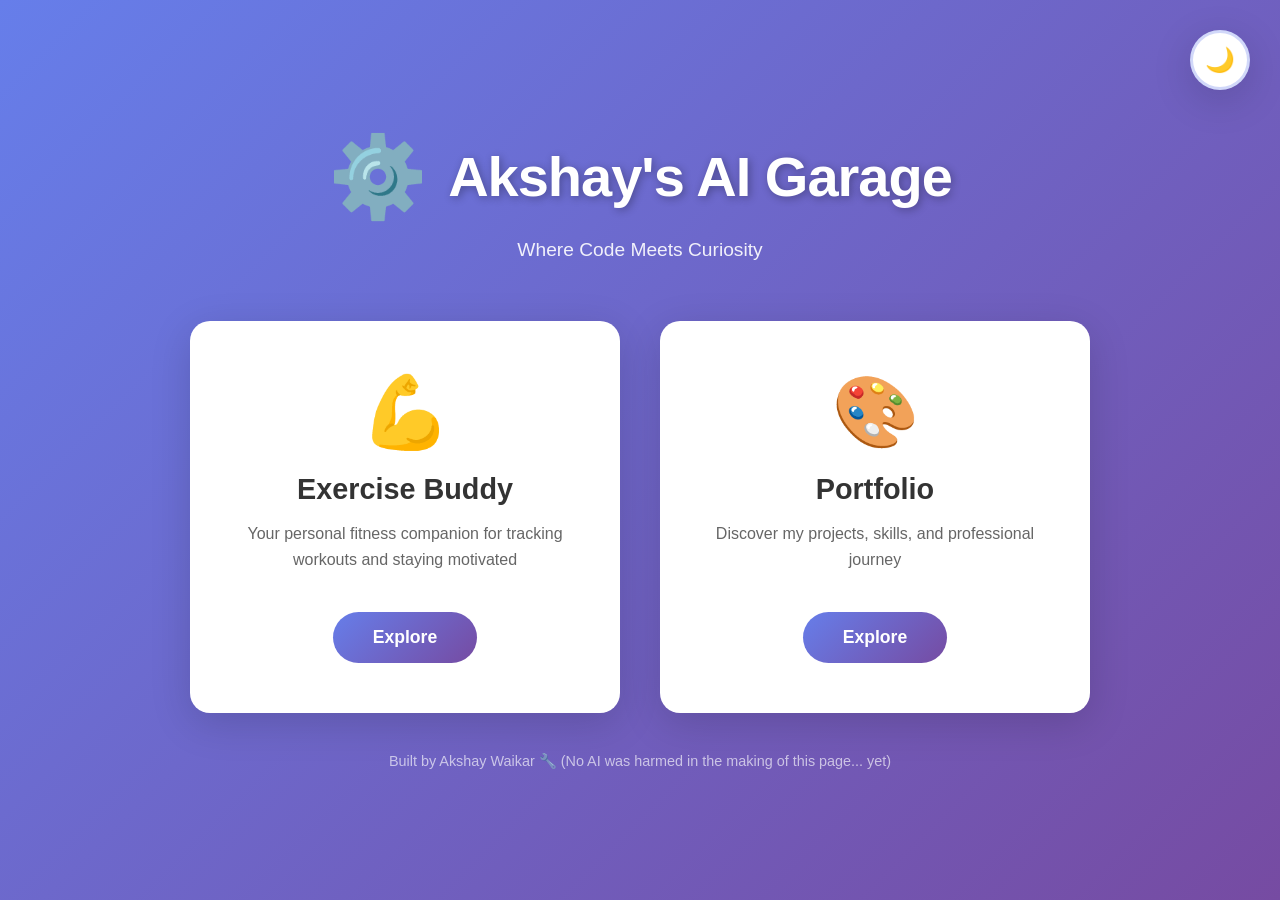
<file: index.html>
<!DOCTYPE html>
<html lang="en">
<head>
    <meta charset="UTF-8">
    <meta name="viewport" content="width=device-width, initial-scale=1.0">
    <title>Akshay's AI Garage</title>
    <style>
        :root {
            --bg-primary: linear-gradient(135deg, #667eea 0%, #764ba2 100%);
            --bg-secondary: #ffffff;
            --text-primary: #ffffff;
            --text-secondary: #333333;
            --text-tertiary: #666666;
            --shadow: 0 10px 40px rgba(0, 0, 0, 0.15);
            --shadow-hover: 0 20px 60px rgba(0, 0, 0, 0.25);
        }

        body.dark-mode {
            --bg-primary: linear-gradient(135deg, #1a1a2e 0%, #16213e 100%);
            --bg-secondary: #2a2a3e;
            --text-primary: #f0f0f0;
            --text-secondary: #e0e0e0;
            --text-tertiary: #b0b0b0;
            --shadow: 0 10px 40px rgba(0, 0, 0, 0.5);
            --shadow-hover: 0 20px 60px rgba(0, 0, 0, 0.7);
        }

        * {
            margin: 0;
            padding: 0;
            box-sizing: border-box;
        }

        body {
            font-family: 'Segoe UI', Tahoma, Geneva, Verdana, sans-serif;
            background: var(--bg-primary);
            min-height: 100vh;
            display: flex;
            flex-direction: column;
            justify-content: center;
            align-items: center;
            padding: 20px;
            transition: background 0.3s ease;
        }

        .container {
            width: 100%;
            max-width: 900px;
        }

        .header {
            text-align: center;
            margin-bottom: 60px;
            animation: slideDown 0.6s ease-out;
        }

        .header-title {
            display: flex;
            align-items: center;
            justify-content: center;
            gap: 20px;
            margin-bottom: 15px;
        }

        .icon {
            font-size: 80px;
            animation: float 3s ease-in-out infinite;
        }

        h1 {
            font-size: 3.5rem;
            color: white;
            font-weight: 700;
            text-shadow: 2px 2px 8px rgba(0, 0, 0, 0.3);
            letter-spacing: -1px;
        }

        .subtitle {
            font-size: 1.2rem;
            color: rgba(255, 255, 255, 0.9);
            margin-top: 10px;
            font-weight: 300;
        }

        /* Theme Toggle Button */
        .theme-toggle {
            position: fixed;
            top: 30px;
            right: 30px;
            width: 60px;
            height: 60px;
            border-radius: 50%;
            background-color: var(--bg-secondary);
            color: var(--text-secondary);
            border: 3px solid rgba(102, 126, 234, 0.3);
            cursor: pointer;
            display: flex;
            align-items: center;
            justify-content: center;
            font-size: 1.5rem;
            box-shadow: var(--shadow);
            z-index: 1000;
            transition: all 0.3s ease;
        }

        body.dark-mode .theme-toggle {
            color: var(--text-primary);
            border-color: rgba(102, 126, 234, 0.5);
        }

        .theme-toggle:hover {
            transform: scale(1.1) rotate(20deg);
            box-shadow: var(--shadow-hover);
        }

        .theme-toggle:active {
            transform: scale(0.95);
        }

        .cards-container {
            display: grid;
            grid-template-columns: 1fr 1fr;
            gap: 40px;
            margin-bottom: 40px;
            animation: slideUp 0.6s ease-out;
        }

        .card {
            background: var(--bg-secondary);
            border-radius: 20px;
            padding: 50px 30px;
            text-align: center;
            cursor: pointer;
            transition: all 0.3s cubic-bezier(0.4, 0, 0.2, 1);
            box-shadow: var(--shadow);
            text-decoration: none;
            color: inherit;
            display: flex;
            flex-direction: column;
            align-items: center;
            justify-content: center;
            min-height: 320px;
            position: relative;
            overflow: hidden;
        }

        .card::before {
            content: '';
            position: absolute;
            top: 0;
            left: -100%;
            width: 100%;
            height: 100%;
            background: linear-gradient(90deg, transparent, rgba(255, 255, 255, 0.2), transparent);
            transition: left 0.5s ease;
        }

        .card:hover::before {
            left: 100%;
        }

        .card:hover {
            transform: translateY(-15px) scale(1.02);
            box-shadow: var(--shadow-hover);
        }

        .card:active {
            transform: translateY(-10px) scale(0.98);
        }

        .card-icon {
            font-size: 70px;
            margin-bottom: 20px;
            animation: bounce 2s ease-in-out infinite;
        }

        .card:nth-child(2) .card-icon {
            animation-delay: 0.2s;
        }

        .card-title {
            font-size: 1.8rem;
            font-weight: 700;
            margin-bottom: 15px;
            color: var(--text-secondary);
        }

        .card-description {
            font-size: 1rem;
            color: var(--text-tertiary);
            line-height: 1.6;
            margin-bottom: 20px;
        }

        .card-button {
            padding: 15px 40px;
            background: linear-gradient(135deg, #667eea 0%, #764ba2 100%);
            color: white;
            border: none;
            border-radius: 50px;
            font-size: 1.1rem;
            font-weight: 600;
            cursor: pointer;
            transition: all 0.3s ease;
            margin-top: 20px;
        }

        .card-button:hover {
            transform: scale(1.05);
            box-shadow: 0 8px 20px rgba(102, 126, 234, 0.4);
        }

        .card-button:active {
            transform: scale(0.98);
        }

        .footer {
            text-align: center;
            color: rgba(255, 255, 255, 0.8);
            font-size: 0.95rem;
            animation: fadeIn 1s ease-out 0.4s both;
        }

        /* Animations */
        @keyframes slideDown {
            from {
                opacity: 0;
                transform: translateY(-30px);
            }
            to {
                opacity: 1;
                transform: translateY(0);
            }
        }

        @keyframes slideUp {
            from {
                opacity: 0;
                transform: translateY(30px);
            }
            to {
                opacity: 1;
                transform: translateY(0);
            }
        }

        @keyframes float {
            0%, 100% {
                transform: translateY(0px);
            }
            50% {
                transform: translateY(-15px);
            }
        }

        @keyframes bounce {
            0%, 100% {
                transform: scale(1);
            }
            50% {
                transform: scale(1.1);
            }
        }

        @keyframes fadeIn {
            from {
                opacity: 0;
            }
            to {
                opacity: 1;
            }
        }

        /* Responsive Design */
        @media (max-width: 768px) {
            h1 {
                font-size: 2.5rem;
            }

            .icon {
                font-size: 60px;
            }

            .cards-container {
                grid-template-columns: 1fr;
                gap: 30px;
            }

            .card {
                min-height: 280px;
                padding: 40px 25px;
            }

            .card-title {
                font-size: 1.5rem;
            }

            .card-icon {
                font-size: 50px;
            }
        }

        @media (max-width: 480px) {
            h1 {
                font-size: 1.8rem;
            }

            .icon {
                font-size: 50px;
            }

            .header-title {
                gap: 10px;
                flex-direction: column;
            }

            .subtitle {
                font-size: 1rem;
            }

            .card {
                min-height: 250px;
                padding: 30px 20px;
            }

            .card-title {
                font-size: 1.3rem;
            }

            .card-icon {
                font-size: 40px;
            }

            .card-button {
                padding: 12px 30px;
                font-size: 1rem;
            }
        }
    </style>
</head>
<body>
    <div class="container">
        <button class="theme-toggle" id="themeToggle" aria-label="Toggle dark mode">🌙</button>
        <div class="header">
            <div class="header-title">
                <span class="icon">⚙️</span>
                <h1>Akshay's AI Garage</h1>
            </div>
            <p class="subtitle">Where Code Meets Curiosity</p>
        </div>

        <div class="cards-container">
            <a href="excerciseBuddy.html" class="card">
                <span class="card-icon">💪</span>
                <h2 class="card-title">Exercise Buddy</h2>
                <p class="card-description">Your personal fitness companion for tracking workouts and staying motivated</p>
                <button class="card-button">Explore</button>
            </a>

            <a href="portfolio.html" class="card">
                <span class="card-icon">🎨</span>
                <h2 class="card-title">Portfolio</h2>
                <p class="card-description">Discover my projects, skills, and professional journey</p>
                <button class="card-button">Explore</button>
            </a>
        </div>

        <div class="footer">
            <p style="margin-top: 15px; font-size: 0.9rem; opacity: 0.8;">Built by Akshay Waikar 🔧 (No AI was harmed in the making of this page... yet)</p>
        </div>
    </div>

    <script>
        // Theme Toggle Functionality
        const themeToggle = document.getElementById('themeToggle');
        const body = document.body;

        // Load saved theme preference from localStorage
        const savedTheme = localStorage.getItem('theme');
        if (savedTheme === 'dark') {
            body.classList.add('dark-mode');
            themeToggle.textContent = '☀️';
        }

        // Theme toggle click handler
        themeToggle.addEventListener('click', () => {
            body.classList.toggle('dark-mode');
            
            if (body.classList.contains('dark-mode')) {
                themeToggle.textContent = '☀️';
                localStorage.setItem('theme', 'dark');
            } else {
                themeToggle.textContent = '🌙';
                localStorage.setItem('theme', 'light');
            }
        });

        // Optional: Check system preference if no saved theme
        if (!savedTheme) {
            const prefersDark = window.matchMedia('(prefers-color-scheme: dark)').matches;
            if (prefersDark) {
                body.classList.add('dark-mode');
                themeToggle.textContent = '☀️';
                localStorage.setItem('theme', 'dark');
            }
        }
    </script>
</body>
</html>
</file>
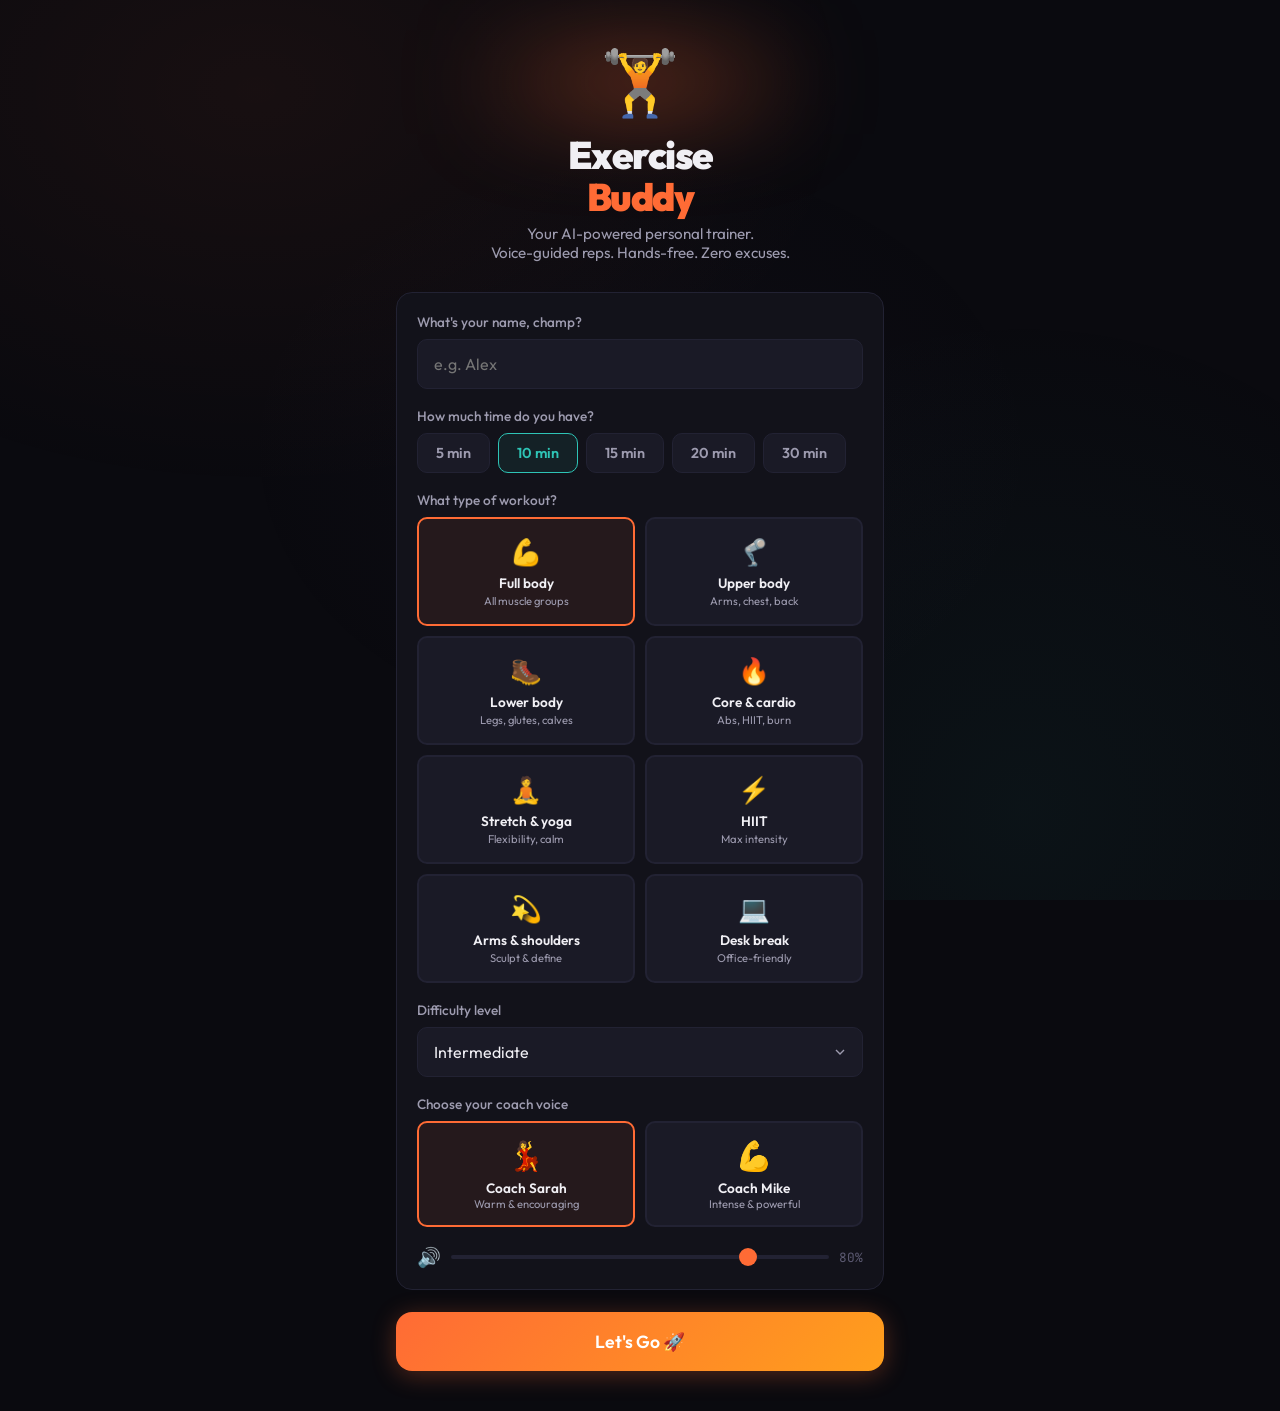
<file: excerciseBuddy.html>
<!DOCTYPE html>
<html lang="en">
<head>
<meta charset="UTF-8">
<meta name="viewport" content="width=device-width, initial-scale=1.0">
<script src="https://js.puter.com/v2"></script>
<title>Exercise Buddy</title>
<link href="https://fonts.googleapis.com/css2?family=Outfit:wght@300;400;500;600;700;800;900&family=JetBrains+Mono:wght@400;600;700&display=swap" rel="stylesheet">
<style>
*{margin:0;padding:0;box-sizing:border-box}
:root{--bg:#0a0a0f;--surface:#12121a;--surface2:#1a1a26;--surface3:#222233;--accent:#ff6b35;--accent2:#ff9f1c;--accent-glow:rgba(255,107,53,0.3);--teal:#2ec4b6;--teal-dim:#1a8a80;--teal-glow:rgba(46,196,182,0.25);--pink:#ff477e;--purple:#7b5ea7;--text:#f0eff4;--text2:#9d9baf;--text3:#5c5a72;--success:#4ade80;--danger:#ef4444;--radius:16px;--radius-sm:10px}
html{scroll-behavior:smooth}body{font-family:'Outfit',sans-serif;background:var(--bg);color:var(--text);min-height:100vh;overflow-x:hidden}.mono{font-family:'JetBrains Mono',monospace}
.bg-mesh{position:fixed;inset:0;z-index:0;pointer-events:none;background:radial-gradient(ellipse 600px 400px at 20% 10%,rgba(255,107,53,0.06),transparent),radial-gradient(ellipse 500px 500px at 80% 90%,rgba(46,196,182,0.05),transparent),radial-gradient(ellipse 400px 300px at 50% 50%,rgba(123,94,167,0.04),transparent)}
.container{position:relative;z-index:1;max-width:520px;margin:0 auto;padding:20px 16px 40px}
h1{font-size:2.4rem;font-weight:900;letter-spacing:-1.5px;line-height:1.1}h2{font-size:1.5rem;font-weight:700;letter-spacing:-0.5px}h3{font-size:1.1rem;font-weight:600}
.accent{color:var(--accent)}.teal{color:var(--teal)}.text2{color:var(--text2)}.text3{color:var(--text3)}
.btn{display:inline-flex;align-items:center;justify-content:center;gap:8px;padding:14px 28px;border:none;border-radius:var(--radius);font-family:inherit;font-size:1rem;font-weight:600;cursor:pointer;transition:all .2s;overflow:hidden}
.btn-primary{background:linear-gradient(135deg,var(--accent),var(--accent2));color:#fff;box-shadow:0 4px 24px var(--accent-glow)}.btn-primary:hover{transform:translateY(-2px)}.btn-primary:active{transform:scale(0.97)}
.btn-secondary{background:var(--surface2);color:var(--text);border:1px solid var(--surface3)}.btn-teal{background:linear-gradient(135deg,var(--teal),var(--teal-dim));color:#fff}.btn-danger{background:var(--danger);color:#fff}
.btn-full{width:100%}.btn-lg{padding:18px 32px;font-size:1.1rem}
.card{background:var(--surface);border:1px solid var(--surface3);border-radius:var(--radius);padding:20px;margin-bottom:14px}
.input-group{margin-bottom:18px}.input-group label{display:block;font-size:0.85rem;font-weight:500;color:var(--text2);margin-bottom:8px}
.input-group input,.input-group select{width:100%;padding:14px 16px;background:var(--surface2);border:1.5px solid var(--surface3);border-radius:var(--radius-sm);color:var(--text);font-family:inherit;font-size:1rem;transition:border-color .2s;appearance:none;-webkit-appearance:none}
.input-group input:focus,.input-group select:focus{outline:none;border-color:var(--accent)}
.input-group select{background-image:url("data:image/svg+xml,%3Csvg xmlns='http://www.w3.org/2000/svg' width='16' height='16' viewBox='0 0 24 24' fill='none' stroke='%239d9baf' stroke-width='2'%3E%3Cpath d='M6 9l6 6 6-6'/%3E%3C/svg%3E");background-repeat:no-repeat;background-position:right 14px center;padding-right:40px}
.voice-pick{display:flex;gap:10px;margin-bottom:18px}.voice-opt{flex:1;padding:14px;border-radius:var(--radius-sm);border:2px solid var(--surface3);background:var(--surface2);text-align:center;cursor:pointer;transition:all .25s}.voice-opt.active{border-color:var(--accent);background:rgba(255,107,53,0.08)}.voice-opt .emoji{font-size:1.8rem;margin-bottom:6px}.voice-opt .vlabel{font-size:0.85rem;font-weight:600}.voice-opt .vsub{font-size:0.7rem;color:var(--text2)}
.time-chips{display:flex;flex-wrap:wrap;gap:8px}.time-chip{padding:10px 18px;border-radius:var(--radius-sm);border:1.5px solid var(--surface3);background:var(--surface2);cursor:pointer;font-weight:600;font-size:0.9rem;transition:all .2s;color:var(--text2)}.time-chip.active{border-color:var(--teal);color:var(--teal);background:rgba(46,196,182,0.08)}
.screen{display:none;animation:fadeUp .4s ease}.screen.active{display:block}
@keyframes fadeUp{from{opacity:0;transform:translateY(16px)}to{opacity:1;transform:translateY(0)}}
@keyframes countPop{0%{transform:scale(0.5);opacity:0}50%{transform:scale(1.3)}100%{transform:scale(1);opacity:1}}
@keyframes ring{0%{box-shadow:0 0 0 0 var(--accent-glow)}70%{box-shadow:0 0 0 20px transparent}100%{box-shadow:0 0 0 0 transparent}}
@keyframes pulse{0%,100%{transform:scale(1)}50%{transform:scale(1.05)}}
@keyframes beatPulse{0%,100%{transform:scale(1)}50%{transform:scale(1.08)}}
.progress-ring{position:relative;width:220px;height:220px;margin:0 auto 20px}.progress-ring svg{transform:rotate(-90deg)}.progress-ring .track{fill:none;stroke:var(--surface3);stroke-width:8}.progress-ring .fill{fill:none;stroke:var(--accent);stroke-width:8;stroke-linecap:round;transition:stroke-dashoffset .5s ease}
.ring-center{position:absolute;inset:0;display:flex;flex-direction:column;align-items:center;justify-content:center}.ring-count{font-family:'JetBrains Mono',monospace;font-size:3.6rem;font-weight:700;line-height:1}.ring-label{font-size:0.85rem;color:var(--text2);margin-top:4px}
.exercise-card{display:flex;gap:14px;align-items:center;padding:14px;border-radius:var(--radius-sm);background:var(--surface2);border:1px solid var(--surface3);margin-bottom:8px;transition:all .3s}.exercise-card.active-ex{border-color:var(--accent);background:rgba(255,107,53,0.06);box-shadow:0 0 20px rgba(255,107,53,0.1)}.exercise-card.done-ex{opacity:0.5;border-color:var(--success)}
.ex-num{width:36px;height:36px;border-radius:50%;display:flex;align-items:center;justify-content:center;font-weight:700;font-size:0.85rem;flex-shrink:0}.ex-num-pending{background:var(--surface3);color:var(--text3)}.ex-num-active{background:var(--accent);color:#fff;animation:ring 1.5s infinite}.ex-num-done{background:var(--success);color:#000}
.ex-info{flex:1}.ex-name{font-weight:600;font-size:0.95rem}.ex-meta{font-size:0.75rem;color:var(--text2);margin-top:2px}
.badge{display:inline-flex;align-items:center;padding:4px 10px;border-radius:20px;font-size:0.75rem;font-weight:600}.badge-accent{background:rgba(255,107,53,0.15);color:var(--accent)}.badge-teal{background:rgba(46,196,182,0.15);color:var(--teal)}
.rest-overlay{position:fixed;inset:0;z-index:100;background:rgba(10,10,15,0.92);display:none;align-items:center;justify-content:center;flex-direction:column}.rest-overlay.show{display:flex}.rest-count{font-family:'JetBrains Mono',monospace;font-size:6rem;font-weight:800;color:var(--teal);animation:countPop .5s ease}.rest-label{font-size:1.2rem;color:var(--text2);margin-bottom:16px}.rest-skip{padding:12px 32px;background:var(--surface3);border:none;color:var(--text);border-radius:var(--radius-sm);font-family:inherit;font-size:0.95rem;cursor:pointer;margin-top:20px}
.summary-stat{text-align:center;padding:20px;border-radius:var(--radius);background:var(--surface2);border:1px solid var(--surface3)}.stat-val{font-family:'JetBrains Mono',monospace;font-size:2.2rem;font-weight:700;line-height:1}.stat-label{font-size:0.8rem;color:var(--text2);margin-top:6px}.stat-grid{display:grid;grid-template-columns:repeat(2,minmax(0,1fr));gap:10px;margin-bottom:20px}
.confetti{position:fixed;top:0;left:0;width:100%;height:100%;pointer-events:none;z-index:200}
.hero-graphic{text-align:center;margin:30px 0 20px;font-size:4rem;line-height:1;position:relative}.hero-graphic::after{content:'';position:absolute;inset:-20px;background:radial-gradient(circle,var(--accent-glow),transparent 70%);z-index:-1;filter:blur(40px)}
.volume-bar{display:flex;align-items:center;gap:10px;margin-top:12px}.volume-bar input[type=range]{flex:1;-webkit-appearance:none;height:4px;border-radius:2px;background:var(--surface3);outline:none}.volume-bar input[type=range]::-webkit-slider-thumb{-webkit-appearance:none;width:18px;height:18px;border-radius:50%;background:var(--accent);cursor:pointer}.vol-icon{font-size:1.2rem;cursor:pointer}
.workout-header{display:flex;align-items:center;justify-content:space-between;margin-bottom:16px}.workout-timer{font-family:'JetBrains Mono',monospace;font-size:1rem;color:var(--teal);background:rgba(46,196,182,0.1);padding:6px 14px;border-radius:20px}
.motivation-banner{background:linear-gradient(135deg,rgba(255,107,53,0.1),rgba(46,196,182,0.1));border:1px solid var(--surface3);border-radius:var(--radius);padding:16px;margin-bottom:16px;text-align:center;font-style:italic;color:var(--text2);font-size:0.9rem}
.ex-type-grid{display:grid;grid-template-columns:repeat(2,minmax(0,1fr));gap:10px;margin-bottom:18px}.ex-type-card{padding:16px 10px;border-radius:var(--radius-sm);border:2px solid var(--surface3);background:var(--surface2);text-align:center;cursor:pointer;transition:all .25s}.ex-type-card:hover{background:var(--surface3)}.ex-type-card.active{border-color:var(--accent);background:rgba(255,107,53,0.08)}.ex-type-icon{font-size:1.6rem;margin-bottom:6px}.ex-type-name{font-size:0.85rem;font-weight:600}.ex-type-sub{font-size:0.7rem;color:var(--text2);margin-top:2px}
.streak-flame{display:inline-flex;align-items:center;gap:4px;font-size:0.8rem;font-weight:600;color:var(--accent2)}
.music-bar{display:flex;align-items:center;gap:10px;background:var(--surface2);border:1px solid var(--surface3);border-radius:var(--radius-sm);padding:10px 14px;margin-bottom:16px}.music-bar .track-name{flex:1;font-size:0.8rem;color:var(--text2);white-space:nowrap;overflow:hidden;text-overflow:ellipsis}.music-bar .track-name span{color:var(--accent);font-weight:600}
.music-btn{width:34px;height:34px;border-radius:50%;border:1px solid var(--surface3);background:var(--surface2);color:var(--text);display:flex;align-items:center;justify-content:center;cursor:pointer;font-size:1rem;transition:all .2s}.music-btn:hover{background:var(--surface3)}.music-btn.playing{background:var(--accent);color:#fff;border-color:var(--accent);animation:beatPulse .5s ease infinite}
.rep-auto-info{background:rgba(46,196,182,0.08);border:1px solid rgba(46,196,182,0.2);border-radius:var(--radius-sm);padding:12px 16px;text-align:center;margin-bottom:16px;font-size:0.85rem;color:var(--teal)}
.speed-ctrl{display:flex;align-items:center;gap:8px;justify-content:center;margin-bottom:16px}.speed-ctrl label{font-size:0.8rem;color:var(--text2)}
.speed-chip{padding:6px 14px;border-radius:20px;border:1px solid var(--surface3);background:var(--surface2);cursor:pointer;font-size:0.8rem;font-weight:600;color:var(--text2);transition:all .2s}.speed-chip.active{border-color:var(--accent);color:var(--accent);background:rgba(255,107,53,0.08)}
</style>
</head>
<body>
<div class="bg-mesh"></div>
<div class="container">
<div class="screen active" id="screen-setup">
<div class="hero-graphic">&#127947;&#65039;</div>
<h1 style="text-align:center;margin-bottom:6px">Exercise<br><span class="accent">Buddy</span></h1>
<p style="text-align:center;color:var(--text2);margin-bottom:30px;font-size:0.95rem">Your AI-powered personal trainer.<br>Voice-guided reps. Hands-free. Zero excuses.</p>
<div class="card">
<div class="input-group"><label>What's your name, champ?</label><input type="text" id="userName" placeholder="e.g. Alex" maxlength="20" autocomplete="off"></div>
<div class="input-group"><label>How much time do you have?</label>
<div class="time-chips"><div class="time-chip" data-min="5">5 min</div><div class="time-chip active" data-min="10">10 min</div><div class="time-chip" data-min="15">15 min</div><div class="time-chip" data-min="20">20 min</div><div class="time-chip" data-min="30">30 min</div></div></div>
<div class="input-group"><label>What type of workout?</label>
<div class="ex-type-grid">
<div class="ex-type-card active" data-type="fullbody"><div class="ex-type-icon">&#128170;</div><div class="ex-type-name">Full body</div><div class="ex-type-sub">All muscle groups</div></div>
<div class="ex-type-card" data-type="upper"><div class="ex-type-icon">&#129471;</div><div class="ex-type-name">Upper body</div><div class="ex-type-sub">Arms, chest, back</div></div>
<div class="ex-type-card" data-type="lower"><div class="ex-type-icon">&#129406;</div><div class="ex-type-name">Lower body</div><div class="ex-type-sub">Legs, glutes, calves</div></div>
<div class="ex-type-card" data-type="core"><div class="ex-type-icon">&#128293;</div><div class="ex-type-name">Core & cardio</div><div class="ex-type-sub">Abs, HIIT, burn</div></div>
<div class="ex-type-card" data-type="stretch"><div class="ex-type-icon">&#129496;</div><div class="ex-type-name">Stretch & yoga</div><div class="ex-type-sub">Flexibility, calm</div></div>
<div class="ex-type-card" data-type="hiit"><div class="ex-type-icon">&#9889;</div><div class="ex-type-name">HIIT</div><div class="ex-type-sub">Max intensity</div></div>
<div class="ex-type-card" data-type="arms"><div class="ex-type-icon">&#128171;</div><div class="ex-type-name">Arms & shoulders</div><div class="ex-type-sub">Sculpt & define</div></div>
<div class="ex-type-card" data-type="desk"><div class="ex-type-icon">&#128187;</div><div class="ex-type-name">Desk break</div><div class="ex-type-sub">Office-friendly</div></div>
</div></div>
<div class="input-group"><label>Difficulty level</label>
<select id="difficulty"><option value="beginner">Beginner</option><option value="intermediate" selected>Intermediate</option><option value="advanced">Advanced — Beast mode</option></select></div>
<label style="font-size:0.85rem;font-weight:500;color:var(--text2);margin-bottom:8px;display:block">Choose your coach voice</label>
<div class="voice-pick">
<div class="voice-opt active" data-voice="female"><div class="emoji">&#128131;</div><div class="vlabel">Coach Sarah</div><div class="vsub">Warm &amp; encouraging</div></div>
<div class="voice-opt" data-voice="male"><div class="emoji">&#128170;</div><div class="vlabel">Coach Mike</div><div class="vsub">Intense &amp; powerful</div></div>
</div>
<div class="volume-bar"><span class="vol-icon" id="volToggle">&#128266;</span><input type="range" id="volSlider" min="0" max="1" step="0.1" value="0.8"><span class="mono" style="font-size:0.8rem;color:var(--text3)" id="volLabel">80%</span></div>
</div>
<button class="btn btn-primary btn-full btn-lg" id="btnStart" style="margin-top:8px">Let's Go &#128640;</button>
</div>

<div class="screen" id="screen-workout">
<div class="workout-header"><div><h2 id="workoutTitle">Workout</h2><p class="text2" style="font-size:0.85rem" id="workoutSub"></p></div><div class="workout-timer" id="totalTimer">00:00</div></div>
<div class="music-bar"><button class="music-btn" id="btnMusicToggle">&#9654;</button><div class="track-name">&#127925; <span id="trackNameLabel">Ready</span></div><button class="music-btn" id="btnMusicNext">&#9197;</button><input type="range" id="musicVol" min="0" max="1" step="0.1" value="0.35" style="width:60px;-webkit-appearance:none;height:3px;border-radius:2px;background:var(--surface3);outline:none"></div>
<div class="motivation-banner" id="motivationBanner">"The only bad workout is the one that didn't happen."</div>
<div class="rep-auto-info" id="repAutoInfo">&#127908; Hands-free mode — Voice counts your reps automatically</div>
<div class="speed-ctrl" id="speedCtrl"><label>Rep pace:</label><div class="speed-chip" data-speed="slow">Slow</div><div class="speed-chip active" data-speed="normal">Normal</div><div class="speed-chip" data-speed="fast">Fast</div></div>
<div class="progress-ring"><svg width="220" height="220" viewBox="0 0 220 220"><circle class="track" cx="110" cy="110" r="100"/><circle class="fill" id="ringFill" cx="110" cy="110" r="100" stroke-dasharray="628.3" stroke-dashoffset="628.3"/></svg><div class="ring-center"><div class="ring-count" id="repCount">0</div><div class="ring-label" id="repLabel">reps remaining</div></div></div>
<div style="display:flex;gap:10px;margin-bottom:20px;justify-content:center">
<button class="btn btn-secondary" id="btnPause">&#10074;&#10074; Pause</button>
<button class="btn btn-secondary" id="btnSkipEx">Skip &#9193;</button>
<button class="btn btn-danger" id="btnQuit" style="padding:14px 18px">&#9632; End</button>
</div>
<h3 style="margin-bottom:10px;color:var(--text2);font-size:0.85rem;letter-spacing:0.5px">WORKOUT TIMELINE</h3>
<div id="exerciseList"></div>
</div>

<div class="rest-overlay" id="restOverlay"><div class="rest-label">Rest up... next exercise coming</div><div class="rest-count" id="restCount">15</div><p style="color:var(--text3);margin-top:8px;font-size:0.9rem" id="restNextLabel"></p><button class="rest-skip" id="btnSkipRest">Skip rest &#9654;</button></div>

<div class="screen" id="screen-summary">
<div style="text-align:center;margin:30px 0 10px;font-size:3.5rem">&#127942;</div>
<h1 style="text-align:center;margin-bottom:4px">Workout<br><span class="accent">Complete!</span></h1>
<p style="text-align:center;color:var(--text2);margin-bottom:24px" id="summaryGreeting">Great work!</p>
<div class="stat-grid">
<div class="summary-stat"><div class="stat-val teal" id="sumCal">0</div><div class="stat-label">Est. calories burned</div></div>
<div class="summary-stat"><div class="stat-val accent" id="sumTime">0:00</div><div class="stat-label">Total time</div></div>
<div class="summary-stat"><div class="stat-val" id="sumReps">0</div><div class="stat-label">Total reps</div></div>
<div class="summary-stat"><div class="stat-val" style="color:var(--pink)" id="sumExCount">0</div><div class="stat-label">Exercises done</div></div>
</div>
<div class="card"><h3 style="margin-bottom:12px">Breakdown</h3><div id="sumExList"></div></div>
<div class="card" style="text-align:center"><div class="streak-flame" style="justify-content:center;margin-bottom:6px">&#128293; Streak tip</div><p style="color:var(--text2);font-size:0.85rem">Come back tomorrow! Consistency beats intensity.</p></div>
<button class="btn btn-primary btn-full btn-lg" id="btnRestart" style="margin-top:8px">Do Another Workout &#128260;</button>
</div>
</div>
<canvas class="confetti" id="confettiCanvas"></canvas>
<script>
const EX={
fullbody:[{n:"Jumping Jacks",t:"r",r:20,c:.3,m:"Full body"},{n:"Push-ups",t:"r",r:12,c:.5,m:"Chest, Arms"},{n:"Bodyweight Squats",t:"r",r:15,c:.4,m:"Legs, Glutes"},{n:"Plank Hold",t:"s",d:30,c:.15,m:"Core"},{n:"Lunges",t:"r",r:12,c:.4,m:"Legs"},{n:"Burpees",t:"r",r:8,c:.8,m:"Full body"},{n:"Mountain Climbers",t:"r",r:20,c:.5,m:"Core, Cardio"},{n:"Tricep Dips",t:"r",r:10,c:.4,m:"Arms"},{n:"High Knees",t:"r",r:24,c:.4,m:"Cardio"},{n:"Superman Hold",t:"s",d:20,c:.12,m:"Back"},{n:"Bicycle Crunches",t:"r",r:16,c:.3,m:"Core"},{n:"Wall Sit",t:"s",d:25,c:.15,m:"Legs"}],
upper:[{n:"Push-ups",t:"r",r:15,c:.5,m:"Chest"},{n:"Diamond Push-ups",t:"r",r:10,c:.55,m:"Triceps"},{n:"Arm Circles",t:"r",r:20,c:.15,m:"Shoulders"},{n:"Pike Push-ups",t:"r",r:8,c:.6,m:"Shoulders"},{n:"Tricep Dips",t:"r",r:12,c:.4,m:"Triceps"},{n:"Plank Shoulder Taps",t:"r",r:16,c:.35,m:"Core, Arms"},{n:"Wide Push-ups",t:"r",r:12,c:.5,m:"Chest"},{n:"Inchworms",t:"r",r:8,c:.5,m:"Full upper"},{n:"Superman Pulls",t:"r",r:12,c:.3,m:"Back"},{n:"Plank Hold",t:"s",d:30,c:.15,m:"Core"}],
lower:[{n:"Bodyweight Squats",t:"r",r:20,c:.4,m:"Quads, Glutes"},{n:"Lunges",t:"r",r:16,c:.4,m:"Legs"},{n:"Glute Bridges",t:"r",r:15,c:.3,m:"Glutes"},{n:"Calf Raises",t:"r",r:20,c:.2,m:"Calves"},{n:"Jump Squats",t:"r",r:10,c:.7,m:"Legs, Cardio"},{n:"Wall Sit",t:"s",d:30,c:.15,m:"Quads"},{n:"Sumo Squats",t:"r",r:15,c:.4,m:"Inner thighs"},{n:"Single Leg Deadlift",t:"r",r:10,c:.4,m:"Hamstrings"},{n:"Side Lunges",t:"r",r:12,c:.35,m:"Legs"},{n:"Donkey Kicks",t:"r",r:16,c:.25,m:"Glutes"}],
core:[{n:"Crunches",t:"r",r:20,c:.25,m:"Abs"},{n:"Plank Hold",t:"s",d:30,c:.15,m:"Core"},{n:"Mountain Climbers",t:"r",r:24,c:.5,m:"Core, Cardio"},{n:"Bicycle Crunches",t:"r",r:20,c:.3,m:"Obliques"},{n:"Leg Raises",t:"r",r:12,c:.35,m:"Lower abs"},{n:"Russian Twists",t:"r",r:20,c:.3,m:"Obliques"},{n:"Flutter Kicks",t:"r",r:24,c:.3,m:"Lower abs"},{n:"Side Plank",t:"s",d:20,c:.12,m:"Obliques"},{n:"Dead Bug",t:"r",r:12,c:.25,m:"Core"},{n:"V-ups",t:"r",r:10,c:.4,m:"Full core"}],
stretch:[{n:"Neck Rolls",t:"s",d:20,c:.05,m:"Neck"},{n:"Cat-Cow Stretch",t:"s",d:25,c:.05,m:"Spine"},{n:"Downward Dog",t:"s",d:25,c:.08,m:"Full body"},{n:"Standing Quad Stretch",t:"s",d:20,c:.05,m:"Quads"},{n:"Seated Hamstring Stretch",t:"s",d:25,c:.05,m:"Hamstrings"},{n:"Child's Pose",t:"s",d:30,c:.04,m:"Back, Hips"},{n:"Pigeon Pose",t:"s",d:25,c:.05,m:"Hips"},{n:"Chest Opener",t:"s",d:20,c:.04,m:"Chest"},{n:"Spinal Twist",t:"s",d:20,c:.04,m:"Spine"},{n:"Butterfly Stretch",t:"s",d:25,c:.05,m:"Inner thighs"}],
hiit:[{n:"Burpees",t:"r",r:10,c:.8,m:"Full body"},{n:"Jump Squats",t:"r",r:15,c:.7,m:"Legs"},{n:"High Knees",t:"r",r:30,c:.5,m:"Cardio"},{n:"Tuck Jumps",t:"r",r:8,c:.9,m:"Legs, Core"},{n:"Speed Skaters",t:"r",r:16,c:.6,m:"Legs, Cardio"},{n:"Plank Jacks",t:"r",r:16,c:.5,m:"Core, Cardio"},{n:"Star Jumps",t:"r",r:12,c:.6,m:"Full body"},{n:"Mountain Climbers",t:"r",r:24,c:.5,m:"Core, Cardio"},{n:"Squat Thrusts",t:"r",r:10,c:.7,m:"Full body"},{n:"Box Jumps",t:"r",r:10,c:.65,m:"Legs"}],
arms:[{n:"Push-ups",t:"r",r:14,c:.5,m:"Chest, Triceps"},{n:"Diamond Push-ups",t:"r",r:10,c:.55,m:"Triceps"},{n:"Tricep Dips",t:"r",r:14,c:.4,m:"Triceps"},{n:"Pike Push-ups",t:"r",r:10,c:.6,m:"Shoulders"},{n:"Arm Circles",t:"r",r:20,c:.15,m:"Shoulders"},{n:"Plank Shoulder Taps",t:"r",r:20,c:.35,m:"Core, Shoulders"},{n:"Commando Plank",t:"r",r:10,c:.45,m:"Arms, Core"},{n:"Isometric Bicep Hold",t:"s",d:20,c:.1,m:"Biceps"},{n:"Plank to Push-up",t:"r",r:8,c:.5,m:"Arms, Core"},{n:"Wall Push-ups",t:"r",r:18,c:.3,m:"Chest"}],
desk:[{n:"Seated Leg Raises",t:"r",r:14,c:.15,m:"Core, Quads"},{n:"Chair Squats",t:"r",r:12,c:.3,m:"Legs"},{n:"Desk Push-ups",t:"r",r:12,c:.3,m:"Chest, Arms"},{n:"Shoulder Shrugs",t:"r",r:16,c:.08,m:"Shoulders"},{n:"Seated Spinal Twist",t:"s",d:15,c:.04,m:"Spine"},{n:"Calf Raises",t:"r",r:20,c:.15,m:"Calves"},{n:"Wrist Circles",t:"r",r:16,c:.03,m:"Wrists"},{n:"Neck Rolls",t:"s",d:15,c:.03,m:"Neck"},{n:"Wall Sit",t:"s",d:20,c:.12,m:"Quads"},{n:"Standing March",t:"r",r:24,c:.2,m:"Cardio"},{n:"Tricep Dips (chair)",t:"r",r:10,c:.35,m:"Triceps"},{n:"Standing Side Bends",t:"r",r:16,c:.1,m:"Obliques"}]
};
const MOTIV=["You're stronger than you think!","One more rep, you got this!","Push through, your future self will thank you!","Don't stop when tired, stop when done!","Champions are made when nobody's watching!","Every rep counts!","Breathe. Focus. Dominate.","This is YOUR time!","Feel the burn, it's working!","You're a machine!","Almost there, finish strong!"];
const VL_F={start:["Okay NAME, let's do this! I'll count every rep for you, just follow my voice.","Hey NAME! I've got your count, you just focus on the movement.","Let's crush this NAME. Hands free, I handle the counting."],exercise:["Alright, EX is next. Get in position, counting starts in 3 seconds.","Okay, EX! Set yourself up, counting begins shortly.","Here we go, EX! Find your form, I'll start counting soon."],halfway:["Halfway there, keep that rhythm!","You're at the halfway mark, stay with me!","Nice! Half done, don't slow down!"],mid:["Beautiful!","Good pace!","Keep it up!","Great form!","Nice!","Strong!","That's it!","Love it!","Perfect!","Right there!"],done:["And that's a wrap! Amazing work today NAME.","Workout complete! NAME you crushed it.","Done! NAME that was incredible."],rest:["Take a breather, you earned it.","Nice work. Rest a moment.","Quick recovery, shake it out."],cd:["3, 2, 1, let's go!","3, 2, 1, start!","In 3, 2, 1, begin!"],tick:["5 seconds left!","Almost, keep holding!","3, 2, 1, done!"],exDone:["Nicely done!","Great set!","Excellent!","Boom, moving on!","Perfect!"]};
const VL_M={start:["NAME, let's get after it! I'm counting, you just go hard.","Alright NAME, game time! Focus on form, I've got the count.","NAME, no excuses. I call every rep. Let's build."],exercise:["Next up, EX. Get set, counting in 3.","EX, let's go! Get in position, count starts soon.","Time for EX! Set up, starting shortly."],halfway:["Halfway! Dig deeper!","Half done, don't quit on me!","Halfway, turn it up!"],mid:["Boom!","Let's go!","Crushing it!","Power!","Beast mode!","That's it!","Again!","Solid!","Strong!","Money!"],done:["That's how it's done NAME! Demolished.","NAME you legend. Complete.","Done! NAME, respect. That was fire."],rest:["Catch your breath. Again shortly.","Quick break. Stay ready.","Rest up. Next round coming."],cd:["3, 2, 1, go!","3, 2, 1, attack!","In 3, 2, 1, let's go!"],tick:["5 seconds, hold strong!","Almost, don't break!","3, 2, 1, done!"],exDone:["That's a set!","Smashed it!","Done, let's move!","Clean!","Locked in!"]};

let S={name:"",min:10,type:"fullbody",diff:"intermediate",vg:"female",vol:.8,exs:[],ci:0,cr:0,tr:0,tc:0,tt:0,ed:0,st:0,ti:null,ri:null,si:null,rpi:null,cdt:null,ast:null,vm:false,paused:false,rs:"normal",mp:false,ct:0,tsi:null,active:false};
const $=id=>document.getElementById(id);
const synth=window.speechSynthesis;let voices=[];
function ldv(){voices=synth.getVoices();if(!voices.length)synth.addEventListener('voiceschanged',()=>{voices=synth.getVoices()})}ldv();
function gv(g){if(!voices.length)voices=synth.getVoices();const p=g==='female'?['Microsoft Jenny Online','Google US English','Samantha','Google UK English Female','Zira','Karen','Ava','Aria']:['Microsoft Guy Online','Microsoft Ryan Online','Google UK English Male','Daniel','Alex','Microsoft David','Tom'];for(const n of p){const v=voices.find(v=>v.name.includes(n));if(v)return v}const l=voices.filter(v=>v.lang.startsWith('en'));return g==='female'?l.find(v=>/female|woman|jenny|samantha|ava|aria|zira|karen/i.test(v.name))||l[0]:l.find(v=>/male|man|guy|ryan|david|daniel|tom|alex/i.test(v.name))||l[1]||l[0]}
let sq=[],isp=false,curAudio=null;
function speak(t,o={}){if(S.vm||!S.active||!t)return;sq.push({t,o});if(!isp)pq()}
function pq(){if(!sq.length){isp=false;return}isp=true;const{t,o}=sq.shift();fb(t,o)}
function fb(t,o={}){try{synth.cancel()}catch(e){}const u=new SpeechSynthesisUtterance(t);const v=gv(S.vg);if(v)u.voice=v;u.rate=o.rate||1.0;u.pitch=1.0;u.volume=S.vol;u.onend=()=>{isp=false;pq()};u.onerror=()=>{isp=false;pq()};synth.speak(u)}
function gl(){return S.vg==='female'?VL_F:VL_M}function pk(a){return a[Math.floor(Math.random()*a.length)]}function nm(t){return t.replace(/NAME/g,S.name||'buddy')}function exn(t,e){return t.replace(/EX/g,e)}

// MUSIC ENGINE - Real instrumental gym tracks (no lyrics)
const TK=[{name:"Workout Beat 1",url:"https://www.soundhelix.com/examples/mp3/SoundHelix-Song-1.mp3"},{name:"Workout Beat 2",url:"https://www.soundhelix.com/examples/mp3/SoundHelix-Song-2.mp3"},{name:"Workout Beat 3",url:"https://www.soundhelix.com/examples/mp3/SoundHelix-Song-3.mp3"},{name:"Workout Beat 4",url:"https://www.soundhelix.com/examples/mp3/SoundHelix-Song-4.mp3"},{name:"Workout Beat 5",url:"https://www.soundhelix.com/examples/mp3/SoundHelix-Song-5.mp3"},{name:"Workout Beat 6",url:"https://www.soundhelix.com/examples/mp3/SoundHelix-Song-6.mp3"},{name:"Workout Beat 7",url:"https://www.soundhelix.com/examples/mp3/SoundHelix-Song-7.mp3"},{name:"Workout Beat 8",url:"https://www.soundhelix.com/examples/mp3/SoundHelix-Song-8.mp3"},{name:"Workout Beat 9",url:"https://www.soundhelix.com/examples/mp3/SoundHelix-Song-9.mp3"},{name:"Workout Beat 10",url:"https://www.soundhelix.com/examples/mp3/SoundHelix-Song-10.mp3"}];
let musicEl=null,mvol=0.35;
function ia(){if(!musicEl){musicEl=new Audio();musicEl.loop=true;musicEl.volume=mvol;musicEl.preload="auto"}}
function pt(i){ia();S.ct=i%TK.length;const t=TK[S.ct];$('trackNameLabel').textContent=t.name;musicEl.src=t.url;musicEl.volume=mvol;musicEl.play().catch(()=>{});S.mp=true;$('btnMusicToggle').innerHTML='&#10074;&#10074;';$('btnMusicToggle').classList.add('playing')}
function sm(){if(musicEl)musicEl.pause();S.mp=false;$('btnMusicToggle').innerHTML='&#9654;';$('btnMusicToggle').classList.remove('playing')}
$('btnMusicToggle').addEventListener('click',()=>{ia();S.mp?sm():pt(S.ct)});
$('btnMusicNext').addEventListener('click',()=>{ia();const w=S.mp;sm();S.ct=(S.ct+1)%TK.length;$('trackNameLabel').textContent=TK[S.ct].name;if(w)pt(S.ct)});
$('musicVol').addEventListener('input',e=>{mvol=parseFloat(e.target.value);if(musicEl)musicEl.volume=mvol});

// UI
document.querySelectorAll('.time-chip').forEach(c=>c.addEventListener('click',()=>{document.querySelectorAll('.time-chip').forEach(x=>x.classList.remove('active'));c.classList.add('active');S.min=parseInt(c.dataset.min)}));
document.querySelectorAll('.ex-type-card').forEach(c=>c.addEventListener('click',()=>{document.querySelectorAll('.ex-type-card').forEach(x=>x.classList.remove('active'));c.classList.add('active');S.type=c.dataset.type}));
document.querySelectorAll('.voice-opt').forEach(c=>c.addEventListener('click',()=>{document.querySelectorAll('.voice-opt').forEach(x=>x.classList.remove('active'));c.classList.add('active');S.vg=c.dataset.voice}));
document.querySelectorAll('.speed-chip').forEach(c=>c.addEventListener('click',()=>{document.querySelectorAll('.speed-chip').forEach(x=>x.classList.remove('active'));c.classList.add('active');S.rs=c.dataset.speed}));
$('volSlider').addEventListener('input',e=>{S.vol=parseFloat(e.target.value);$('volLabel').textContent=Math.round(S.vol*100)+'%'});
$('volToggle').addEventListener('click',()=>{S.vm=!S.vm;$('volToggle').innerHTML=S.vm?'&#128264;':'&#128266;'});
function ss(id){document.querySelectorAll('.screen').forEach(s=>s.classList.remove('active'));$(id).classList.add('active');window.scrollTo({top:0,behavior:'smooth'})}
function gri(){return S.rs==='slow'?3500:S.rs==='fast'?650:1800}

function gw(){const pool=EX[S.type]||EX.fullbody;const dm=S.diff==='beginner'?.65:S.diff==='advanced'?1.4:1;const rs=S.diff==='beginner'?20:S.diff==='advanced'?10:15;let tl=S.min*60,pk2=[],u=[...pool];for(let i=u.length-1;i>0;i--){const j=Math.floor(Math.random()*(i+1));[u[i],u[j]]=[u[j],u[i]]}let idx=0;while(tl>20&&pk2.length<20){const e={...u[idx%u.length]};idx++;if(e.t==='r')e.r=Math.max(4,Math.round(e.r*dm));if(e.t==='s')e.d=Math.max(10,Math.round(e.d*dm));const est=e.t==='r'?e.r*(gri()/1000):e.d;if(est+rs>tl&&pk2.length>0)break;e.ra=rs;e.cal=e.t==='r'?e.c*e.r*dm:e.c*e.d*dm;pk2.push(e);tl-=(est+rs)}if(pk2.length)pk2[pk2.length-1].ra=0;return pk2}

$('btnStart').addEventListener('click',()=>{ia();S.name=$('userName').value.trim()||'Buddy';S.diff=$('difficulty').value;S.exs=gw();S.ci=0;S.cr=0;S.tr=0;S.tc=0;S.ed=0;S.paused=false;S.active=true;sq=[];isp=false;synth.cancel();
const nn={fullbody:"Full body blast",upper:"Upper body power",lower:"Lower body burn",core:"Core & cardio fire",stretch:"Stretch & recover",hiit:"HIIT inferno",arms:"Arms & shoulders sculpt",desk:"Desk break refresh"};
$('workoutTitle').textContent=nn[S.type]||"Workout";$('workoutSub').textContent=S.min+' min \u2022 '+S.diff.charAt(0).toUpperCase()+S.diff.slice(1)+' \u2022 '+S.exs.length+' exercises';
rl();ss('screen-workout');S.st=Date.now();S.ti=setInterval(ut,1000);
S.ct=Math.floor(Math.random()*TK.length);pt(S.ct);
S.tsi=setInterval(()=>{S.ct=Math.floor(Math.random()*TK.length);if(S.mp)pt(S.ct)},90000);
setTimeout(()=>{speak(nm(pk(gl().start)));setTimeout(()=>se(0),4500)},500)});

function rl(){$('exerciseList').innerHTML=S.exs.map((e,i)=>{const sc=i<S.ci?'done-ex':i===S.ci?'active-ex':'';const nc=i<S.ci?'ex-num-done':i===S.ci?'ex-num-active':'ex-num-pending';const mt=e.t==='r'?e.r+' reps':e.d+'s hold';return '<div class="exercise-card '+sc+'"><div class="ex-num '+nc+'">'+(i<S.ci?'\u2713':i+1)+'</div><div class="ex-info"><div class="ex-name">'+e.n+'</div><div class="ex-meta">'+mt+' \u2022 '+e.m+'</div></div><span class="badge '+(i===S.ci?'badge-accent':'badge-teal')+'">'+(i<S.ci?'Done':i===S.ci?'NOW':'Up next')+'</span></div>'}).join('')}

function se(i){if(!S.active)return;if(i>=S.exs.length){fw();return}S.ci=i;const e=S.exs[i];rl();$('motivationBanner').textContent='"'+MOTIV[Math.floor(Math.random()*MOTIV.length)]+'"';
speak(exn(nm(pk(gl().exercise)),e.n));
if(e.t==='r'){S.cr=0;$('repCount').textContent=e.r;$('repLabel').textContent='reps to go';ur(0,e.r);$('speedCtrl').style.display='flex';$('repAutoInfo').innerHTML='&#127908; Hands-free \u2014 Voice counts automatically';S.cdt=setTimeout(()=>{speak(pk(gl().cd));S.ast=setTimeout(()=>sar(e),3500)},3500)}
else{S.cr=0;$('repLabel').textContent='seconds left';$('repCount').textContent=e.d;ur(0,e.d);$('speedCtrl').style.display='none';$('repAutoInfo').innerHTML='&#9201; Timed hold \u2014 follow the countdown';S.cdt=setTimeout(()=>{speak(pk(gl().cd));S.ast=setTimeout(()=>ste(e),3500)},3500)}
const c=document.querySelector('.exercise-card.active-ex');if(c)c.scrollIntoView({behavior:'smooth',block:'nearest'})}

function sar(e){const tot=e.r;let cnt=0;const iv=gri();function dr(){if(!S.active)return;if(S.paused){S.rpi=setTimeout(dr,200);return}cnt++;S.cr=cnt;S.tr++;const left=tot-cnt;$('repCount').textContent=Math.max(0,left);$('repCount').style.animation='none';void $('repCount').offsetWidth;$('repCount').style.animation='countPop 0.3s ease';ur(cnt,tot);
if(left===0){speak(cnt+'. '+pk(gl().exDone));S.tc+=e.cal;S.ed++;setTimeout(()=>gnr(),1800);return}
else if(left===Math.ceil(tot/2))speak(cnt+'. '+pk(gl().halfway));
else if(left<=3)speak(cnt+'! '+left+' more!');
else if(cnt%4===0)speak(cnt+'. '+pk(gl().mid));
else speak(''+cnt);
S.rpi=setTimeout(dr,iv)}S.rpi=setTimeout(dr,800)}

function ste(e){let left=e.d;$('repCount').textContent=left;ur(0,e.d);S.si=setInterval(()=>{if(!S.active||S.paused)return;left--;$('repCount').textContent=left;ur(e.d-left,e.d);if(left===Math.ceil(e.d/2))speak(pk(gl().halfway));else if(left===5)speak("5 seconds, hold it!");else if(left===3)speak("3, 2, 1");if(left<=0){clearInterval(S.si);S.tc+=e.cal;S.ed++;speak(pk(gl().exDone));setTimeout(()=>gnr(),1400)}},1000)}

function gnr(){if(!S.active)return;const e=S.exs[S.ci];if(S.ci>=S.exs.length-1){fw();return}if(e.ra>0)sr(e.ra,S.exs[S.ci+1]);else se(S.ci+1)}
function sr(sec,ne){speak(pk(gl().rest));$('restOverlay').classList.add('show');$('restNextLabel').textContent='Next: '+ne.n;let left=sec;$('restCount').textContent=left;S.ri=setInterval(()=>{if(S.paused)return;left--;$('restCount').textContent=left;$('restCount').style.animation='none';void $('restCount').offsetWidth;$('restCount').style.animation='countPop 0.5s ease';if(left===3)speak("Get ready!");if(left<=0){clearInterval(S.ri);$('restOverlay').classList.remove('show');se(S.ci+1)}},1000)}
$('btnSkipRest').addEventListener('click',()=>{clearInterval(S.ri);$('restOverlay').classList.remove('show');se(S.ci+1)});
$('btnSkipEx').addEventListener('click',()=>{clearTimeout(S.rpi);clearTimeout(S.cdt);clearTimeout(S.ast);clearInterval(S.si);sq=[];synth.cancel();isp=false;gnr()});
$('btnPause').addEventListener('click',()=>{S.paused=!S.paused;$('btnPause').innerHTML=S.paused?'&#9654; Resume':'&#10074;&#10074; Pause';$('btnPause').className=S.paused?'btn btn-teal':'btn btn-secondary';if(S.paused){sq=[];try{synth.cancel()}catch(e){}isp=false;speak("Paused. Take your time.");}else speak("Let's go!")});
let qp=false;$('btnQuit').addEventListener('click',()=>{if(!qp){qp=true;$('btnQuit').innerHTML='&#9632; Sure?';setTimeout(()=>{qp=false;$('btnQuit').innerHTML='&#9632; End'},3000)}else{qp=false;ca();$('restOverlay').classList.remove('show');fw()}});
function ca(){S.active=false;if(curAudio){try{curAudio.pause();}catch(e){}curAudio=null;}clearInterval(S.ti);clearInterval(S.si);clearInterval(S.ri);clearTimeout(S.rpi);clearTimeout(S.cdt);clearTimeout(S.ast);clearInterval(S.tsi);sm();sq=[];synth.cancel();isp=false}
function ur(c,t){$('ringFill').style.strokeDashoffset=628.3*(1-(t>0?c/t:0))}
function ut(){S.tt=Math.floor((Date.now()-S.st)/1000);$('totalTimer').textContent=Math.floor(S.tt/60).toString().padStart(2,'0')+':'+(S.tt%60).toString().padStart(2,'0')}
function fw(){ca();ss('screen-summary');const e=S.tt,m=Math.floor(e/60),s=e%60;$('sumTime').textContent=m+':'+s.toString().padStart(2,'0');$('sumCal').textContent=Math.round(S.tc);$('sumReps').textContent=S.tr;$('sumExCount').textContent=S.ed;$('summaryGreeting').textContent='Great work, '+S.name+'!';
$('sumExList').innerHTML=S.exs.slice(0,S.ed).map(e=>{const mt=e.t==='r'?e.r+' reps':e.d+'s';return '<div style="display:flex;justify-content:space-between;padding:6px 0;border-bottom:1px solid var(--surface3);font-size:0.9rem"><span>'+e.n+'</span><span class="text2">'+mt+' \u2022 ~'+Math.round(e.cal)+' cal</span></div>'}).join('');
setTimeout(()=>fb(nm(pk(gl().done))),800);lc()}
$('btnRestart').addEventListener('click',()=>{synth.cancel();sq=[];isp=false;ss('screen-setup')});
function lc(){const c=$('confettiCanvas'),x=c.getContext('2d');c.width=innerWidth;c.height=innerHeight;const p=[],co=['#ff6b35','#2ec4b6','#ff9f1c','#ff477e','#7b5ea7','#4ade80','#ffd166'];for(let i=0;i<120;i++)p.push({x:Math.random()*c.width,y:Math.random()*c.height*-1,w:Math.random()*10+5,h:Math.random()*6+3,color:co[Math.floor(Math.random()*co.length)],speed:Math.random()*4+2,drift:Math.random()*2-1,rot:Math.random()*360,rs:Math.random()*6-3});let f=0;(function d(){x.clearRect(0,0,c.width,c.height);p.forEach(q=>{q.y+=q.speed;q.x+=q.drift;q.rot+=q.rs;x.save();x.translate(q.x,q.y);x.rotate(q.rot*Math.PI/180);x.fillStyle=q.color;x.fillRect(-q.w/2,-q.h/2,q.w,q.h);x.restore()});f++;if(f<180)requestAnimationFrame(d);else x.clearRect(0,0,c.width,c.height)})()}
</script>
</body>
</html>
</file>
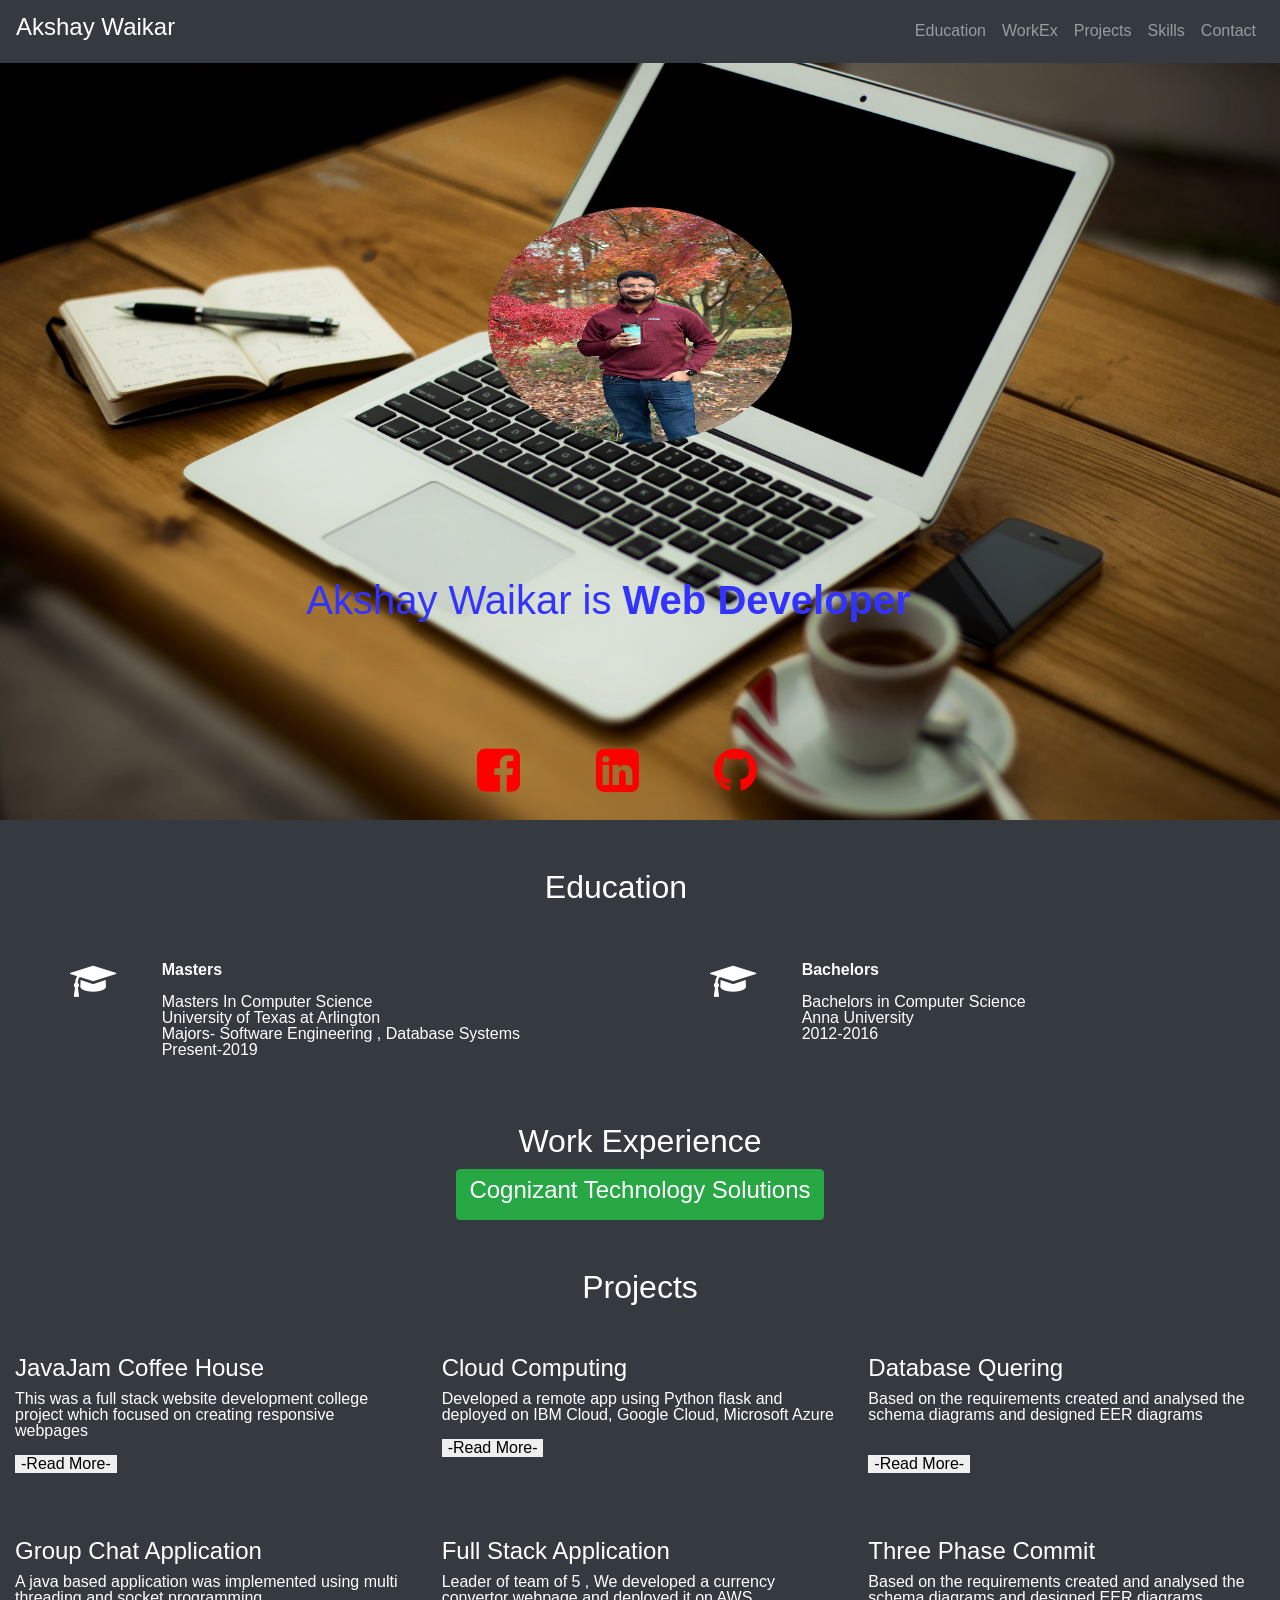
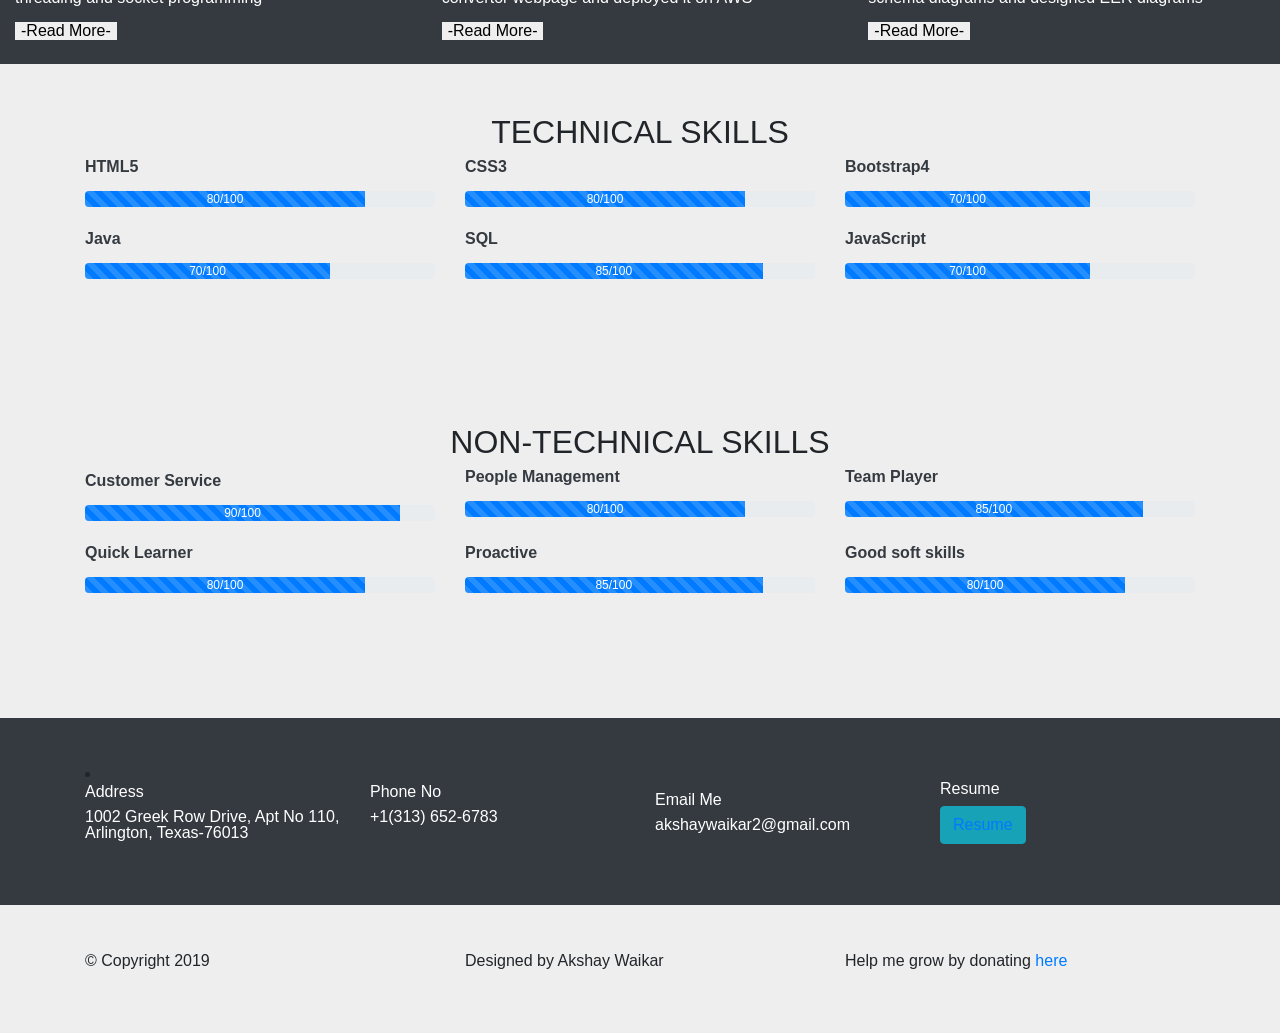
<file: index_old.html>
<html>
	<head>
		<title>Akshay Waikar</title>
<meta charset="utf-8">
    <meta name="viewport" content="width=device-width, initial-scale=1.0, shrink-to-fit=no">
<link rel="stylesheet" href="https://maxcdn.bootstrapcdn.com/bootstrap/4.0.0-beta.2/css/bootstrap.min.css" integrity="sha384-PsH8R72JQ3SOdhVi3uxftmaW6Vc51MKb0q5P2rRUpPvrszuE4W1povHYgTpBfshb" crossorigin="anonymous">
<link rel="stylesheet" href="css/animate.css">
<link rel="stylesheet" href="css/index.css"/>
<link rel="stylesheet" href="https://cdnjs.cloudflare.com/ajax/libs/font-awesome/4.7.0/css/font-awesome.min.css">
<link rel="stylesheet" href="css/reset.css"> <!-- CSS reset -->
	<link rel="stylesheet" href="css/style.css"> <!-- Resource style -->
	</head>
<body>
	<script src="https://code.jquery.com/jquery-3.2.1.slim.min.js" integrity="sha384-KJ3o2DKtIkvYIK3UENzmM7KCkRr/rE9/Qpg6aAZGJwFDMVNA/GpGFF93hXpG5KkN" crossorigin="anonymous"></script>
<script src="https://cdnjs.cloudflare.com/ajax/libs/popper.js/1.12.3/umd/popper.min.js" integrity="sha384-vFJXuSJphROIrBnz7yo7oB41mKfc8JzQZiCq4NCceLEaO4IHwicKwpJf9c9IpFgh" crossorigin="anonymous"></script>
<script src="https://maxcdn.bootstrapcdn.com/bootstrap/4.0.0-beta.2/js/bootstrap.min.js" integrity="sha384-alpBpkh1PFOepccYVYDB4do5UnbKysX5WZXm3XxPqe5iKTfUKjNkCk9SaVuEZflJ" crossorigin="anonymous"></script>
	<!-- this is a navbar-->
<nav class="navbar fixed-top navbar-expand-lg navbar-dark bg-dark">
    <a class="navbar-brand" href="#"><h4>Akshay Waikar</h4></a>
        <button class="navbar-toggler" type="button" data-toggle="collapse" data-target="#navbarContent" aria-controls="navbarNavAltMarkup" aria-expanded="false" aria-label="Toggle navigation">
            <span class="navbar-toggler-icon"></span>
        </button>
        <div class="collapse navbar-collapse justify-content-end" id="navbarContent">
            <div class="navbar-nav">
                <a class="nav-item nav-link" href="#edu">Education</a>
                <a class="nav-item nav-link" href="#work">WorkEx</a>
                <a class="nav-item nav-link" href="#proj">Projects</a>
                <a class="nav-item nav-link" href="#skills">Skills</a>                
                <a class="nav-item nav-link" href="#about">Contact</a>
            </div>
        </div>
</nav>
<!-- Background Image, My Image and social Connect-->
		<div class="container-fluid parallax" id="topcontainer">
			<div class="row">

				<div class="col-sm-12 text-center" id="mainContainer">
					<img class="rounded-circle animated rollIn" src="Images/mypic.jpg" alt="my profile picture" width="304" height="236" id="mypic">
				</div>
			</div>
			<div class="row">
				<div class="col-sm-2">
					
				</div>
				<div class="col-sm-8">
					<section class="cd-intro">
							<h1 class="cd-headline push">
								<span class="blue">Akshay Waikar is </span>
									<span class="cd-words-wrapper">
									<b class="is-visible blue">Web Developer</b>
									<b class="blue">Goal-Oriented</b>
									<b class="blue">Software Engineer</b>
									</span>
							</h1>
						</section> <!-- cd-intro -->
				</div>
				<div class="col-sm-2">
					
				</div>
			</div>
			
				
			<div class="row">
				<div class="col-md-4 col-sm-6" id="facebook">
				</div>
				<div class="col-md-4 col-sm-6">
					<a href="https://www.facebook.com/akshay.waikar1" <i class="fa fa-facebook-square" style="font-size:50px;width: 110px"></i></a>
					<a href="https://www.linkedin.com/in/akshaywaikar" <i class="fa fa-linkedin-square" style="font-size:50px;width: 110px"></i></a>
					<a href="https://github.com/akshaywaikar30?tab=repositories" <i class="fa fa-github" style="font-size:50px;width: 110px"></i></a>		
				</div>
			</div>
		</div>
		<section id="edu" class="container-fluid bg-dark">
			<h2  class="text-white text-center pr-5 pt-5">Education</h2>
		<div class="row">
			<div class="col-sm-1 pt-4 pl-5" >
				<i class="fa fa-mortar-board text-white" style="font-size:36px"></i>
			</div>
			<div class="col-sm-5 text-white">
					<p class="ml-4 pl-3 pt-5"> <b>Masters</b></p>
					<ul>
							<li> Masters In Computer Science</li>
							<li>University of Texas at Arlington</li>
							<li>Majors- Software Engineering , Database Systems</li>
							<li> Present-2019</li>
						</ul>
			</div>
			<div class="col-sm-1 pt-4 pl-5" >
				<i class="fa fa-mortar-board text-white" style="font-size:36px"></i>
			</div>
			<div class="col-sm-5">
				<p class="ml-4 pl-3 pt-5"> <b class="text-white">Bachelors</b></p>
								<ul class="text-white">
									<li>Bachelors in Computer Science</li>
									<li>Anna University</li>
									<li>2012-2016</li>
								</ul>
			</div>
		</div>
	</section>
		<section id="work" class="container-fluid bg-dark pt-5" >
			<h2 class="text-white text-center">Work Experience</h2>
			<div class="row">
				<div class="col-sm-12 text-center" >
					<button class="btn btn-success" data-toggle="collapse" data-target="#content"><h4>Cognizant Technology Solutions</h4></button>
					<div class="collapse" id="content">
						
						<ul class="text-white justify-content-end">
						Programmer Analyst: 2016-2017</br>
							Implemented web learning course for HR team with the help of HTML, CSS and Javascript to intellect them about Cognizant policies.</br> 
							Handled critical incidents and assisted the client users to resolve problems in client system by using learning management system. </br>
							Trained in C, SQL, HTML, CSS, JS .
						</ul>	
						
					</div>
				</div>
			</div>
		</section>
		<section id="proj" class="container-fluid bg-dark pt-5">
			<h2 class="text-white text-center pb-4">Projects</h2>
			<div class="row pt-3">

					<div class="col-sm-4">
						<h4 class="text-white">JavaJam Coffee House</h4>
						<p class="text-white">This was a full stack website development college project which focused on creating responsive webpages</p>
						<button id="btn1" type="button" data-toggle="modal" data-target="#display1" >-Read More-</button>
					</div>
					<div class="modal fade" id="display1">
						<div class="modal-dialog">
							<div class="modal-content">
								<div class="modal-header">
									<h3>JavaJam Coffee House</h3>									
								</div>
								<div class="modal-body">
									<ul>
										<li>Dynamically Retrived values from Database</li>
										<li>Implemented Cart functionality using Session objects</li>
										<li>Code is available<a href="https://goo.gl/zMZnrv"> Here</a> with codeigniter</li>
										<li>Code is available<a href="https://goo.gl/AAX3nw"> Here</a> without codeigniter</li>
										<!-- <li>Designed architectural diagrams to incorporate better understanding within teammates.</li>
										<li>Implemented software engineering techniques for steady increment of the project.</li>
										<li>Initiated the prototype to showcase the purpose of the application.</li> -->
									</ul>
								</div>
								<div class="modal-footer">
									<button class="btn btn-primary" type="button" data-dismiss="modal">Close</button>
								</div>
							</div>
						</div>
					</div>

					<div class="col-sm-4" id="project2">

						<h4 class="text-white">Cloud Computing</h4>
						<p class="text-white">Developed a remote app using Python flask and deployed on IBM Cloud, Google Cloud, Microsoft Azure</p>
						<button id="btn2" type="button" data-toggle="modal" data-target="#display2" >-Read More-</button>
					</div>
					<div class="modal fade" id="display2">
						<div class="modal-dialog">
							<div class="modal-content">
								<div class="modal-header">
									<h3>Cloud Computing</h3>
								</div>
								<div class="modal-body">
									<ul>
										<li>Retrived, updated and inserted values in cloud database through web interface</li>
										<li>Calcluated time to run queries and reduced it using redis cache, memcache</li>
										<li>Used Jmeter to put load on server and automactically created new instances when load increaed</li>
										<!-- <li>Code is available<a href="https://goo.gl/Xe3y6t"> Here</a></li> -->
									</ul>

								</div>
								<div class="modal-footer">
									<button class="btn btn-primary" type="button" data-dismiss="modal">Close</button>
								</div>
							</div>
						</div>
					</div>

					<div class="col-sm-4">
						<h4 class="text-white">Database Quering</h4>
						<p class="text-white">Based on the requirements created and analysed the schema diagrams and designed EER diagrams</p>
						<button class="mt-3" id="btn3" type="button" data-toggle="modal" data-target="#display3" >-Read More-</button>
					</div>
					<div class="modal fade" id="display3">
						<div class="modal-dialog">
							<div class="modal-content">
								<div class="modal-header">
									<h3>DataBase Quering</h3>									
								</div>
								<div class="modal-body">
									<ul>
										<li>Created normalized database for the project</li>
										<li>Made database connectivity using Java.</li>
										<li>Gained in depth knowledge by performing complex queries in SQL/PLSQL.</li>
									</ul>
								</div>
								<div class="modal-footer">
									<button class="btn btn-primary" type="button" data-dismiss="modal">Close</button>
								</div>
							</div>
						</div>
					</div>
			</div>
		</section>
<!-- End of first row -->
<!-- Start of second row -->
			<section id="proj" class="container-fluid bg-dark pt-5">
			
			<div class="row pt-3">

					<div class="col-sm-4">
						<h4 class="text-white">Group Chat Application</h4>
						<p class="text-white">A java based application was implemented using multi threading and socket programming</p>
						<button class="mb-3" id="btn1" type="button" data-toggle="modal" data-target="#display4" >-Read More-</button>
					</div>
					<div class="modal fade" id="display4">
						<div class="modal-dialog">
							<div class="modal-content">
								<div class="modal-header">
									<h3>Group Chat Application</h3>									
								</div>
								<div class="modal-body">
									<ul>
										<li>Seamless Communication between a server and many clients </li>
										<li>Clients correctly handle time intervals and messages are in Http format</li>
										<li>Code is available<a href="https://goo.gl/AKLdw3"> Here</a></li>
										
									</ul>
								</div>
								<div class="modal-footer">
									<button class="btn btn-primary" type="button" data-dismiss="modal">Close</button>
								</div>
							</div>
						</div>
					</div>

					<div class="col-sm-4" id="project2">

						<h4 class="text-white">Full Stack Application</h4>
						<p class="text-white">Leader of team of 5 , We developed a currency convertor webpage and deployed it on AWS</p>
						<button class="mb-3" id="btn2" type="button" data-toggle="modal" data-target="#display5" >-Read More-</button>
					</div>
					<div class="modal fade" id="display5">
						<div class="modal-dialog">
							<div class="modal-content">
								<div class="modal-header">
									<h3>Full Stack Application</h3>
								</div>
								<div class="modal-body">
									<ul>
										<li>Showcased differet currency rates with respect to ine currency</li>
										<li>Developed intelligence to tell if its right time to buy or sell items and Incorporated dynamic cart functionality for buying and selling items </li>
										<li>Incorporated dynamic cart functionality for buying and selling items</li>
										<li>Administrator rights were given to few users where adding deleteing and editing users or currency was available</li>
										<li>Code is available<a href="https://goo.gl/rMsfJW"> Here</a></li>
									</ul>

								</div>
								<div class="modal-footer">
									<button class="btn btn-primary" type="button" data-dismiss="modal">Close</button>
								</div>
							</div>
						</div>
					</div>

					<div class="col-sm-4">
						<h4 class="text-white">Three Phase Commit</h4>
						<p class="text-white">Based on the requirements created and analysed the schema diagrams and designed EER diagrams</p>
						<button class="mb-4" id="btn3" type="button" data-toggle="modal" data-target="#display6" >-Read More-</button>
					</div>
					<div class="modal fade" id="display6">
						<div class="modal-dialog">
							<div class="modal-content">
								<div class="modal-header">
									<h3>DataBase Quering</h3>									
								</div>
								<div class="modal-body">
									<ul>
										<li>Created normalized database for the project</li>
										<li>Made database connectivity using Java.</li>
										<li>Gained in depth knowledge by performing complex queries in SQL/PLSQL.</li>
										<li>Code is available<a href="https://goo.gl/RCw25S"> Here</a></li>
									</ul>
								</div>
								<div class="modal-footer">
									<button class="btn btn-primary" type="button" data-dismiss="modal">Close</button>
								</div>
							</div>
						</div>
					</div>
			</div>
		</section>
<!-- End of second row -->
   <div id="skills">
<section >
  <div class="container">
    <div class="row mt-5">
      <div class="col-12 col-md-6 mx-auto mt-5 text-center">
        <h2 class="text-black-40 text-uppercase">
          Technical Skills
        </h2>
      </div>
    </div>
    <div class="row mb-5">
        <div class="col-12 col-sm-4 pb-4 ">
          <p>
            <strong class="text-dark">HTML5</strong>
          </p>
          	<div class="progress">
  				<div id="html" class="progress-bar progress-bar-striped" role="progressbar" aria-valuenow="80" aria-valuemin="0" aria-valuemax="100">80/100</div>
			</div>
        </div>
        <div class="col-12 col-sm-4 ">
         	 
          	<p>
           		<strong class="text-dark">CSS3</strong>
          	</p>
       		<div class="progress">
  				<div id="css" class="progress-bar  progress-bar-striped" role="progressbar" aria-valuenow="80" aria-valuemin="0" aria-valuemax="100">80/100</div>
			</div>
   		</div>
        <div class="col-12 col-sm-4 ">
         	  <p>
            	<strong class="text-dark">Bootstrap4</strong>
          	  </p>
       		<div class="progress">
  				<div id="bootstrap" class="progress-bar  progress-bar-striped" role="progressbar" aria-valuenow="70" aria-valuemin="0" aria-valuemax="100">70/100</div>
			</div>
        </div>
        <div class="col-12 col-sm-4 pb-4">
          	<p>
            	<strong class="text-dark">Java</strong>
          	</p>
           	<div class="progress">
  				<div id="java" class="progress-bar  progress-bar-striped" role="progressbar" aria-valuenow="70" aria-valuemin="0" aria-valuemax="100">70/100</div>
			</div>
        </div>
        <div class="col-12 col-sm-4 ">
          	
          	<p>
            	<strong class="text-dark">SQL</strong>
          	</p>
           	<div class="progress">
  				<div id="sql" class="progress-bar  progress-bar-striped" role="progressbar" aria-valuenow="85" aria-valuemin="0" aria-valuemax="100">85/100</div>
			</div>
        </div>
        <div class="col-12 col-sm-4  mb-5">
           	<p>
            	<strong class="text-dark">JavaScript</strong>
          	</p>
           	<div class="progress">
  				<div id="js" class="progress-bar  progress-bar-striped" role="progressbar"  aria-valuenow="70" aria-valuemin="0" aria-valuemax="100">70/100</div>
			</div>
        </div>
</section>
<section>
  <div class="container">
    <div class="row mt-5">
      <div class="col-12 col-md-6 mx-auto mt-5 text-center">
        <h2 class="text-black-40 text-uppercase">
          Non-Technical Skills
        </h2>
      </div>
    </div>
    <div class="row mb-5">
        <div class="col-12 col-sm-4 pt-1 pb-4">      
       		<p>
        	   	<strong class="text-dark">Customer Service</strong>
          	</p>
           	<div class="progress">
  				<div id="custserv" class="progress-bar  progress-bar-striped" role="progressbar" aria-valuenow="90" aria-valuemin="0" aria-valuemax="100">90/100</div>
			</div>
       	</div>
       	<div class="col-12 col-sm-4 ">
       		
          	<p>
       			<strong class="text-dark">People Management</strong>
          	</p>
           	<div class="progress">
  				<div id="pplmgmt" class="progress-bar  progress-bar-striped" role="progressbar" aria-valuenow="80" aria-valuemin="0" aria-valuemax="100">80/100</div>
			</div>
       	</div>
        <div class="col-12 col-sm-4 pb-4">
        
          <p>
            <strong class="text-dark">Team Player</strong>
          </p>
       	  <div class="progress">
  			<div id="team" class="progress-bar  progress-bar-striped" role="progressbar" aria-valuenow="85" aria-valuemin="0" aria-valuemax="100">85/100</div>
		  </div>
        </div>
        <div class="col-12 col-sm-4">
        	
        	<p>
            	<strong class="text-dark">Quick Learner</strong>
          	</p>
           	<div class="progress">
  				<div id="learn" class="progress-bar  progress-bar-striped" role="progressbar" aria-valuenow="80" aria-valuemin="0" aria-valuemax="100">80/100</div>
			</div>
        </div>
        <div class="col-12 col-sm-4 pb-4">
          	<p>
            	<strong class="text-dark">Proactive</strong>
          	</p>
          	<div class="progress">
  				<div id="pro" class="progress-bar  progress-bar-striped" role="progressbar" aria-valuenow="85" aria-valuemin="0" aria-valuemax="100">85/100</div>
			</div>
        </div>
        <div class="col-12 col-sm-4 mb-5">
        	
        	<p>
            	<strong class="text-dark">Good soft skills</strong>
          	</p>
          	<div class="progress">
  				<div id="gss" class="progress-bar  progress-bar-striped" role="progressbar" aria-valuenow="80" aria-valuemin="0" aria-valuemax="100">80/100</div>
			</div>
        </div>
    </div>
  </div>
</section>
</div>
<section id="about" class="bg-dark">
  <div class="container">
    <div class="row fill-40-viewport py-5 text-white-70 align-items-center">
        <div class="col-12 col-md-3">
         
            <li><h6 class="text-white">Address</h6></li>
           
            <p class="text-white">1002 Greek Row Drive, Apt No 110, Arlington, Texas-76013</p>
        
        </div>
        <div class="col-12 col-md-3">
         
            <h6 class="text-white">Phone No</h6>
            <p class="text-white">+1(313) 652-6783</p>
        </div>
        <div class="col-12 col-md-3">
			<h6 class="text-white">Email Me</h6>
			<a class="text-white" href="mailto:akshaywaikar2@gmail.com">akshaywaikar2@gmail.com</a>
        </div>
        <div class="col-12 col-md-3">

          <h6 class="text-white">Resume</h6>
          <button class="btn btn-info">
			<a href="files/Akshay_resume.doc" download>Resume</a>
		  </button>

      </div>   
    </div>
  </div> 
</section>
<section>
	<div class="container">
		<div class="row fill-40-viewport py-5 text-white-70 align-items-center">
        <div class="col-12 col-md-4">
        	<p>&copy; Copyright 2019</p>
	</div>
	        <div class="col-12 col-md-4">
         
				<p class="align-items-center">Designed by Akshay Waikar</p>

        </div>
    <div class="col-12 col-md-4">
         
		<p>Help me grow by donating <a href="https://www.patreon.com/akshaywaikar">here</a></p>

        </div>
</section>
<script src="js/main.js"></script> <!-- Resource jQuery -->
<script type="text/javascript">(function(){var hstc=document.createElement('script'); hstc.src='https://log.hitsteps.com/track.php?code=5450f62aaf38be60ed307a48b7c94c94';hstc.async=true;var htssc = document.getElementsByTagName('script')[0];htssc.parentNode.insertBefore(hstc, htssc);})();
</script><noscript><a href="http://www.hitsteps.com/"><img src="//log.hitsteps.com/track.php?mode=img&amp;code=5450f62aaf38be60ed307a48b7c94c94" alt="web stats" width="1" height="1" />web stats</a></noscript>
</body>
</html>
</file>
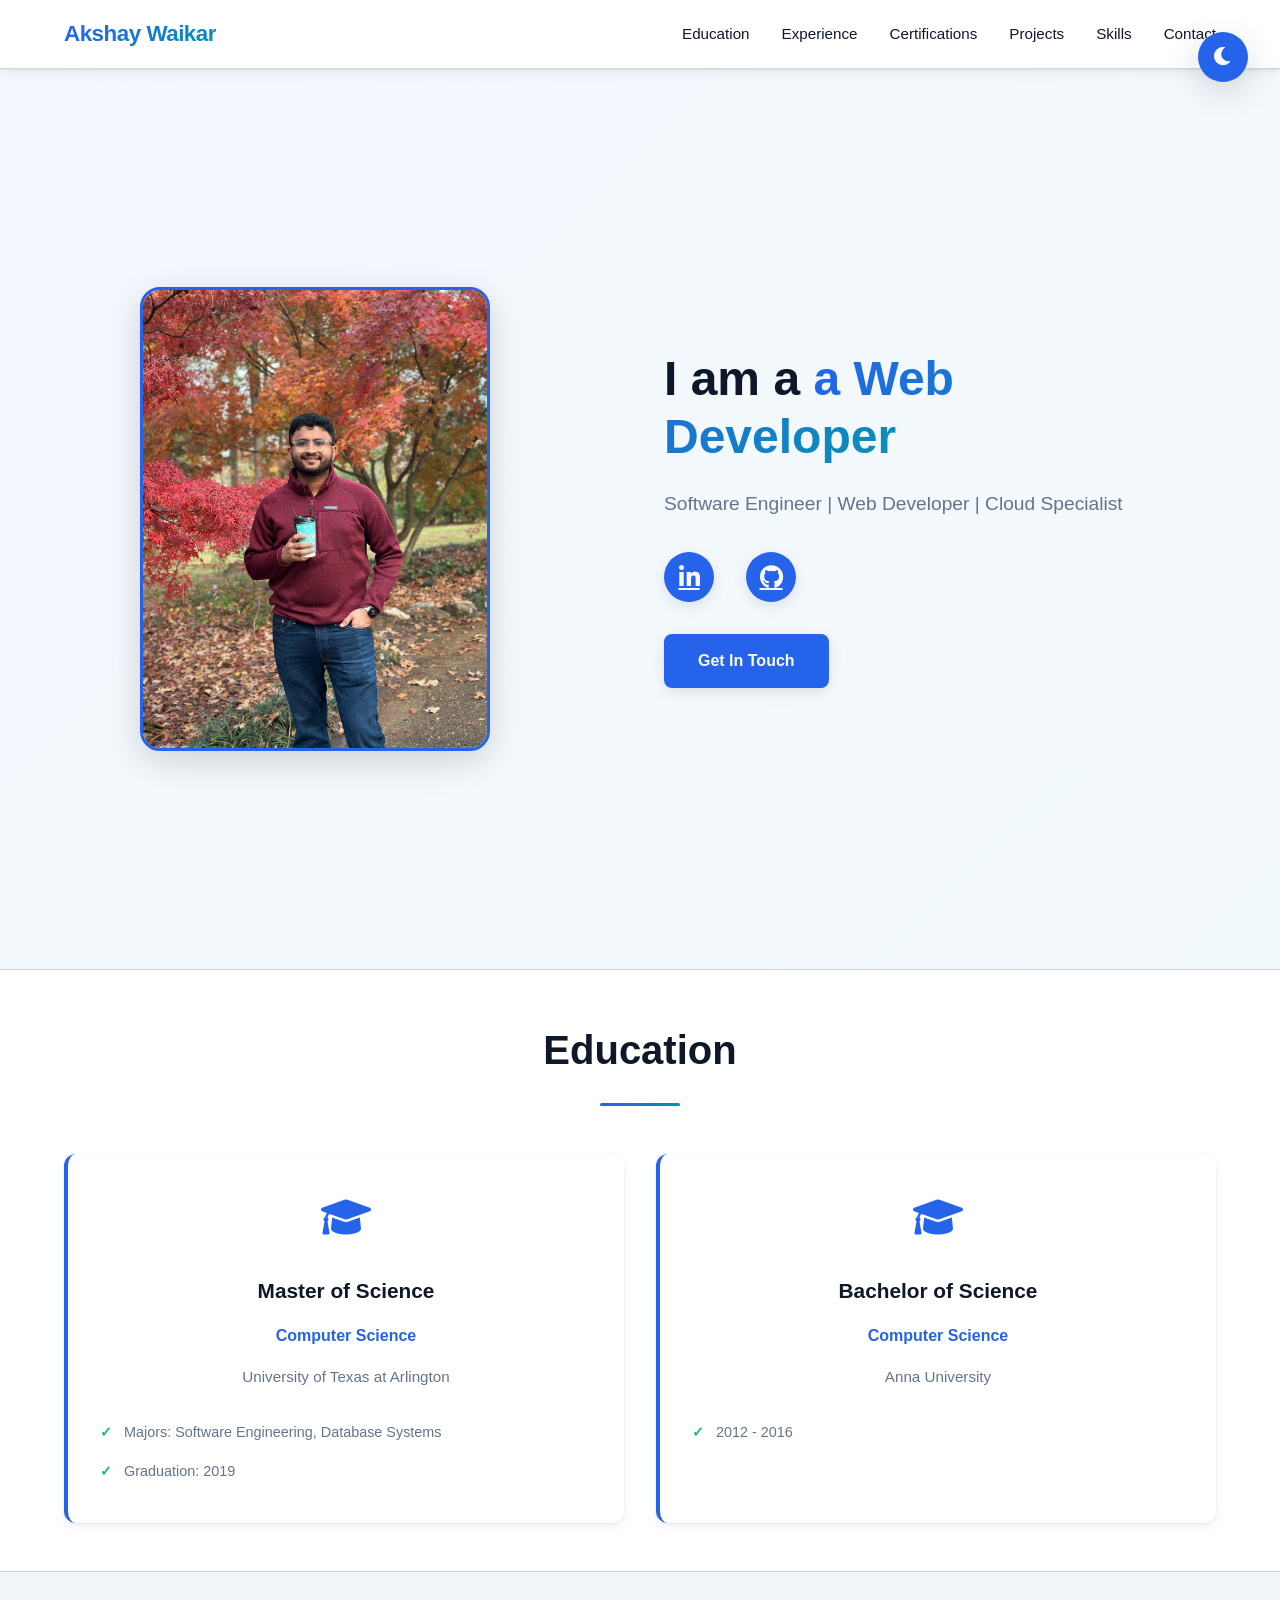
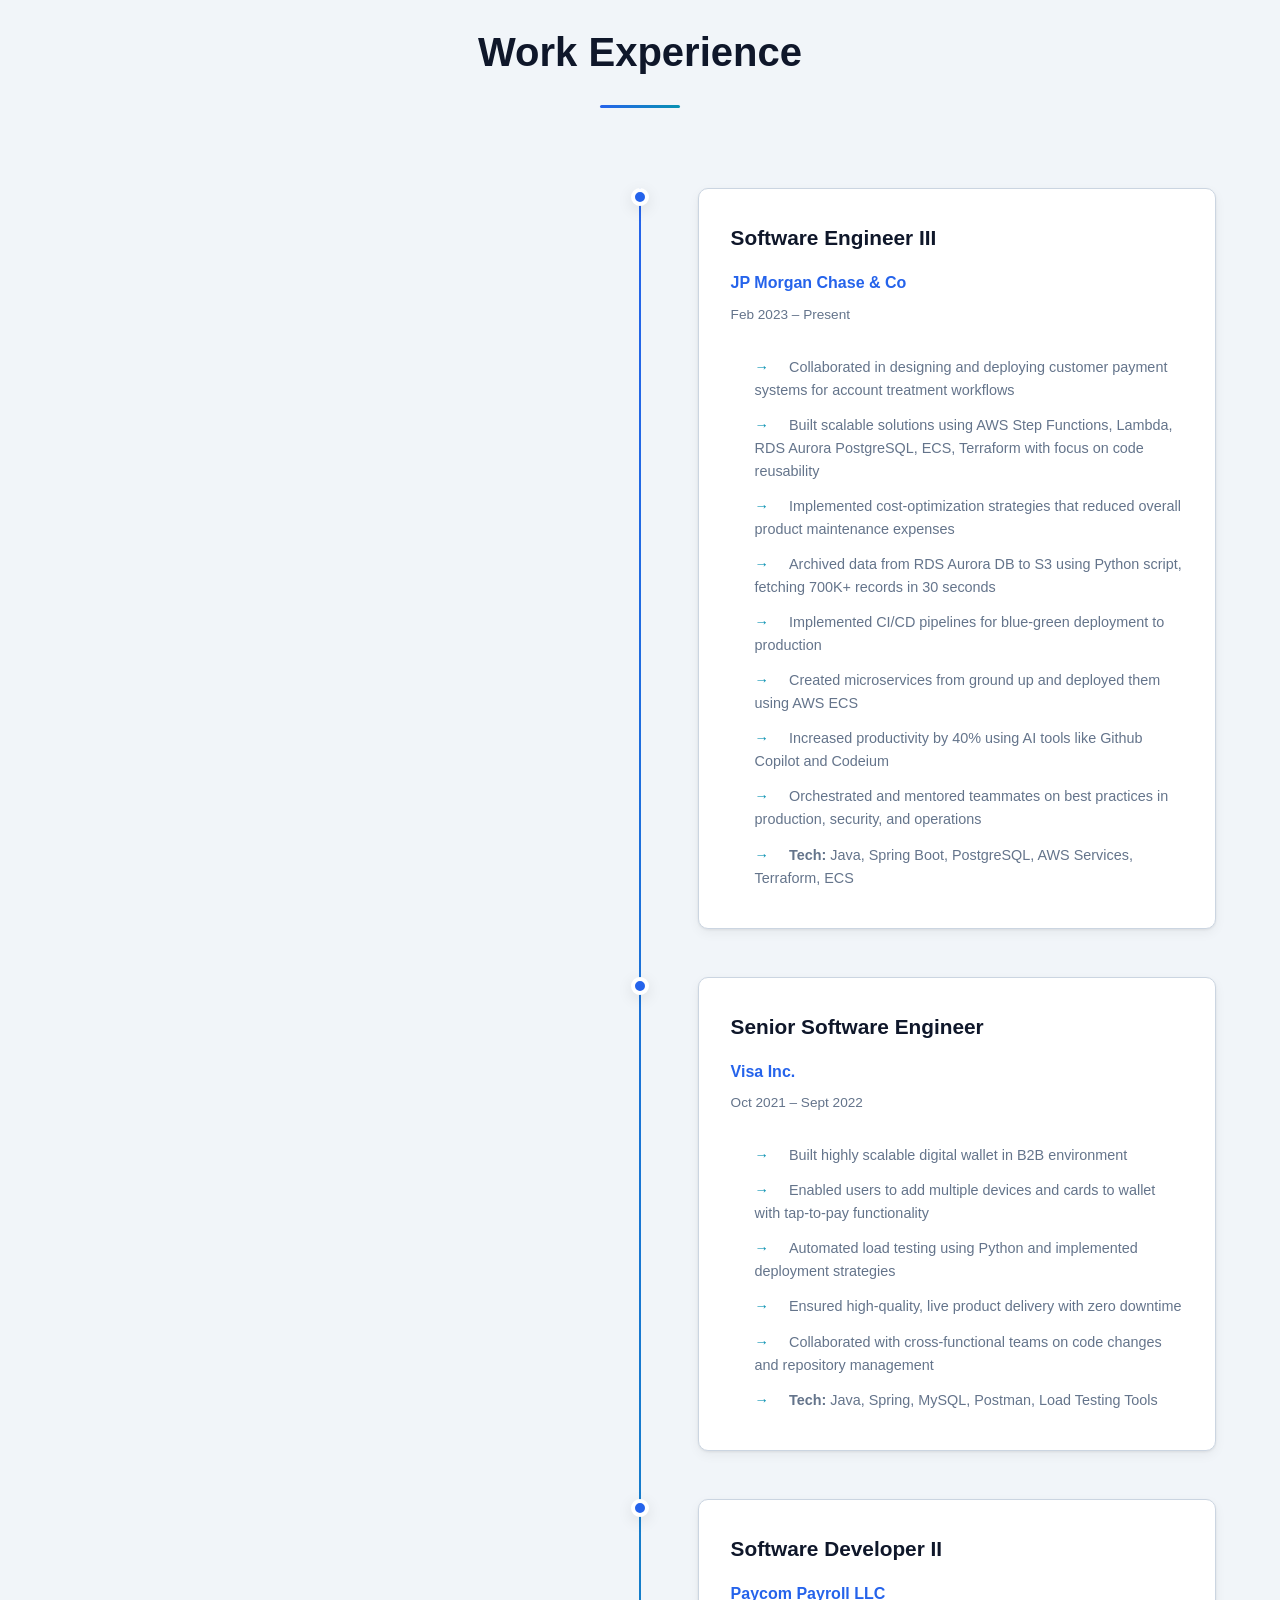
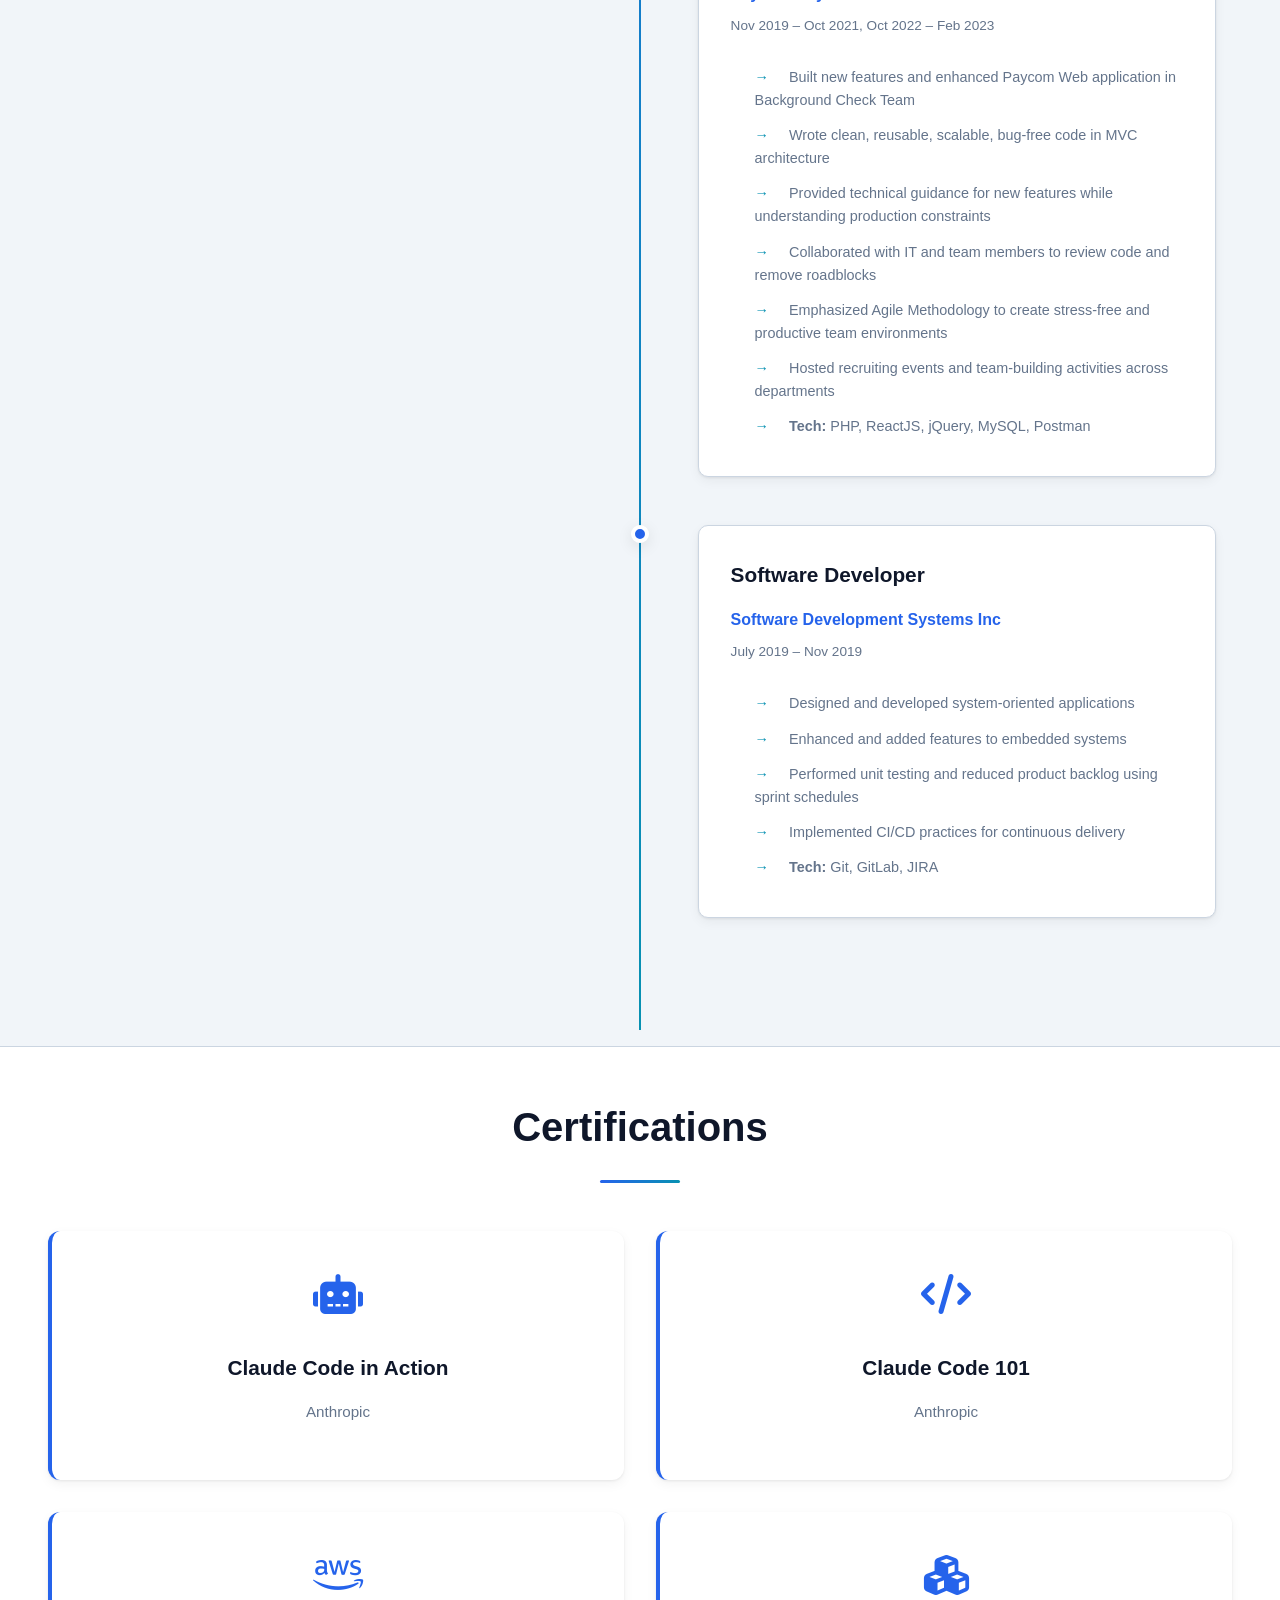
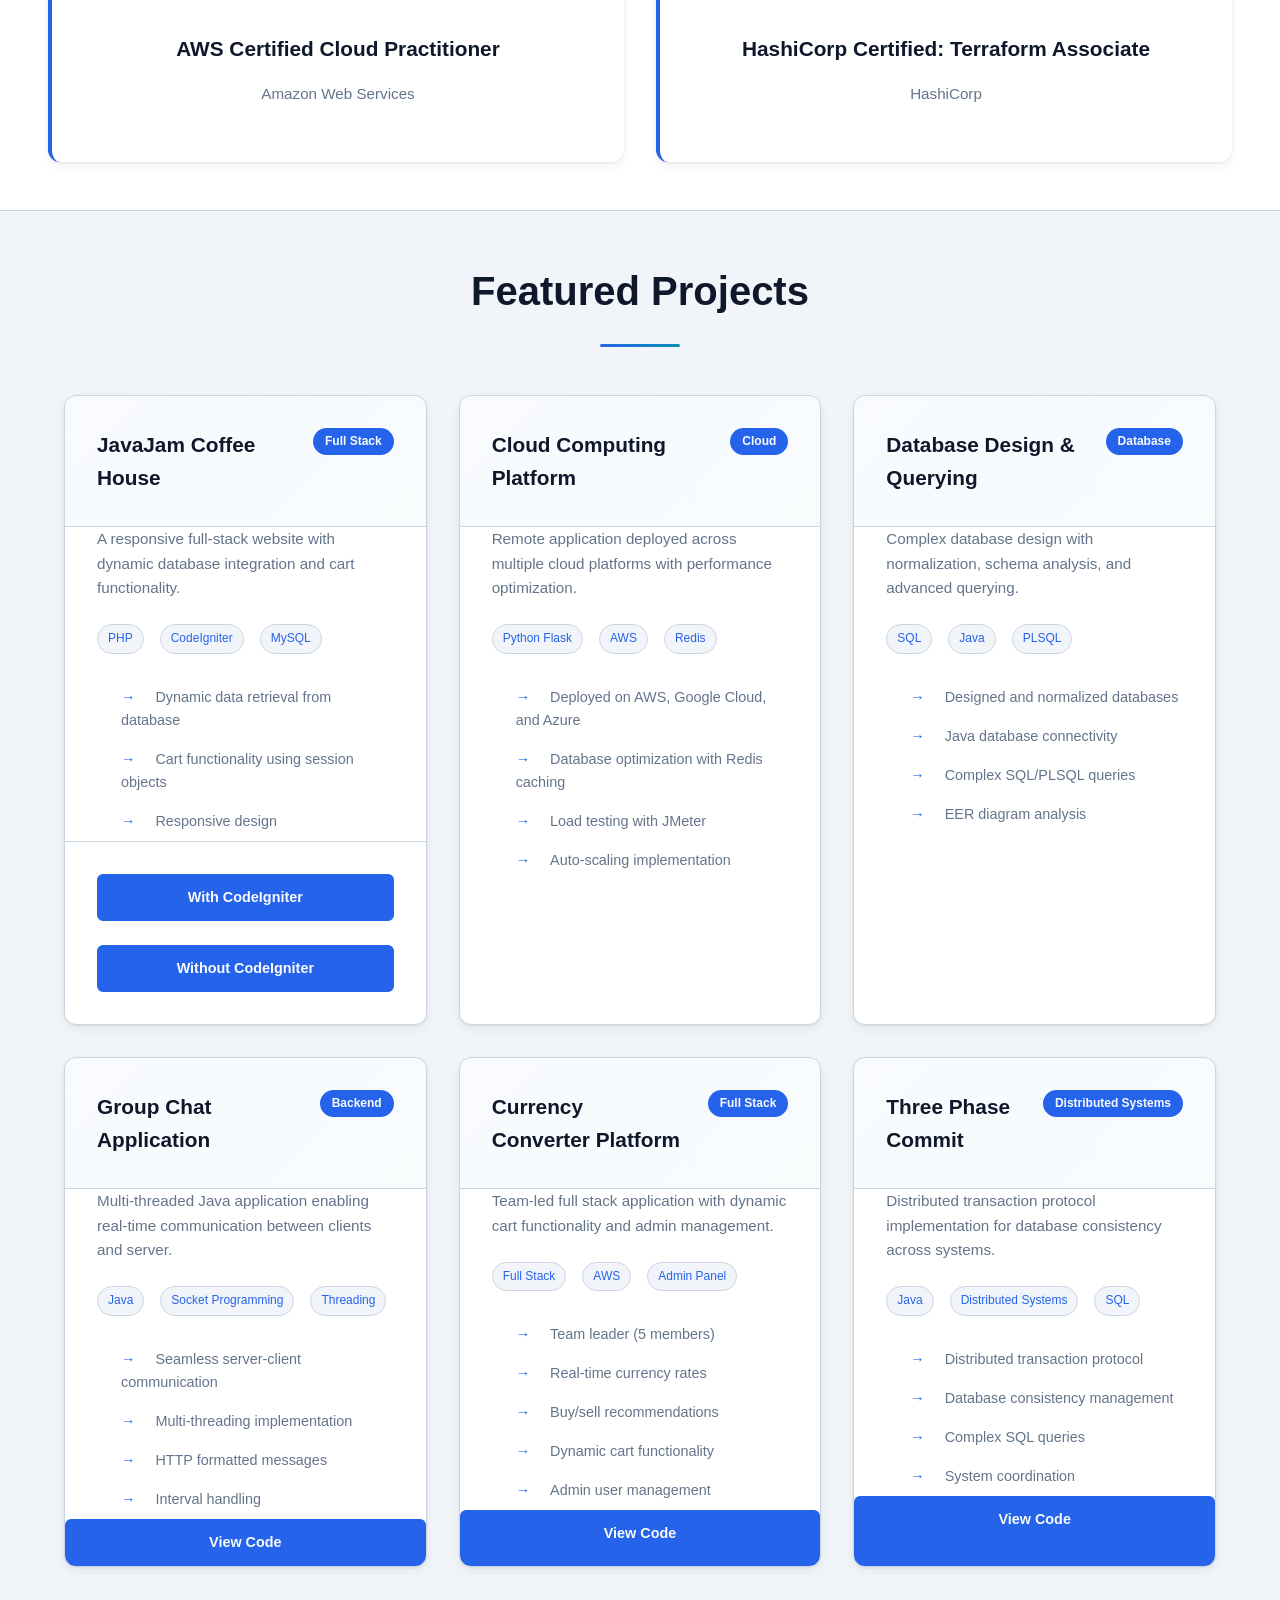
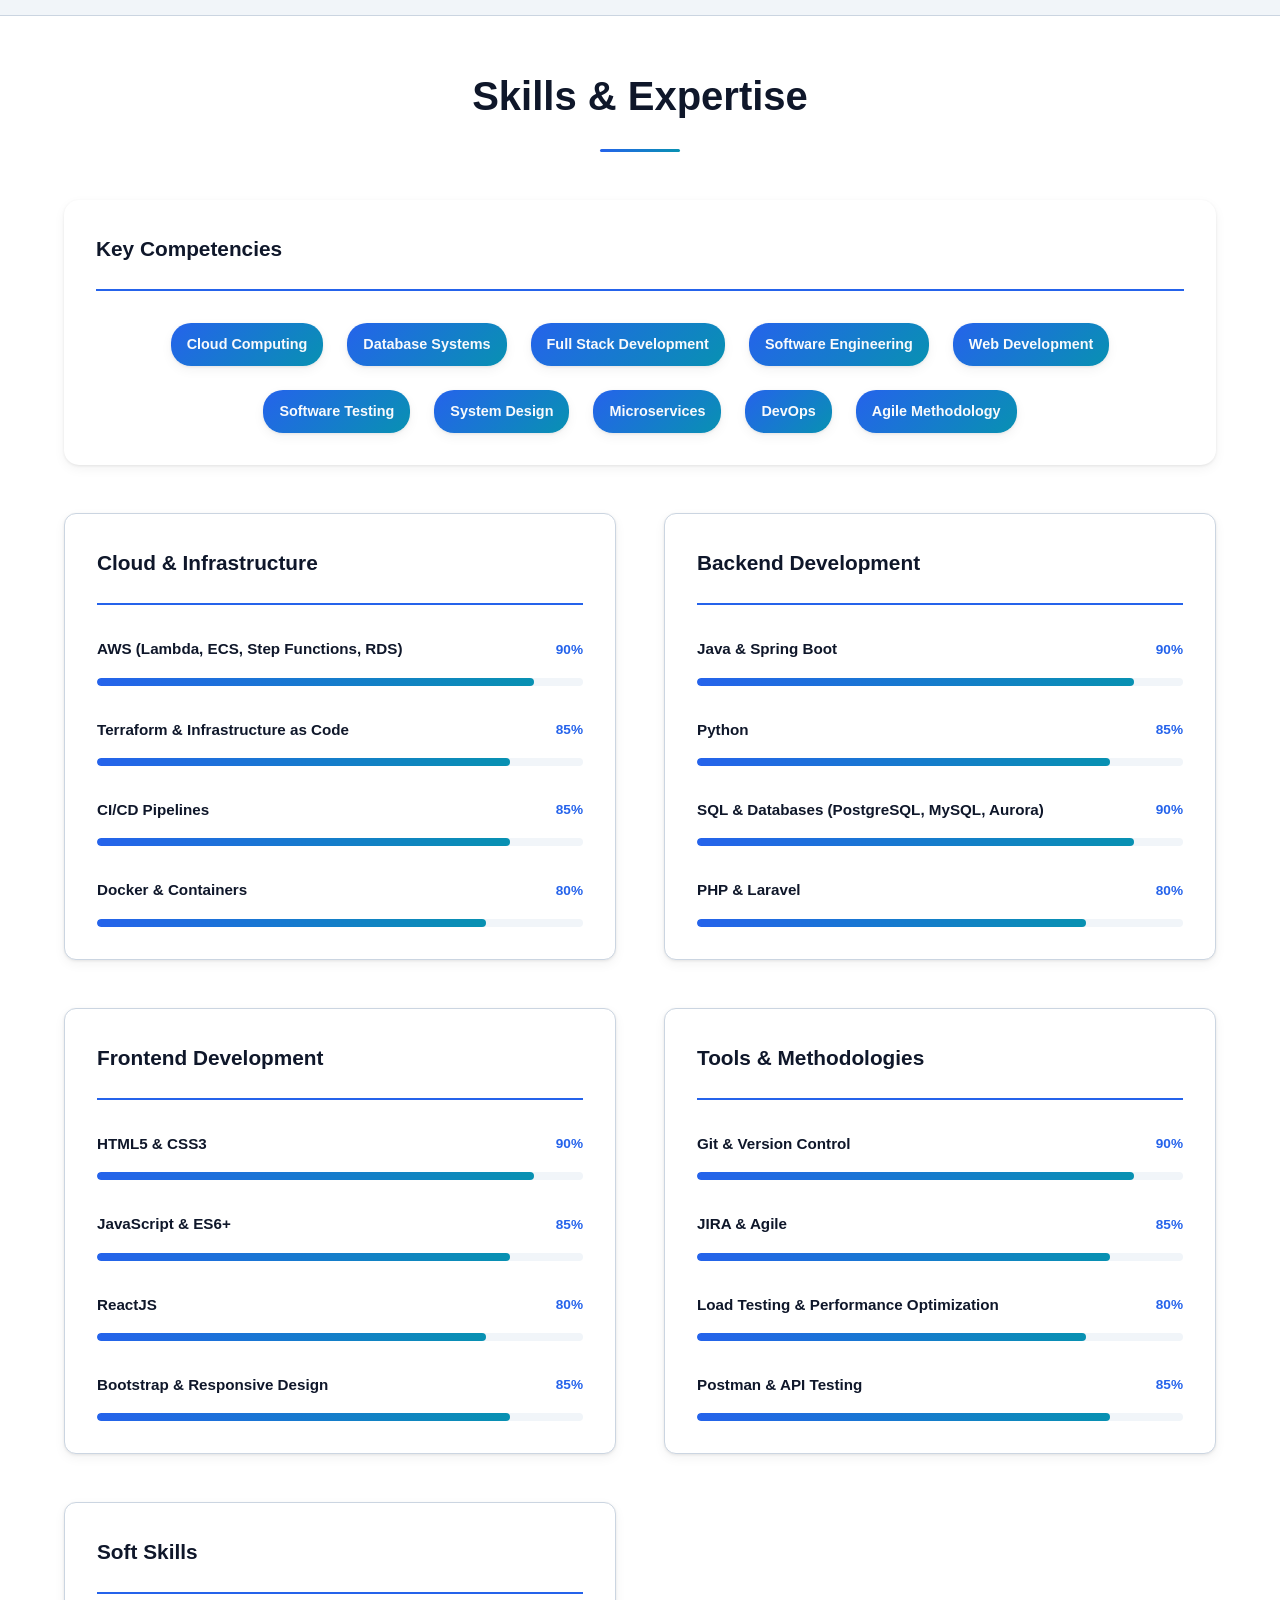
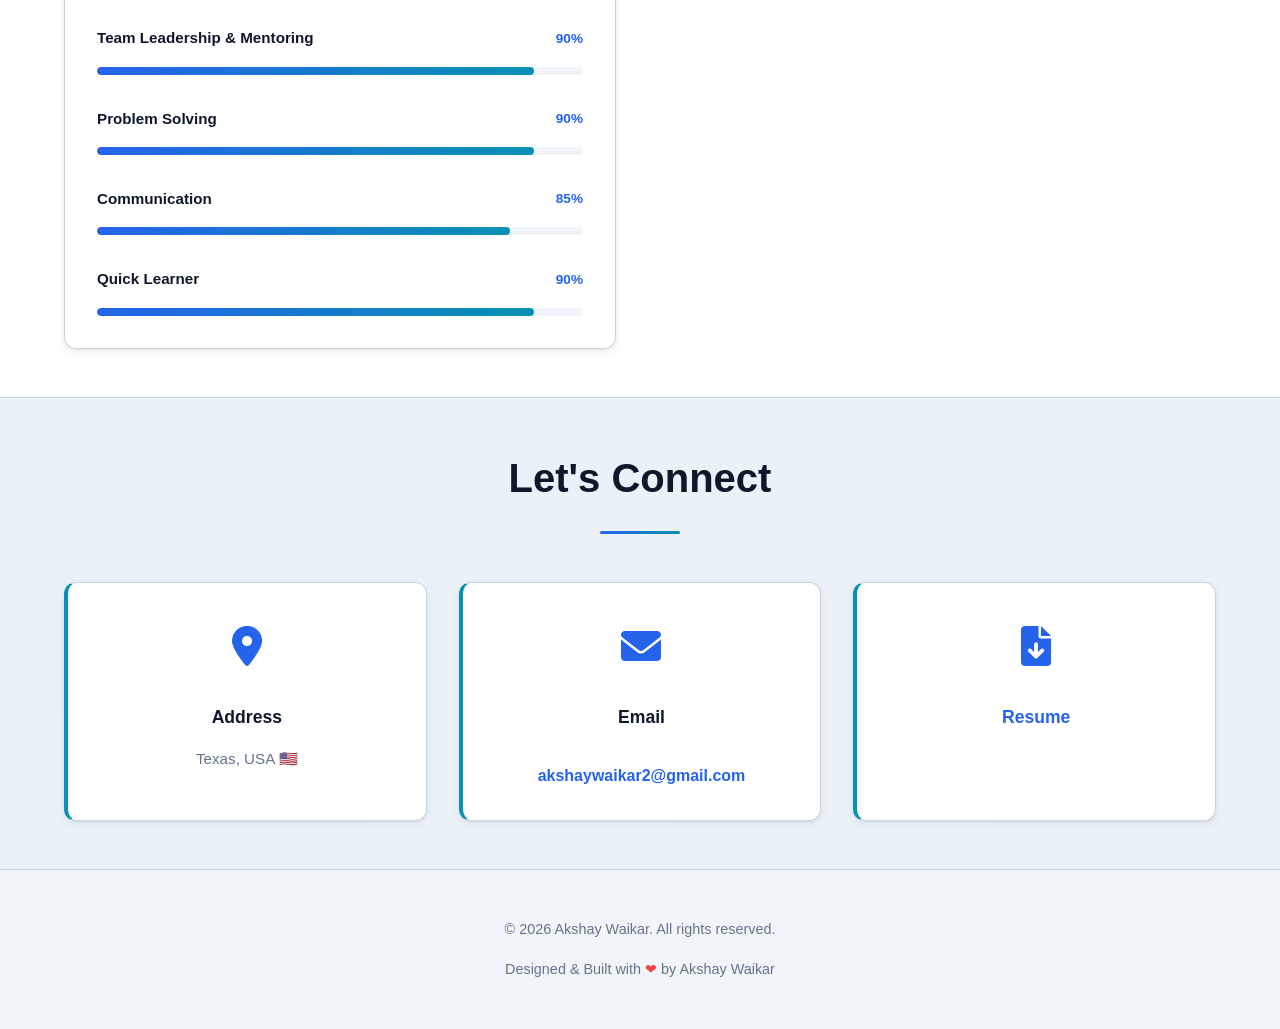
<file: portfolio.html>
<!DOCTYPE html>
<html lang="en">
<head>
    <meta charset="UTF-8">
    <meta name="viewport" content="width=device-width, initial-scale=1.0">
    <meta name="description" content="Akshay Waikar - Software Engineer, Web Developer, Cloud Computing Specialist">
    <title>Akshay Waikar | Portfolio</title>

    <!-- External Libraries -->
    <link rel="stylesheet" href="https://cdnjs.cloudflare.com/ajax/libs/font-awesome/6.0.0/css/all.min.css">
    <link rel="stylesheet" href="css/modern-style.css">
</head>
<body>
    <!-- Theme Toggle -->
    <button id="themeToggle" class="theme-toggle" aria-label="Toggle dark mode">
        <i class="fas fa-moon"></i>
    </button>

    <!-- Navigation -->
    <nav class="navbar">
        <div class="nav-container">
            <div class="nav-brand">
                <h1>Akshay Waikar</h1>
            </div>
            <button class="nav-toggle" id="navToggle" aria-label="Toggle navigation">
                <span></span>
                <span></span>
                <span></span>
            </button>
            <ul class="nav-menu" id="navMenu">
                <li><a href="#education">Education</a></li>
                <li><a href="#experience">Experience</a></li>
                <li><a href="#certifications">Certifications</a></li>
                <li><a href="#projects">Projects</a></li>
                <li><a href="#skills">Skills</a></li>
                <li><a href="#contact">Contact</a></li>
            </ul>
        </div>
    </nav>

    <!-- Hero Section -->
    <section class="hero">
        <div class="hero-content">
            <img src="Images/mypic.jpg" alt="Akshay Waikar" class="hero-image">
            <div class="hero-text">
                <h2 class="hero-title">
                    I am a <span class="typed-text"></span>
                </h2>
                <p class="hero-subtitle">Software Engineer | Web Developer | Cloud Specialist</p>
                
                <!-- Social Links -->
                <div class="social-links">
<a href="https://www.linkedin.com/in/akshaywaikar" target="_blank" aria-label="LinkedIn">
                        <i class="fab fa-linkedin-in"></i>
                    </a>
                    <a href="https://github.com/akshaywaikar30" target="_blank" aria-label="GitHub">
                        <i class="fab fa-github"></i>
                    </a>
                </div>

                <a href="#contact" class="cta-button">Get In Touch</a>
            </div>
        </div>
    </section>

    <!-- Education Section -->
    <section id="education" class="section">
        <div class="container">
            <h2 class="section-title">Education</h2>
            <div class="education-grid">
                <div class="education-card">
                    <div class="education-icon">
                        <i class="fas fa-graduation-cap"></i>
                    </div>
                    <h3>Master of Science</h3>
                    <p class="degree">Computer Science</p>
                    <p class="institution">University of Texas at Arlington</p>
                    <ul class="highlights">
                        <li>Majors: Software Engineering, Database Systems</li>
                        <li>Graduation: 2019</li>
                    </ul>
                </div>

                <div class="education-card">
                    <div class="education-icon">
                        <i class="fas fa-graduation-cap"></i>
                    </div>
                    <h3>Bachelor of Science</h3>
                    <p class="degree">Computer Science</p>
                    <p class="institution">Anna University</p>
                    <ul class="highlights">
                        <li>2012 - 2016</li>
                    </ul>
                </div>
            </div>
        </div>
    </section>

    <!-- Experience Section -->
    <section id="experience" class="section">
        <div class="container">
            <h2 class="section-title">Work Experience</h2>
            <div class="experience-timeline">
                <!-- Current Role -->
                <div class="timeline-item">
                    <div class="timeline-marker"></div>
                    <div class="timeline-content">
                        <h3>Software Engineer III</h3>
                        <p class="company">JP Morgan Chase & Co</p>
                        <p class="period">Feb 2023 – Present</p>
                        <ul class="responsibilities">
                            <li>Collaborated in designing and deploying customer payment systems for account treatment workflows</li>
                            <li>Built scalable solutions using AWS Step Functions, Lambda, RDS Aurora PostgreSQL, ECS, Terraform with focus on code reusability</li>
                            <li>Implemented cost-optimization strategies that reduced overall product maintenance expenses</li>
                            <li>Archived data from RDS Aurora DB to S3 using Python script, fetching 700K+ records in 30 seconds</li>
                            <li>Implemented CI/CD pipelines for blue-green deployment to production</li>
                            <li>Created microservices from ground up and deployed them using AWS ECS</li>
                            <li>Increased productivity by 40% using AI tools like Github Copilot and Codeium</li>
                            <li>Orchestrated and mentored teammates on best practices in production, security, and operations</li>
                            <li><strong>Tech:</strong> Java, Spring Boot, PostgreSQL, AWS Services, Terraform, ECS</li>
                        </ul>
                    </div>
                </div>

                <!-- Senior Software Engineer at Visa -->
                <div class="timeline-item">
                    <div class="timeline-marker"></div>
                    <div class="timeline-content">
                        <h3>Senior Software Engineer</h3>
                        <p class="company">Visa Inc.</p>
                        <p class="period">Oct 2021 – Sept 2022</p>
                        <ul class="responsibilities">
                            <li>Built highly scalable digital wallet in B2B environment</li>
                            <li>Enabled users to add multiple devices and cards to wallet with tap-to-pay functionality</li>
                            <li>Automated load testing using Python and implemented deployment strategies</li>
                            <li>Ensured high-quality, live product delivery with zero downtime</li>
                            <li>Collaborated with cross-functional teams on code changes and repository management</li>
                            <li><strong>Tech:</strong> Java, Spring, MySQL, Postman, Load Testing Tools</li>
                        </ul>
                    </div>
                </div>

                <!-- Software Developer II at Paycom -->
                <div class="timeline-item">
                    <div class="timeline-marker"></div>
                    <div class="timeline-content">
                        <h3>Software Developer II</h3>
                        <p class="company">Paycom Payroll LLC</p>
                        <p class="period">Nov 2019 – Oct 2021, Oct 2022 – Feb 2023</p>
                        <ul class="responsibilities">
                            <li>Built new features and enhanced Paycom Web application in Background Check Team</li>
                            <li>Wrote clean, reusable, scalable, bug-free code in MVC architecture</li>
                            <li>Provided technical guidance for new features while understanding production constraints</li>
                            <li>Collaborated with IT and team members to review code and remove roadblocks</li>
                            <li>Emphasized Agile Methodology to create stress-free and productive team environments</li>
                            <li>Hosted recruiting events and team-building activities across departments</li>
                            <li><strong>Tech:</strong> PHP, ReactJS, jQuery, MySQL, Postman</li>
                        </ul>
                    </div>
                </div>

                <!-- Software Development Systems -->
                <div class="timeline-item">
                    <div class="timeline-marker"></div>
                    <div class="timeline-content">
                        <h3>Software Developer</h3>
                        <p class="company">Software Development Systems Inc</p>
                        <p class="period">July 2019 – Nov 2019</p>
                        <ul class="responsibilities">
                            <li>Designed and developed system-oriented applications</li>
                            <li>Enhanced and added features to embedded systems</li>
                            <li>Performed unit testing and reduced product backlog using sprint schedules</li>
                            <li>Implemented CI/CD practices for continuous delivery</li>
                            <li><strong>Tech:</strong> Git, GitLab, JIRA</li>
                        </ul>
                    </div>
                </div>
            </div>
        </div>
    </section>

    <!-- Certifications Section -->
    <section id="certifications" class="section">
        <div class="certifications-full-width">
            <h2 class="section-title">Certifications</h2>
            <div class="certifications-grid">
                <div class="education-card">
                    <div class="education-icon">
                        <i class="fas fa-robot"></i>
                    </div>
                    <h3>Claude Code in Action</h3>
                    <p class="institution">Anthropic</p>
                </div>

                <div class="education-card">
                    <div class="education-icon">
                        <i class="fas fa-code"></i>
                    </div>
                    <h3>Claude Code 101</h3>
                    <p class="institution">Anthropic</p>
                </div>

                <div class="education-card">
                    <div class="education-icon">
                        <i class="fab fa-aws"></i>
                    </div>
                    <h3>AWS Certified Cloud Practitioner</h3>
                    <p class="institution">Amazon Web Services</p>
                </div>

                <div class="education-card">
                    <div class="education-icon">
                        <i class="fas fa-cubes"></i>
                    </div>
                    <h3>HashiCorp Certified: Terraform Associate</h3>
                    <p class="institution">HashiCorp</p>
                </div>
            </div>
        </div>
    </section>

    <!-- Projects Section -->
    <section id="projects" class="section">
        <div class="container">
            <h2 class="section-title">Featured Projects</h2>
            <div class="projects-grid">
                <!-- Project 1 -->
                <div class="project-card">
                    <div class="project-header">
                        <h3>JavaJam Coffee House</h3>
                        <span class="project-badge">Full Stack</span>
                    </div>
                    <p class="project-description">A responsive full-stack website with dynamic database integration and cart functionality.</p>
                    <div class="project-tech">
                        <span class="tech-tag">PHP</span>
                        <span class="tech-tag">CodeIgniter</span>
                        <span class="tech-tag">MySQL</span>
                    </div>
                    <ul class="project-details">
                        <li>Dynamic data retrieval from database</li>
                        <li>Cart functionality using session objects</li>
                        <li>Responsive design</li>
                    </ul>
                    <div class="project-links">
                        <a href="https://goo.gl/zMZnrv" target="_blank" class="project-link">With CodeIgniter</a>
                        <a href="https://goo.gl/AAX3nw" target="_blank" class="project-link">Without CodeIgniter</a>
                    </div>
                </div>

                <!-- Project 2 -->
                <div class="project-card">
                    <div class="project-header">
                        <h3>Cloud Computing Platform</h3>
                        <span class="project-badge">Cloud</span>
                    </div>
                    <p class="project-description">Remote application deployed across multiple cloud platforms with performance optimization.</p>
                    <div class="project-tech">
                        <span class="tech-tag">Python Flask</span>
                        <span class="tech-tag">AWS</span>
                        <span class="tech-tag">Redis</span>
                    </div>
                    <ul class="project-details">
                        <li>Deployed on AWS, Google Cloud, and Azure</li>
                        <li>Database optimization with Redis caching</li>
                        <li>Load testing with JMeter</li>
                        <li>Auto-scaling implementation</li>
                    </ul>
                </div>

                <!-- Project 3 -->
                <div class="project-card">
                    <div class="project-header">
                        <h3>Database Design & Querying</h3>
                        <span class="project-badge">Database</span>
                    </div>
                    <p class="project-description">Complex database design with normalization, schema analysis, and advanced querying.</p>
                    <div class="project-tech">
                        <span class="tech-tag">SQL</span>
                        <span class="tech-tag">Java</span>
                        <span class="tech-tag">PLSQL</span>
                    </div>
                    <ul class="project-details">
                        <li>Designed and normalized databases</li>
                        <li>Java database connectivity</li>
                        <li>Complex SQL/PLSQL queries</li>
                        <li>EER diagram analysis</li>
                    </ul>
                </div>

                <!-- Project 4 -->
                <div class="project-card">
                    <div class="project-header">
                        <h3>Group Chat Application</h3>
                        <span class="project-badge">Backend</span>
                    </div>
                    <p class="project-description">Multi-threaded Java application enabling real-time communication between clients and server.</p>
                    <div class="project-tech">
                        <span class="tech-tag">Java</span>
                        <span class="tech-tag">Socket Programming</span>
                        <span class="tech-tag">Threading</span>
                    </div>
                    <ul class="project-details">
                        <li>Seamless server-client communication</li>
                        <li>Multi-threading implementation</li>
                        <li>HTTP formatted messages</li>
                        <li>Interval handling</li>
                    </ul>
                    <a href="https://goo.gl/AKLdw3" target="_blank" class="project-link">View Code</a>
                </div>

                <!-- Project 5 -->
                <div class="project-card">
                    <div class="project-header">
                        <h3>Currency Converter Platform</h3>
                        <span class="project-badge">Full Stack</span>
                    </div>
                    <p class="project-description">Team-led full stack application with dynamic cart functionality and admin management.</p>
                    <div class="project-tech">
                        <span class="tech-tag">Full Stack</span>
                        <span class="tech-tag">AWS</span>
                        <span class="tech-tag">Admin Panel</span>
                    </div>
                    <ul class="project-details">
                        <li>Team leader (5 members)</li>
                        <li>Real-time currency rates</li>
                        <li>Buy/sell recommendations</li>
                        <li>Dynamic cart functionality</li>
                        <li>Admin user management</li>
                    </ul>
                    <a href="https://goo.gl/rMsfJW" target="_blank" class="project-link">View Code</a>
                </div>

                <!-- Project 6 -->
                <div class="project-card">
                    <div class="project-header">
                        <h3>Three Phase Commit</h3>
                        <span class="project-badge">Distributed Systems</span>
                    </div>
                    <p class="project-description">Distributed transaction protocol implementation for database consistency across systems.</p>
                    <div class="project-tech">
                        <span class="tech-tag">Java</span>
                        <span class="tech-tag">Distributed Systems</span>
                        <span class="tech-tag">SQL</span>
                    </div>
                    <ul class="project-details">
                        <li>Distributed transaction protocol</li>
                        <li>Database consistency management</li>
                        <li>Complex SQL queries</li>
                        <li>System coordination</li>
                    </ul>
                    <a href="https://goo.gl/RCw25S" target="_blank" class="project-link">View Code</a>
                </div>
            </div>
        </div>
    </section>

    <!-- Skills Section -->
    <section id="skills" class="section">
        <div class="container">
            <h2 class="section-title">Skills & Expertise</h2>
            
            <div class="competencies-section">
                <h3 class="category-title">Key Competencies</h3>
                <div class="competencies-list">
                    <span class="competency-badge">Cloud Computing</span>
                    <span class="competency-badge">Database Systems</span>
                    <span class="competency-badge">Full Stack Development</span>
                    <span class="competency-badge">Software Engineering</span>
                    <span class="competency-badge">Web Development</span>
                    <span class="competency-badge">Software Testing</span>
                    <span class="competency-badge">System Design</span>
                    <span class="competency-badge">Microservices</span>
                    <span class="competency-badge">DevOps</span>
                    <span class="competency-badge">Agile Methodology</span>
                </div>
            </div>
            
            <div class="skills-container">
                <div class="skills-category">
                    <h3 class="category-title">Cloud & Infrastructure</h3>
                    <div class="skills-grid">
                        <div class="skill-item">
                            <div class="skill-header">
                                <span class="skill-name">AWS (Lambda, ECS, Step Functions, RDS)</span>
                                <span class="skill-percentage">90%</span>
                            </div>
                            <div class="skill-bar">
                                <div class="skill-progress" style="width: 90%"></div>
                            </div>
                        </div>

                        <div class="skill-item">
                            <div class="skill-header">
                                <span class="skill-name">Terraform & Infrastructure as Code</span>
                                <span class="skill-percentage">85%</span>
                            </div>
                            <div class="skill-bar">
                                <div class="skill-progress" style="width: 85%"></div>
                            </div>
                        </div>

                        <div class="skill-item">
                            <div class="skill-header">
                                <span class="skill-name">CI/CD Pipelines</span>
                                <span class="skill-percentage">85%</span>
                            </div>
                            <div class="skill-bar">
                                <div class="skill-progress" style="width: 85%"></div>
                            </div>
                        </div>

                        <div class="skill-item">
                            <div class="skill-header">
                                <span class="skill-name">Docker & Containers</span>
                                <span class="skill-percentage">80%</span>
                            </div>
                            <div class="skill-bar">
                                <div class="skill-progress" style="width: 80%"></div>
                            </div>
                        </div>
                    </div>
                </div>

                <div class="skills-category">
                    <h3 class="category-title">Backend Development</h3>
                    <div class="skills-grid">
                        <div class="skill-item">
                            <div class="skill-header">
                                <span class="skill-name">Java & Spring Boot</span>
                                <span class="skill-percentage">90%</span>
                            </div>
                            <div class="skill-bar">
                                <div class="skill-progress" style="width: 90%"></div>
                            </div>
                        </div>

                        <div class="skill-item">
                            <div class="skill-header">
                                <span class="skill-name">Python</span>
                                <span class="skill-percentage">85%</span>
                            </div>
                            <div class="skill-bar">
                                <div class="skill-progress" style="width: 85%"></div>
                            </div>
                        </div>

                        <div class="skill-item">
                            <div class="skill-header">
                                <span class="skill-name">SQL & Databases (PostgreSQL, MySQL, Aurora)</span>
                                <span class="skill-percentage">90%</span>
                            </div>
                            <div class="skill-bar">
                                <div class="skill-progress" style="width: 90%"></div>
                            </div>
                        </div>

                        <div class="skill-item">
                            <div class="skill-header">
                                <span class="skill-name">PHP & Laravel</span>
                                <span class="skill-percentage">80%</span>
                            </div>
                            <div class="skill-bar">
                                <div class="skill-progress" style="width: 80%"></div>
                            </div>
                        </div>
                    </div>
                </div>

                <div class="skills-category">
                    <h3 class="category-title">Frontend Development</h3>
                    <div class="skills-grid">
                        <div class="skill-item">
                            <div class="skill-header">
                                <span class="skill-name">HTML5 & CSS3</span>
                                <span class="skill-percentage">90%</span>
                            </div>
                            <div class="skill-bar">
                                <div class="skill-progress" style="width: 90%"></div>
                            </div>
                        </div>

                        <div class="skill-item">
                            <div class="skill-header">
                                <span class="skill-name">JavaScript & ES6+</span>
                                <span class="skill-percentage">85%</span>
                            </div>
                            <div class="skill-bar">
                                <div class="skill-progress" style="width: 85%"></div>
                            </div>
                        </div>

                        <div class="skill-item">
                            <div class="skill-header">
                                <span class="skill-name">ReactJS</span>
                                <span class="skill-percentage">80%</span>
                            </div>
                            <div class="skill-bar">
                                <div class="skill-progress" style="width: 80%"></div>
                            </div>
                        </div>

                        <div class="skill-item">
                            <div class="skill-header">
                                <span class="skill-name">Bootstrap & Responsive Design</span>
                                <span class="skill-percentage">85%</span>
                            </div>
                            <div class="skill-bar">
                                <div class="skill-progress" style="width: 85%"></div>
                            </div>
                        </div>
                    </div>
                </div>

                <div class="skills-category">
                    <h3 class="category-title">Tools & Methodologies</h3>
                    <div class="skills-grid">
                        <div class="skill-item">
                            <div class="skill-header">
                                <span class="skill-name">Git & Version Control</span>
                                <span class="skill-percentage">90%</span>
                            </div>
                            <div class="skill-bar">
                                <div class="skill-progress" style="width: 90%"></div>
                            </div>
                        </div>

                        <div class="skill-item">
                            <div class="skill-header">
                                <span class="skill-name">JIRA & Agile</span>
                                <span class="skill-percentage">85%</span>
                            </div>
                            <div class="skill-bar">
                                <div class="skill-progress" style="width: 85%"></div>
                            </div>
                        </div>

                        <div class="skill-item">
                            <div class="skill-header">
                                <span class="skill-name">Load Testing & Performance Optimization</span>
                                <span class="skill-percentage">80%</span>
                            </div>
                            <div class="skill-bar">
                                <div class="skill-progress" style="width: 80%"></div>
                            </div>
                        </div>

                        <div class="skill-item">
                            <div class="skill-header">
                                <span class="skill-name">Postman & API Testing</span>
                                <span class="skill-percentage">85%</span>
                            </div>
                            <div class="skill-bar">
                                <div class="skill-progress" style="width: 85%"></div>
                            </div>
                        </div>
                    </div>
                </div>

                <div class="skills-category">
                    <h3 class="category-title">Soft Skills</h3>
                    <div class="skills-grid">
                        <div class="skill-item">
                            <div class="skill-header">
                                <span class="skill-name">Team Leadership & Mentoring</span>
                                <span class="skill-percentage">90%</span>
                            </div>
                            <div class="skill-bar">
                                <div class="skill-progress" style="width: 90%"></div>
                            </div>
                        </div>

                        <div class="skill-item">
                            <div class="skill-header">
                                <span class="skill-name">Problem Solving</span>
                                <span class="skill-percentage">90%</span>
                            </div>
                            <div class="skill-bar">
                                <div class="skill-progress" style="width: 90%"></div>
                            </div>
                        </div>

                        <div class="skill-item">
                            <div class="skill-header">
                                <span class="skill-name">Communication</span>
                                <span class="skill-percentage">85%</span>
                            </div>
                            <div class="skill-bar">
                                <div class="skill-progress" style="width: 85%"></div>
                            </div>
                        </div>

                        <div class="skill-item">
                            <div class="skill-header">
                                <span class="skill-name">Quick Learner</span>
                                <span class="skill-percentage">90%</span>
                            </div>
                            <div class="skill-bar">
                                <div class="skill-progress" style="width: 90%"></div>
                            </div>
                        </div>
                    </div>
                </div>
            </div>
        </div>
    </section>

    <!-- Contact Section -->
    <section id="contact" class="section contact-section">
        <div class="container">
            <h2 class="section-title">Let's Connect</h2>
            <div class="contact-grid">
                <div class="contact-card">
                    <div class="contact-icon">
                        <i class="fas fa-map-marker-alt"></i>
                    </div>
                    <h3>Address</h3>
                    <p>Texas, USA 🇺🇸</p>
                </div>

<div class="contact-card">
                    <div class="contact-icon">
                        <i class="fas fa-envelope"></i>
                    </div>
                    <h3>Email</h3>
                    <a href="mailto:akshaywaikar2@gmail.com">akshaywaikar2@gmail.com</a>
                </div>

                <div class="contact-card">
                    <div class="contact-icon">
                        <i class="fas fa-file-download"></i>
                    </div>
                    <h3><a href="files/Akshay_Waikar_Resume.pdf" download>Resume</a></h3>
                </div>
            </div>
        </div>
    </section>

    <!-- Footer -->
    <footer class="footer">
        <div class="container">
            <p>&copy; 2026 Akshay Waikar. All rights reserved.</p>
            <p>Designed & Built with <span class="heart">❤</span> by Akshay Waikar</p>
        </div>
    </footer>

    <!-- Scripts -->
    <script src="js/modern-main.js"></script>
</body>
</html>
</file>
<file: css/index.css>
*{
	border: 0;
	margin: 0;
	font-family: 'Open Sans', sans-serif;
}
#heading{
	padding-right: 20%;
	margin-right:20%;
}
body{
	background-color: #eeeeee;
}
#brand:hover{
	color: black;
}
#btn1:hover{
	background-color: green;
}#btn2:hover{
	background-color: green;
}#btn3:hover{
	background-color: green;
}
.parallax{
	background-image: url(../Images/macimage.jpeg);
    background-attachment: fixed;
    background-position: center;
    background-repeat: no-repeat;
    background-size: cover;
	min-height: 740px;
}
.blue{
  color:  #3333ff;
}
#mainContainer{
	margin-top: 170px;
}
#skills{
	margin-top: -47px;
}
#html{
	width: 80%;
}
#css{
	width: 80%;
}
#bootstrap{
	width: 70%;
}
#java{
	width: 70%;
}
#sql{
	width: 85%;
}
#js{
	width: 70%;
}
#custserv{
	width: 90%;
}
#pplmgmt{
	width: 80%;
}
#team{
	width: 85%;
}
#learn{
	width: 80%;
}
#pro{
	width: 85%;
}
#gss{
	width: 80%;
}
#bootstrap{
	width: 70%;
}
.img-restricted {
  width: 200px;
}
#myname {
	color: white;
}
#mypic{
	margin: 37px;
}
#work{
	margin-top: 0px;
}
#about{
	margin-top: -47px;
}
.thumbnail:hover {
    position:relative;
    top:-25px;
    width:200px;
    height:auto;
    display:block;
    z-index:999;
}
#skills{
    background-image: url(../Images/desktop.jpeg);
    background-attachment: fixed;
    background-position: center;
    background-repeat: no-repeat;
    background-size: cover;
	min-height: 700px;
}
.fa {
  color: red;
  padding: 20px;
  font-size: 20px;
  width: 20px;
  text-align: center;
  text-decoration: none;
  margin: 5px 2px;
}
.fa:hover {
    opacity: 0.5;
}
.cd-headline.push b {
  opacity: 0;
}
.cd-headline.push b.is-visible {
  opacity: 1;
  -webkit-animation: push-in 0.6s;
  -moz-animation: push-in 0.6s;
  animation: push-in 0.6s;
}
.cd-headline.push b.is-hidden {
  -webkit-animation: push-out 0.6s;
  -moz-animation: push-out 0.6s;
  animation: push-out 0.6s;
}

@-webkit-keyframes push-in {
  0% {
    opacity: 0;
    -webkit-transform: translateX(-100%);
  }
  60% {
    opacity: 1;
    -webkit-transform: translateX(10%);
  }
  100% {
    opacity: 1;
    -webkit-transform: translateX(0);
  }
}
@-moz-keyframes push-in {
  0% {
    opacity: 0;
    -moz-transform: translateX(-100%);
  }
  60% {
    opacity: 1;
    -moz-transform: translateX(10%);
  }
  100% {
    opacity: 1;
    -moz-transform: translateX(0);
  }
}
@keyframes push-in {
  0% {
    opacity: 0;
    -webkit-transform: translateX(-100%);
    -moz-transform: translateX(-100%);
    -ms-transform: translateX(-100%);
    -o-transform: translateX(-100%);
    transform: translateX(-100%);
  }
  60% {
    opacity: 1;
    -webkit-transform: translateX(10%);
    -moz-transform: translateX(10%);
    -ms-transform: translateX(10%);
    -o-transform: translateX(10%);
    transform: translateX(10%);
  }
  100% {
    opacity: 1;
    -webkit-transform: translateX(0);
    -moz-transform: translateX(0);
    -ms-transform: translateX(0);
    -o-transform: translateX(0);
    transform: translateX(0);
  }
}
@-webkit-keyframes push-out {
  0% {
    opacity: 1;
    -webkit-transform: translateX(0);
  }
  60% {
    opacity: 0;
    -webkit-transform: translateX(110%);
  }
  100% {
    opacity: 0;
    -webkit-transform: translateX(100%);
  }
}
@-moz-keyframes push-out {
  0% {
    opacity: 1;
    -moz-transform: translateX(0);
  }
  60% {
    opacity: 0;
    -moz-transform: translateX(110%);
  }
  100% {
    opacity: 0;
    -moz-transform: translateX(100%);
  }
}
@keyframes push-out {
  0% {
    opacity: 1;
    -webkit-transform: translateX(0);
    -moz-transform: translateX(0);
    -ms-transform: translateX(0);
    -o-transform: translateX(0);
    transform: translateX(0);
  }
  60% {
    opacity: 0;
    -webkit-transform: translateX(110%);
    -moz-transform: translateX(110%);
    -ms-transform: translateX(110%);
    -o-transform: translateX(110%);
    transform: translateX(110%);
  }
  100% {
    opacity: 0;
    -webkit-transform: translateX(100%);
    -moz-transform: translateX(100%);
    -ms-transform: translateX(100%);
    -o-transform: translateX(100%);
    transform: translateX(100%);
  }
}
</file>
<file: css/style.css>
/* -------------------------------- 

Primary style

-------------------------------- */
*, *::after, *::before {
  -webkit-box-sizing: border-box;
  -moz-box-sizing: border-box;
  box-sizing: border-box;
}

html * {
  -webkit-font-smoothing: antialiased;
  -moz-osx-font-smoothing: grayscale;
}




a {
  text-decoration: none;
}

.cd-title {
  position: relative;
  height: 160px;
  line-height: 230px;
  text-align: center;
}
.cd-title h1 {
  font-size: 2.4rem;
  font-weight: 700;
}
@media only screen and (min-width: 768px) {
  .cd-title {
    line-height: 250px;
  }
}
@media only screen and (min-width: 1170px) {
  .cd-title {
    height: 200px;
    line-height: 300px;
  }
  .cd-title h1 {
    font-size: 3rem;
  }
}

.cd-intro {
  width: 90%;
  max-width: 768px;
  text-align: center;
}

.cd-intro {
  margin: 4em auto;
}
@media only screen and (min-width: 768px) {
  .cd-intro {
    margin: 5em auto;
  }
}
@media only screen and (min-width: 1170px) {
  .cd-intro {
    margin: 6em auto;
  }
}

.cd-headline {

}
@media only screen and (min-width: 768px) {
  .cd-headline {

  }
}
@media only screen and (min-width: 1170px) {
  .cd-headline {

  }
}

.cd-words-wrapper {
  display: inline-block;
  position: relative;
  text-align: left;
}
.cd-words-wrapper b {
  display: inline-block;
  position: absolute;
  white-space: nowrap;
  left: 0;
  top: 0;
}
.cd-words-wrapper b.is-visible {
  position: relative;
}
.no-js .cd-words-wrapper b {
  opacity: 0;
}
.no-js .cd-words-wrapper b.is-visible {
  opacity: 1;
}

/* -------------------------------- 

xrotate-1 

-------------------------------- */
.cd-headline.rotate-1 .cd-words-wrapper {
  -webkit-perspective: 300px;
  -moz-perspective: 300px;
  perspective: 300px;
}
.cd-headline.rotate-1 b {
  opacity: 0;
  -webkit-transform-origin: 50% 100%;
  -moz-transform-origin: 50% 100%;
  -ms-transform-origin: 50% 100%;
  -o-transform-origin: 50% 100%;
  transform-origin: 50% 100%;
  -webkit-transform: rotateX(180deg);
  -moz-transform: rotateX(180deg);
  -ms-transform: rotateX(180deg);
  -o-transform: rotateX(180deg);
  transform: rotateX(180deg);
}
.cd-headline.rotate-1 b.is-visible {
  opacity: 1;
  -webkit-transform: rotateX(0deg);
  -moz-transform: rotateX(0deg);
  -ms-transform: rotateX(0deg);
  -o-transform: rotateX(0deg);
  transform: rotateX(0deg);
  -webkit-animation: cd-rotate-1-in 1.2s;
  -moz-animation: cd-rotate-1-in 1.2s;
  animation: cd-rotate-1-in 1.2s;
}
.cd-headline.rotate-1 b.is-hidden {
  -webkit-transform: rotateX(180deg);
  -moz-transform: rotateX(180deg);
  -ms-transform: rotateX(180deg);
  -o-transform: rotateX(180deg);
  transform: rotateX(180deg);
  -webkit-animation: cd-rotate-1-out 1.2s;
  -moz-animation: cd-rotate-1-out 1.2s;
  animation: cd-rotate-1-out 1.2s;
}

@-webkit-keyframes cd-rotate-1-in {
  0% {
    -webkit-transform: rotateX(180deg);
    opacity: 0;
  }
  35% {
    -webkit-transform: rotateX(120deg);
    opacity: 0;
  }
  65% {
    opacity: 0;
  }
  100% {
    -webkit-transform: rotateX(360deg);
    opacity: 1;
  }
}
@-moz-keyframes cd-rotate-1-in {
  0% {
    -moz-transform: rotateX(180deg);
    opacity: 0;
  }
  35% {
    -moz-transform: rotateX(120deg);
    opacity: 0;
  }
  65% {
    opacity: 0;
  }
  100% {
    -moz-transform: rotateX(360deg);
    opacity: 1;
  }
}
@keyframes cd-rotate-1-in {
  0% {
    -webkit-transform: rotateX(180deg);
    -moz-transform: rotateX(180deg);
    -ms-transform: rotateX(180deg);
    -o-transform: rotateX(180deg);
    transform: rotateX(180deg);
    opacity: 0;
  }
  35% {
    -webkit-transform: rotateX(120deg);
    -moz-transform: rotateX(120deg);
    -ms-transform: rotateX(120deg);
    -o-transform: rotateX(120deg);
    transform: rotateX(120deg);
    opacity: 0;
  }
  65% {
    opacity: 0;
  }
  100% {
    -webkit-transform: rotateX(360deg);
    -moz-transform: rotateX(360deg);
    -ms-transform: rotateX(360deg);
    -o-transform: rotateX(360deg);
    transform: rotateX(360deg);
    opacity: 1;
  }
}
@-webkit-keyframes cd-rotate-1-out {
  0% {
    -webkit-transform: rotateX(0deg);
    opacity: 1;
  }
  35% {
    -webkit-transform: rotateX(-40deg);
    opacity: 1;
  }
  65% {
    opacity: 0;
  }
  100% {
    -webkit-transform: rotateX(180deg);
    opacity: 0;
  }
}
@-moz-keyframes cd-rotate-1-out {
  0% {
    -moz-transform: rotateX(0deg);
    opacity: 1;
  }
  35% {
    -moz-transform: rotateX(-40deg);
    opacity: 1;
  }
  65% {
    opacity: 0;
  }
  100% {
    -moz-transform: rotateX(180deg);
    opacity: 0;
  }
}
@keyframes cd-rotate-1-out {
  0% {
    -webkit-transform: rotateX(0deg);
    -moz-transform: rotateX(0deg);
    -ms-transform: rotateX(0deg);
    -o-transform: rotateX(0deg);
    transform: rotateX(0deg);
    opacity: 1;
  }
  35% {
    -webkit-transform: rotateX(-40deg);
    -moz-transform: rotateX(-40deg);
    -ms-transform: rotateX(-40deg);
    -o-transform: rotateX(-40deg);
    transform: rotateX(-40deg);
    opacity: 1;
  }
  65% {
    opacity: 0;
  }
  100% {
    -webkit-transform: rotateX(180deg);
    -moz-transform: rotateX(180deg);
    -ms-transform: rotateX(180deg);
    -o-transform: rotateX(180deg);
    transform: rotateX(180deg);
    opacity: 0;
  }
}
/* -------------------------------- 

xtype 

-------------------------------- */
.cd-headline.type .cd-words-wrapper {
  vertical-align: top;
  overflow: hidden;
}
.cd-headline.type .cd-words-wrapper::after {
  /* vertical bar */
  content: '';
  position: absolute;
  right: 0;
  top: 50%;
  bottom: auto;
  -webkit-transform: translateY(-50%);
  -moz-transform: translateY(-50%);
  -ms-transform: translateY(-50%);
  -o-transform: translateY(-50%);
  transform: translateY(-50%);
  height: 90%;
  width: 1px;
  background-color: #aebcb9;
}
.cd-headline.type .cd-words-wrapper.waiting::after {
  -webkit-animation: cd-pulse 1s infinite;
  -moz-animation: cd-pulse 1s infinite;
  animation: cd-pulse 1s infinite;
}
.cd-headline.type .cd-words-wrapper.selected {
  background-color: #aebcb9;
}
.cd-headline.type .cd-words-wrapper.selected::after {
  visibility: hidden;
}
.cd-headline.type .cd-words-wrapper.selected b {
  color: #0d0d0d;
}
.cd-headline.type b {
  visibility: hidden;
}
.cd-headline.type b.is-visible {
  visibility: visible;
}
.cd-headline.type i {
  position: absolute;
  visibility: hidden;
}
.cd-headline.type i.in {
  position: relative;
  visibility: visible;
}

@-webkit-keyframes cd-pulse {
  0% {
    -webkit-transform: translateY(-50%) scale(1);
    opacity: 1;
  }
  40% {
    -webkit-transform: translateY(-50%) scale(0.9);
    opacity: 0;
  }
  100% {
    -webkit-transform: translateY(-50%) scale(0);
    opacity: 0;
  }
}
@-moz-keyframes cd-pulse {
  0% {
    -moz-transform: translateY(-50%) scale(1);
    opacity: 1;
  }
  40% {
    -moz-transform: translateY(-50%) scale(0.9);
    opacity: 0;
  }
  100% {
    -moz-transform: translateY(-50%) scale(0);
    opacity: 0;
  }
}
@keyframes cd-pulse {
  0% {
    -webkit-transform: translateY(-50%) scale(1);
    -moz-transform: translateY(-50%) scale(1);
    -ms-transform: translateY(-50%) scale(1);
    -o-transform: translateY(-50%) scale(1);
    transform: translateY(-50%) scale(1);
    opacity: 1;
  }
  40% {
    -webkit-transform: translateY(-50%) scale(0.9);
    -moz-transform: translateY(-50%) scale(0.9);
    -ms-transform: translateY(-50%) scale(0.9);
    -o-transform: translateY(-50%) scale(0.9);
    transform: translateY(-50%) scale(0.9);
    opacity: 0;
  }
  100% {
    -webkit-transform: translateY(-50%) scale(0);
    -moz-transform: translateY(-50%) scale(0);
    -ms-transform: translateY(-50%) scale(0);
    -o-transform: translateY(-50%) scale(0);
    transform: translateY(-50%) scale(0);
    opacity: 0;
  }
}
/* -------------------------------- 

xrotate-2 

-------------------------------- */
.cd-headline.rotate-2 .cd-words-wrapper {
  -webkit-perspective: 300px;
  -moz-perspective: 300px;
  perspective: 300px;
}
.cd-headline.rotate-2 i, .cd-headline.rotate-2 em {
  display: inline-block;
  -webkit-backface-visibility: hidden;
  backface-visibility: hidden;
}
.cd-headline.rotate-2 b {
  opacity: 0;
}
.cd-headline.rotate-2 i {
  -webkit-transform-style: preserve-3d;
  -moz-transform-style: preserve-3d;
  -ms-transform-style: preserve-3d;
  -o-transform-style: preserve-3d;
  transform-style: preserve-3d;
  -webkit-transform: translateZ(-20px) rotateX(90deg);
  -moz-transform: translateZ(-20px) rotateX(90deg);
  -ms-transform: translateZ(-20px) rotateX(90deg);
  -o-transform: translateZ(-20px) rotateX(90deg);
  transform: translateZ(-20px) rotateX(90deg);
  opacity: 0;
}
.is-visible .cd-headline.rotate-2 i {
  opacity: 1;
}
.cd-headline.rotate-2 i.in {
  -webkit-animation: cd-rotate-2-in 0.4s forwards;
  -moz-animation: cd-rotate-2-in 0.4s forwards;
  animation: cd-rotate-2-in 0.4s forwards;
}
.cd-headline.rotate-2 i.out {
  -webkit-animation: cd-rotate-2-out 0.4s forwards;
  -moz-animation: cd-rotate-2-out 0.4s forwards;
  animation: cd-rotate-2-out 0.4s forwards;
}
.cd-headline.rotate-2 em {
  -webkit-transform: translateZ(20px);
  -moz-transform: translateZ(20px);
  -ms-transform: translateZ(20px);
  -o-transform: translateZ(20px);
  transform: translateZ(20px);
}

.no-csstransitions .cd-headline.rotate-2 i {
  -webkit-transform: rotateX(0deg);
  -moz-transform: rotateX(0deg);
  -ms-transform: rotateX(0deg);
  -o-transform: rotateX(0deg);
  transform: rotateX(0deg);
  opacity: 0;
}
.no-csstransitions .cd-headline.rotate-2 i em {
  -webkit-transform: scale(1);
  -moz-transform: scale(1);
  -ms-transform: scale(1);
  -o-transform: scale(1);
  transform: scale(1);
}

.no-csstransitions .cd-headline.rotate-2 .is-visible i {
  opacity: 1;
}

@-webkit-keyframes cd-rotate-2-in {
  0% {
    opacity: 0;
    -webkit-transform: translateZ(-20px) rotateX(90deg);
  }
  60% {
    opacity: 1;
    -webkit-transform: translateZ(-20px) rotateX(-10deg);
  }
  100% {
    opacity: 1;
    -webkit-transform: translateZ(-20px) rotateX(0deg);
  }
}
@-moz-keyframes cd-rotate-2-in {
  0% {
    opacity: 0;
    -moz-transform: translateZ(-20px) rotateX(90deg);
  }
  60% {
    opacity: 1;
    -moz-transform: translateZ(-20px) rotateX(-10deg);
  }
  100% {
    opacity: 1;
    -moz-transform: translateZ(-20px) rotateX(0deg);
  }
}
@keyframes cd-rotate-2-in {
  0% {
    opacity: 0;
    -webkit-transform: translateZ(-20px) rotateX(90deg);
    -moz-transform: translateZ(-20px) rotateX(90deg);
    -ms-transform: translateZ(-20px) rotateX(90deg);
    -o-transform: translateZ(-20px) rotateX(90deg);
    transform: translateZ(-20px) rotateX(90deg);
  }
  60% {
    opacity: 1;
    -webkit-transform: translateZ(-20px) rotateX(-10deg);
    -moz-transform: translateZ(-20px) rotateX(-10deg);
    -ms-transform: translateZ(-20px) rotateX(-10deg);
    -o-transform: translateZ(-20px) rotateX(-10deg);
    transform: translateZ(-20px) rotateX(-10deg);
  }
  100% {
    opacity: 1;
    -webkit-transform: translateZ(-20px) rotateX(0deg);
    -moz-transform: translateZ(-20px) rotateX(0deg);
    -ms-transform: translateZ(-20px) rotateX(0deg);
    -o-transform: translateZ(-20px) rotateX(0deg);
    transform: translateZ(-20px) rotateX(0deg);
  }
}
@-webkit-keyframes cd-rotate-2-out {
  0% {
    opacity: 1;
    -webkit-transform: translateZ(-20px) rotateX(0);
  }
  60% {
    opacity: 0;
    -webkit-transform: translateZ(-20px) rotateX(-100deg);
  }
  100% {
    opacity: 0;
    -webkit-transform: translateZ(-20px) rotateX(-90deg);
  }
}
@-moz-keyframes cd-rotate-2-out {
  0% {
    opacity: 1;
    -moz-transform: translateZ(-20px) rotateX(0);
  }
  60% {
    opacity: 0;
    -moz-transform: translateZ(-20px) rotateX(-100deg);
  }
  100% {
    opacity: 0;
    -moz-transform: translateZ(-20px) rotateX(-90deg);
  }
}
@keyframes cd-rotate-2-out {
  0% {
    opacity: 1;
    -webkit-transform: translateZ(-20px) rotateX(0);
    -moz-transform: translateZ(-20px) rotateX(0);
    -ms-transform: translateZ(-20px) rotateX(0);
    -o-transform: translateZ(-20px) rotateX(0);
    transform: translateZ(-20px) rotateX(0);
  }
  60% {
    opacity: 0;
    -webkit-transform: translateZ(-20px) rotateX(-100deg);
    -moz-transform: translateZ(-20px) rotateX(-100deg);
    -ms-transform: translateZ(-20px) rotateX(-100deg);
    -o-transform: translateZ(-20px) rotateX(-100deg);
    transform: translateZ(-20px) rotateX(-100deg);
  }
  100% {
    opacity: 0;
    -webkit-transform: translateZ(-20px) rotateX(-90deg);
    -moz-transform: translateZ(-20px) rotateX(-90deg);
    -ms-transform: translateZ(-20px) rotateX(-90deg);
    -o-transform: translateZ(-20px) rotateX(-90deg);
    transform: translateZ(-20px) rotateX(-90deg);
  }
}
/* -------------------------------- 

xloading-bar 

-------------------------------- */
.cd-headline.loading-bar span {
  display: inline-block;
  padding: .2em 0;
}
.cd-headline.loading-bar .cd-words-wrapper {
  overflow: hidden;
  vertical-align: top;
}
.cd-headline.loading-bar .cd-words-wrapper::after {
  /* loading bar */
  content: '';
  position: absolute;
  left: 0;
  bottom: 0;
  height: 3px;
  width: 0;
  background: #0096a7;
  z-index: 2;
  -webkit-transition: width 0.3s -0.1s;
  -moz-transition: width 0.3s -0.1s;
  transition: width 0.3s -0.1s;
}
.cd-headline.loading-bar .cd-words-wrapper.is-loading::after {
  width: 100%;
  -webkit-transition: width 3s;
  -moz-transition: width 3s;
  transition: width 3s;
}
.cd-headline.loading-bar b {
  top: .2em;
  opacity: 0;
  -webkit-transition: opacity 0.3s;
  -moz-transition: opacity 0.3s;
  transition: opacity 0.3s;
}
.cd-headline.loading-bar b.is-visible {
  opacity: 1;
  top: 0;
}

/* -------------------------------- 

xslide 

-------------------------------- */
.cd-headline.slide span {
  display: inline-block;
  padding: .2em 0;
}
.cd-headline.slide .cd-words-wrapper {
  overflow: hidden;
  vertical-align: top;
}
.cd-headline.slide b {
  opacity: 0;
  top: .2em;
}
.cd-headline.slide b.is-visible {
  top: 0;
  opacity: 1;
  -webkit-animation: slide-in 0.6s;
  -moz-animation: slide-in 0.6s;
  animation: slide-in 0.6s;
}
.cd-headline.slide b.is-hidden {
  -webkit-animation: slide-out 0.6s;
  -moz-animation: slide-out 0.6s;
  animation: slide-out 0.6s;
}

@-webkit-keyframes slide-in {
  0% {
    opacity: 0;
    -webkit-transform: translateY(-100%);
  }
  60% {
    opacity: 1;
    -webkit-transform: translateY(20%);
  }
  100% {
    opacity: 1;
    -webkit-transform: translateY(0);
  }
}
@-moz-keyframes slide-in {
  0% {
    opacity: 0;
    -moz-transform: translateY(-100%);
  }
  60% {
    opacity: 1;
    -moz-transform: translateY(20%);
  }
  100% {
    opacity: 1;
    -moz-transform: translateY(0);
  }
}
@keyframes slide-in {
  0% {
    opacity: 0;
    -webkit-transform: translateY(-100%);
    -moz-transform: translateY(-100%);
    -ms-transform: translateY(-100%);
    -o-transform: translateY(-100%);
    transform: translateY(-100%);
  }
  60% {
    opacity: 1;
    -webkit-transform: translateY(20%);
    -moz-transform: translateY(20%);
    -ms-transform: translateY(20%);
    -o-transform: translateY(20%);
    transform: translateY(20%);
  }
  100% {
    opacity: 1;
    -webkit-transform: translateY(0);
    -moz-transform: translateY(0);
    -ms-transform: translateY(0);
    -o-transform: translateY(0);
    transform: translateY(0);
  }
}
@-webkit-keyframes slide-out {
  0% {
    opacity: 1;
    -webkit-transform: translateY(0);
  }
  60% {
    opacity: 0;
    -webkit-transform: translateY(120%);
  }
  100% {
    opacity: 0;
    -webkit-transform: translateY(100%);
  }
}
@-moz-keyframes slide-out {
  0% {
    opacity: 1;
    -moz-transform: translateY(0);
  }
  60% {
    opacity: 0;
    -moz-transform: translateY(120%);
  }
  100% {
    opacity: 0;
    -moz-transform: translateY(100%);
  }
}
@keyframes slide-out {
  0% {
    opacity: 1;
    -webkit-transform: translateY(0);
    -moz-transform: translateY(0);
    -ms-transform: translateY(0);
    -o-transform: translateY(0);
    transform: translateY(0);
  }
  60% {
    opacity: 0;
    -webkit-transform: translateY(120%);
    -moz-transform: translateY(120%);
    -ms-transform: translateY(120%);
    -o-transform: translateY(120%);
    transform: translateY(120%);
  }
  100% {
    opacity: 0;
    -webkit-transform: translateY(100%);
    -moz-transform: translateY(100%);
    -ms-transform: translateY(100%);
    -o-transform: translateY(100%);
    transform: translateY(100%);
  }
}
/* -------------------------------- 

xclip 

-------------------------------- */
.cd-headline.clip span {
  display: inline-block;
  padding: .2em 0;
}
.cd-headline.clip .cd-words-wrapper {
  overflow: hidden;
  vertical-align: top;
}
.cd-headline.clip .cd-words-wrapper::after {
  /* line */
  content: '';
  position: absolute;
  top: 0;
  right: 0;
  width: 2px;
  height: 100%;
  background-color: #aebcb9;
}
.cd-headline.clip b {
  opacity: 0;
}
.cd-headline.clip b.is-visible {
  opacity: 1;
}

/* -------------------------------- 

xzoom 

-------------------------------- */
.cd-headline.zoom .cd-words-wrapper {
  -webkit-perspective: 300px;
  -moz-perspective: 300px;
  perspective: 300px;
}
.cd-headline.zoom b {
  opacity: 0;
}
.cd-headline.zoom b.is-visible {
  opacity: 1;
  -webkit-animation: zoom-in 0.8s;
  -moz-animation: zoom-in 0.8s;
  animation: zoom-in 0.8s;
}
.cd-headline.zoom b.is-hidden {
  -webkit-animation: zoom-out 0.8s;
  -moz-animation: zoom-out 0.8s;
  animation: zoom-out 0.8s;
}

@-webkit-keyframes zoom-in {
  0% {
    opacity: 0;
    -webkit-transform: translateZ(100px);
  }
  100% {
    opacity: 1;
    -webkit-transform: translateZ(0);
  }
}
@-moz-keyframes zoom-in {
  0% {
    opacity: 0;
    -moz-transform: translateZ(100px);
  }
  100% {
    opacity: 1;
    -moz-transform: translateZ(0);
  }
}
@keyframes zoom-in {
  0% {
    opacity: 0;
    -webkit-transform: translateZ(100px);
    -moz-transform: translateZ(100px);
    -ms-transform: translateZ(100px);
    -o-transform: translateZ(100px);
    transform: translateZ(100px);
  }
  100% {
    opacity: 1;
    -webkit-transform: translateZ(0);
    -moz-transform: translateZ(0);
    -ms-transform: translateZ(0);
    -o-transform: translateZ(0);
    transform: translateZ(0);
  }
}
@-webkit-keyframes zoom-out {
  0% {
    opacity: 1;
    -webkit-transform: translateZ(0);
  }
  100% {
    opacity: 0;
    -webkit-transform: translateZ(-100px);
  }
}
@-moz-keyframes zoom-out {
  0% {
    opacity: 1;
    -moz-transform: translateZ(0);
  }
  100% {
    opacity: 0;
    -moz-transform: translateZ(-100px);
  }
}
@keyframes zoom-out {
  0% {
    opacity: 1;
    -webkit-transform: translateZ(0);
    -moz-transform: translateZ(0);
    -ms-transform: translateZ(0);
    -o-transform: translateZ(0);
    transform: translateZ(0);
  }
  100% {
    opacity: 0;
    -webkit-transform: translateZ(-100px);
    -moz-transform: translateZ(-100px);
    -ms-transform: translateZ(-100px);
    -o-transform: translateZ(-100px);
    transform: translateZ(-100px);
  }
}
/* -------------------------------- 

xrotate-3 

-------------------------------- */
.cd-headline.rotate-3 .cd-words-wrapper {
  -webkit-perspective: 300px;
  -moz-perspective: 300px;
  perspective: 300px;
}
.cd-headline.rotate-3 b {
  opacity: 0;
}
.cd-headline.rotate-3 i {
  display: inline-block;
  -webkit-transform: rotateY(180deg);
  -moz-transform: rotateY(180deg);
  -ms-transform: rotateY(180deg);
  -o-transform: rotateY(180deg);
  transform: rotateY(180deg);
  -webkit-backface-visibility: hidden;
  backface-visibility: hidden;
}
.is-visible .cd-headline.rotate-3 i {
  -webkit-transform: rotateY(0deg);
  -moz-transform: rotateY(0deg);
  -ms-transform: rotateY(0deg);
  -o-transform: rotateY(0deg);
  transform: rotateY(0deg);
}
.cd-headline.rotate-3 i.in {
  -webkit-animation: cd-rotate-3-in 0.6s forwards;
  -moz-animation: cd-rotate-3-in 0.6s forwards;
  animation: cd-rotate-3-in 0.6s forwards;
}
.cd-headline.rotate-3 i.out {
  -webkit-animation: cd-rotate-3-out 0.6s forwards;
  -moz-animation: cd-rotate-3-out 0.6s forwards;
  animation: cd-rotate-3-out 0.6s forwards;
}

.no-csstransitions .cd-headline.rotate-3 i {
  -webkit-transform: rotateY(0deg);
  -moz-transform: rotateY(0deg);
  -ms-transform: rotateY(0deg);
  -o-transform: rotateY(0deg);
  transform: rotateY(0deg);
  opacity: 0;
}

.no-csstransitions .cd-headline.rotate-3 .is-visible i {
  opacity: 1;
}

@-webkit-keyframes cd-rotate-3-in {
  0% {
    -webkit-transform: rotateY(180deg);
  }
  100% {
    -webkit-transform: rotateY(0deg);
  }
}
@-moz-keyframes cd-rotate-3-in {
  0% {
    -moz-transform: rotateY(180deg);
  }
  100% {
    -moz-transform: rotateY(0deg);
  }
}
@keyframes cd-rotate-3-in {
  0% {
    -webkit-transform: rotateY(180deg);
    -moz-transform: rotateY(180deg);
    -ms-transform: rotateY(180deg);
    -o-transform: rotateY(180deg);
    transform: rotateY(180deg);
  }
  100% {
    -webkit-transform: rotateY(0deg);
    -moz-transform: rotateY(0deg);
    -ms-transform: rotateY(0deg);
    -o-transform: rotateY(0deg);
    transform: rotateY(0deg);
  }
}
@-webkit-keyframes cd-rotate-3-out {
  0% {
    -webkit-transform: rotateY(0);
  }
  100% {
    -webkit-transform: rotateY(-180deg);
  }
}
@-moz-keyframes cd-rotate-3-out {
  0% {
    -moz-transform: rotateY(0);
  }
  100% {
    -moz-transform: rotateY(-180deg);
  }
}
@keyframes cd-rotate-3-out {
  0% {
    -webkit-transform: rotateY(0);
    -moz-transform: rotateY(0);
    -ms-transform: rotateY(0);
    -o-transform: rotateY(0);
    transform: rotateY(0);
  }
  100% {
    -webkit-transform: rotateY(-180deg);
    -moz-transform: rotateY(-180deg);
    -ms-transform: rotateY(-180deg);
    -o-transform: rotateY(-180deg);
    transform: rotateY(-180deg);
  }
}
/* -------------------------------- 

xscale 

-------------------------------- */
.cd-headline.scale b {
  opacity: 0;
}
.cd-headline.scale i {
  display: inline-block;
  opacity: 0;
  -webkit-transform: scale(0);
  -moz-transform: scale(0);
  -ms-transform: scale(0);
  -o-transform: scale(0);
  transform: scale(0);
}
.is-visible .cd-headline.scale i {
  opacity: 1;
}
.cd-headline.scale i.in {
  -webkit-animation: scale-up 0.6s forwards;
  -moz-animation: scale-up 0.6s forwards;
  animation: scale-up 0.6s forwards;
}
.cd-headline.scale i.out {
  -webkit-animation: scale-down 0.6s forwards;
  -moz-animation: scale-down 0.6s forwards;
  animation: scale-down 0.6s forwards;
}

.no-csstransitions .cd-headline.scale i {
  -webkit-transform: scale(1);
  -moz-transform: scale(1);
  -ms-transform: scale(1);
  -o-transform: scale(1);
  transform: scale(1);
  opacity: 0;
}

.no-csstransitions .cd-headline.scale .is-visible i {
  opacity: 1;
}

@-webkit-keyframes scale-up {
  0% {
    -webkit-transform: scale(0);
    opacity: 0;
  }
  60% {
    -webkit-transform: scale(1.2);
    opacity: 1;
  }
  100% {
    -webkit-transform: scale(1);
    opacity: 1;
  }
}
@-moz-keyframes scale-up {
  0% {
    -moz-transform: scale(0);
    opacity: 0;
  }
  60% {
    -moz-transform: scale(1.2);
    opacity: 1;
  }
  100% {
    -moz-transform: scale(1);
    opacity: 1;
  }
}
@keyframes scale-up {
  0% {
    -webkit-transform: scale(0);
    -moz-transform: scale(0);
    -ms-transform: scale(0);
    -o-transform: scale(0);
    transform: scale(0);
    opacity: 0;
  }
  60% {
    -webkit-transform: scale(1.2);
    -moz-transform: scale(1.2);
    -ms-transform: scale(1.2);
    -o-transform: scale(1.2);
    transform: scale(1.2);
    opacity: 1;
  }
  100% {
    -webkit-transform: scale(1);
    -moz-transform: scale(1);
    -ms-transform: scale(1);
    -o-transform: scale(1);
    transform: scale(1);
    opacity: 1;
  }
}
@-webkit-keyframes scale-down {
  0% {
    -webkit-transform: scale(1);
    opacity: 1;
  }
  60% {
    -webkit-transform: scale(0);
    opacity: 0;
  }
}
@-moz-keyframes scale-down {
  0% {
    -moz-transform: scale(1);
    opacity: 1;
  }
  60% {
    -moz-transform: scale(0);
    opacity: 0;
  }
}
@keyframes scale-down {
  0% {
    -webkit-transform: scale(1);
    -moz-transform: scale(1);
    -ms-transform: scale(1);
    -o-transform: scale(1);
    transform: scale(1);
    opacity: 1;
  }
  60% {
    -webkit-transform: scale(0);
    -moz-transform: scale(0);
    -ms-transform: scale(0);
    -o-transform: scale(0);
    transform: scale(0);
    opacity: 0;
  }
}
/* -------------------------------- 

xpush 

-------------------------------- */
.cd-headline.push b {
  opacity: 0;
}
.cd-headline.push b.is-visible {
  opacity: 1;
  -webkit-animation: push-in 0.6s;
  -moz-animation: push-in 0.6s;
  animation: push-in 0.6s;
}
.cd-headline.push b.is-hidden {
  -webkit-animation: push-out 0.6s;
  -moz-animation: push-out 0.6s;
  animation: push-out 0.6s;
}

@-webkit-keyframes push-in {
  0% {
    opacity: 0;
    -webkit-transform: translateX(-100%);
  }
  60% {
    opacity: 1;
    -webkit-transform: translateX(10%);
  }
  100% {
    opacity: 1;
    -webkit-transform: translateX(0);
  }
}
@-moz-keyframes push-in {
  0% {
    opacity: 0;
    -moz-transform: translateX(-100%);
  }
  60% {
    opacity: 1;
    -moz-transform: translateX(10%);
  }
  100% {
    opacity: 1;
    -moz-transform: translateX(0);
  }
}
@keyframes push-in {
  0% {
    opacity: 0;
    -webkit-transform: translateX(-100%);
    -moz-transform: translateX(-100%);
    -ms-transform: translateX(-100%);
    -o-transform: translateX(-100%);
    transform: translateX(-100%);
  }
  60% {
    opacity: 1;
    -webkit-transform: translateX(10%);
    -moz-transform: translateX(10%);
    -ms-transform: translateX(10%);
    -o-transform: translateX(10%);
    transform: translateX(10%);
  }
  100% {
    opacity: 1;
    -webkit-transform: translateX(0);
    -moz-transform: translateX(0);
    -ms-transform: translateX(0);
    -o-transform: translateX(0);
    transform: translateX(0);
  }
}
@-webkit-keyframes push-out {
  0% {
    opacity: 1;
    -webkit-transform: translateX(0);
  }
  60% {
    opacity: 0;
    -webkit-transform: translateX(110%);
  }
  100% {
    opacity: 0;
    -webkit-transform: translateX(100%);
  }
}
@-moz-keyframes push-out {
  0% {
    opacity: 1;
    -moz-transform: translateX(0);
  }
  60% {
    opacity: 0;
    -moz-transform: translateX(110%);
  }
  100% {
    opacity: 0;
    -moz-transform: translateX(100%);
  }
}
@keyframes push-out {
  0% {
    opacity: 1;
    -webkit-transform: translateX(0);
    -moz-transform: translateX(0);
    -ms-transform: translateX(0);
    -o-transform: translateX(0);
    transform: translateX(0);
  }
  60% {
    opacity: 0;
    -webkit-transform: translateX(110%);
    -moz-transform: translateX(110%);
    -ms-transform: translateX(110%);
    -o-transform: translateX(110%);
    transform: translateX(110%);
  }
  100% {
    opacity: 0;
    -webkit-transform: translateX(100%);
    -moz-transform: translateX(100%);
    -ms-transform: translateX(100%);
    -o-transform: translateX(100%);
    transform: translateX(100%);
  }
}
</file>
<file: css/modern-style.css>
/* ========================================
   CSS Variables & Root Configuration
   ======================================== */
:root {
    --primary-color: #2563eb;
    --secondary-color: #0891b2;
    --accent-color: #06b6d4;
    --success-color: #10b981;
    --warning-color: #f59e0b;
    --danger-color: #ef4444;
    --text-dark: #0f172a;
    --text-light: #f8fafc;
    --text-muted: #64748b;
    --bg-light: #ffffff;
    --bg-medium: #f1f5f9;
    --bg-dark: #1e293b;
    --border-color: #cbd5e1;
    --shadow: 0 1px 3px rgba(0, 0, 0, 0.08), 0 4px 12px rgba(0, 0, 0, 0.05);
    --shadow-md: 0 4px 15px rgba(0, 0, 0, 0.1);
    --shadow-lg: 0 10px 35px rgba(0, 0, 0, 0.15);
    --transition: all 0.3s cubic-bezier(0.4, 0, 0.2, 1);
    --spacing-xs: 0.5rem;
    --spacing-sm: 1rem;
    --spacing-md: 1.5rem;
    --spacing-lg: 2rem;
    --spacing-xl: 3rem;
    --font-family: -apple-system, BlinkMacSystemFont, 'Segoe UI', 'Roboto', 'Oxygen', 'Ubuntu', 'Cantarell', sans-serif;
}

[data-theme="dark"] {
    --text-dark: #f1f5f9;
    --text-light: #0f172a;
    --text-muted: #cbd5e1;
    --bg-light: #1e293b;
    --bg-medium: #334155;
    --bg-dark: #0f172a;
    --border-color: #475569;
    --shadow: 0 1px 3px rgba(0, 0, 0, 0.3), 0 4px 12px rgba(0, 0, 0, 0.2);
    --shadow-md: 0 4px 15px rgba(0, 0, 0, 0.3);
    --shadow-lg: 0 10px 35px rgba(0, 0, 0, 0.4);
}

/* ========================================
   Global Styles
   ======================================== */
* {
    margin: 0;
    padding: 0;
    box-sizing: border-box;
}

html {
    scroll-behavior: smooth;
}

body {
    font-family: var(--font-family);
    background-color: var(--bg-light);
    color: var(--text-dark);
    transition: var(--transition);
    line-height: 1.6;
}

.container {
    max-width: 1200px;
    margin: 0 auto;
    padding: 0 var(--spacing-md);
}

/* ========================================
   Theme Toggle Button
   ======================================== */
.theme-toggle {
    position: fixed;
    top: var(--spacing-lg);
    right: var(--spacing-lg);
    width: 50px;
    height: 50px;
    border-radius: 50%;
    background-color: var(--primary-color);
    color: var(--text-light);
    border: none;
    cursor: pointer;
    display: flex;
    align-items: center;
    justify-content: center;
    font-size: 1.3rem;
    box-shadow: var(--shadow-lg);
    z-index: 999;
    transition: var(--transition);
}

.theme-toggle:hover {
    transform: scale(1.1) rotate(20deg);
    box-shadow: var(--shadow-lg);
    background-color: var(--secondary-color);
}

.theme-toggle:active {
    transform: scale(0.95);
}

/* ========================================
   Navigation
   ======================================== */
.navbar {
    position: sticky;
    top: 0;
    background-color: var(--bg-light);
    box-shadow: var(--shadow);
    z-index: 100;
    transition: var(--transition);
    border-bottom: 1px solid var(--border-color);
}

.nav-container {
    max-width: 1200px;
    margin: 0 auto;
    padding: 1rem var(--spacing-md);
    display: flex;
    justify-content: space-between;
    align-items: center;
}

.nav-brand h1 {
    font-size: 1.4rem;
    background: linear-gradient(135deg, var(--primary-color), var(--secondary-color));
    -webkit-background-clip: text;
    -webkit-text-fill-color: transparent;
    background-clip: text;
    font-weight: 700;
    letter-spacing: -0.5px;
    margin: 0;
}

.nav-menu {
    display: flex;
    list-style: none;
    gap: var(--spacing-lg);
}

.nav-menu a {
    color: var(--text-dark);
    text-decoration: none;
    font-weight: 500;
    font-size: 0.95rem;
    position: relative;
    transition: color 0.3s ease;
}

.nav-menu a::after {
    content: '';
    position: absolute;
    bottom: -5px;
    left: 0;
    width: 0;
    height: 2px;
    background: var(--primary-color);
    transition: width 0.3s ease;
}

.nav-menu a:hover {
    color: var(--primary-color);
}

.nav-menu a:hover::after {
    width: 100%;
}

.nav-toggle {
    display: none;
    flex-direction: column;
    background: none;
    border: none;
    cursor: pointer;
    gap: 6px;
}

.nav-toggle span {
    width: 25px;
    height: 3px;
    background-color: var(--text-dark);
    border-radius: 2px;
    transition: var(--transition);
}

/* Mobile Navigation */
@media (max-width: 768px) {
    .nav-toggle {
        display: flex;
    }

    .nav-menu {
        position: absolute;
        top: 70px;
        left: 0;
        width: 100%;
        flex-direction: column;
        background-color: var(--bg-light);
        gap: 0;
        padding: var(--spacing-md);
        box-shadow: var(--shadow);
        display: none;
    }

    .nav-menu.active {
        display: flex;
    }

    .nav-menu a {
        padding: var(--spacing-sm);
        display: block;
    }

    .theme-toggle {
        top: var(--spacing-sm);
        right: var(--spacing-sm);
        width: 40px;
        height: 40px;
        font-size: 1.2rem;
    }
}

/* ========================================
   Hero Section
   ======================================== */
.hero {
    min-height: 100vh;
    display: flex;
    align-items: center;
    justify-content: center;
    background: linear-gradient(135deg, rgba(37, 99, 235, 0.05) 0%, rgba(8, 145, 178, 0.05) 100%);
    padding: var(--spacing-xl) var(--spacing-md);
}

.hero-content {
    max-width: 1000px;
    display: grid;
    grid-template-columns: 1fr 1fr;
    gap: var(--spacing-xl);
    align-items: center;
}

.hero-image {
    width: 100%;
    max-width: 350px;
    height: auto;
    border-radius: 20px;
    box-shadow: var(--shadow-lg);
    object-fit: cover;
    animation: float 3s ease-in-out infinite;
    border: 3px solid var(--primary-color);
}

@keyframes float {
    0%, 100% {
        transform: translateY(0px);
    }
    50% {
        transform: translateY(-20px);
    }
}

.hero-title {
    font-size: 3rem;
    font-weight: 700;
    line-height: 1.2;
    margin-bottom: var(--spacing-md);
    color: var(--text-dark);
}

.hero-title .typed-text {
    background: linear-gradient(135deg, var(--primary-color) 0%, var(--secondary-color) 100%);
    -webkit-background-clip: text;
    -webkit-text-fill-color: transparent;
    background-clip: text;
    min-width: 250px;
}

.hero-subtitle {
    font-size: 1.2rem;
    color: var(--text-muted);
    margin-bottom: var(--spacing-lg);
    font-weight: 500;
}

.social-links {
    display: flex;
    gap: var(--spacing-lg);
    margin-bottom: var(--spacing-lg);
}

.social-links a {
    width: 50px;
    height: 50px;
    border-radius: 50%;
    background-color: var(--primary-color);
    color: var(--text-light);
    display: flex;
    align-items: center;
    justify-content: center;
    font-size: 1.5rem;
    transition: var(--transition);
    box-shadow: var(--shadow-md);
}

.social-links a:hover {
    background-color: var(--secondary-color);
    transform: translateY(-5px);
    box-shadow: var(--shadow-lg);
}

.cta-button {
    display: inline-block;
    padding: 12px 32px;
    background-color: var(--primary-color);
    color: var(--text-light);
    text-decoration: none;
    border-radius: 8px;
    font-weight: 600;
    transition: var(--transition);
    box-shadow: var(--shadow-md);
    border: 2px solid var(--primary-color);
    font-size: 1rem;
}

.cta-button:hover {
    background-color: transparent;
    color: var(--primary-color);
    transform: translateY(-3px);
    box-shadow: var(--shadow-lg);
}

@media (max-width: 768px) {
    .hero-content {
        grid-template-columns: 1fr;
        gap: var(--spacing-lg);
    }

    .hero-title {
        font-size: 2rem;
    }

    .hero-image {
        max-width: 250px;
    }
}

/* ========================================
   Section Styles
   ======================================== */
.section {
    padding: var(--spacing-xl) var(--spacing-md);
    background-color: var(--bg-light);
    border-top: 1px solid var(--border-color);
}

.section:nth-child(odd) {
    background-color: var(--bg-medium);
}

.section-title {
    font-size: 2.5rem;
    font-weight: 700;
    text-align: center;
    margin-bottom: var(--spacing-xl);
    color: var(--text-dark);
    position: relative;
    padding-bottom: var(--spacing-md);
}

.section-title::after {
    content: '';
    position: absolute;
    bottom: 0;
    left: 50%;
    transform: translateX(-50%);
    width: 80px;
    height: 3px;
    background: linear-gradient(90deg, var(--primary-color), var(--secondary-color));
    border-radius: 2px;
}

/* ========================================
   Education Section
   ======================================== */
.education-grid {
    display: grid;
    grid-template-columns: repeat(auto-fit, minmax(300px, 1fr));
    gap: var(--spacing-lg);
    margin-top: var(--spacing-xl);
}

.certifications-full-width {
    width: 100%;
    padding: 0 var(--spacing-md);
}

.certifications-full-width .section-title {
    text-align: center;
}

.certifications-grid {
    display: grid;
    grid-template-columns: repeat(2, 1fr);
    gap: var(--spacing-lg);
    margin-top: var(--spacing-xl);
}

@media (max-width: 480px) {
    .certifications-grid {
        grid-template-columns: 1fr;
    }
}

.education-card {
    background-color: var(--bg-light);
    padding: var(--spacing-lg);
    border-radius: 12px;
    box-shadow: var(--shadow);
    transition: var(--transition);
    text-align: center;
    border-left: 4px solid var(--primary-color);
}

.education-card:hover {
    transform: translateY(-8px);
    box-shadow: var(--shadow-lg);
}

.education-icon {
    font-size: 2.5rem;
    color: var(--primary-color);
    margin-bottom: var(--spacing-md);
}

.education-card h3 {
    font-size: 1.3rem;
    margin-bottom: var(--spacing-sm);
    color: var(--text-dark);
    font-weight: 600;
}

.education-card .degree {
    color: var(--primary-color);
    font-weight: 600;
    font-size: 1rem;
    margin-bottom: var(--spacing-sm);
}

.education-card .institution {
    color: var(--text-muted);
    margin-bottom: var(--spacing-md);
    font-size: 0.95rem;
}

.education-card .highlights {
    list-style: none;
    text-align: left;
    color: var(--text-dark);
}

.education-card .highlights li {
    padding: var(--spacing-xs) 0;
    color: var(--text-muted);
    font-size: 0.9rem;
}

.education-card .highlights li::before {
    content: '✓ ';
    color: var(--success-color);
    font-weight: bold;
    margin-right: var(--spacing-xs);
}

/* ========================================
   Experience Section
   ======================================== */
.experience-timeline {
    position: relative;
    padding: var(--spacing-lg) 0;
}

.experience-timeline::before {
    content: '';
    position: absolute;
    left: 50%;
    transform: translateX(-50%);
    width: 2px;
    height: 100%;
    background: linear-gradient(180deg, var(--primary-color), var(--secondary-color));
}

.timeline-item {
    margin-bottom: var(--spacing-xl);
    position: relative;
}

.timeline-marker {
    position: absolute;
    left: 50%;
    transform: translateX(-50%);
    width: 18px;
    height: 18px;
    background-color: var(--primary-color);
    border-radius: 50%;
    border: 4px solid var(--bg-light);
    top: 0;
    box-shadow: var(--shadow-md);
}

.timeline-content {
    background-color: var(--bg-light);
    padding: var(--spacing-lg);
    border-radius: 10px;
    box-shadow: var(--shadow);
    width: 45%;
    margin-left: 0;
    border: 1px solid var(--border-color);
}

.timeline-content:nth-child(2n) {
    margin-left: 55%;
}

.timeline-content h3 {
    font-size: 1.3rem;
    color: var(--text-dark);
    margin-bottom: var(--spacing-sm);
    font-weight: 600;
}

.timeline-content .company {
    color: var(--primary-color);
    font-weight: 600;
    margin-bottom: var(--spacing-xs);
}

.timeline-content .period {
    color: var(--text-muted);
    font-size: 0.85rem;
    margin-bottom: var(--spacing-md);
}

.timeline-content .responsibilities {
    list-style: none;
    color: var(--text-dark);
}

.timeline-content .responsibilities li {
    padding: 6px 0;
    color: var(--text-muted);
    font-size: 0.9rem;
    padding-left: var(--spacing-md);
}

.timeline-content .responsibilities li::before {
    content: '→ ';
    color: var(--secondary-color);
    margin-left: -var(--spacing-md);
    margin-right: var(--spacing-sm);
    font-weight: bold;
}

@media (max-width: 768px) {
    .experience-timeline::before {
        left: 10px;
    }

    .timeline-marker {
        left: 10px;
    }

    .timeline-content {
        width: 100%;
        margin-left: 50px;
    }

    .timeline-content:nth-child(2n) {
        margin-left: 50px;
    }
}

/* ========================================
   Projects Section
   ======================================== */
.projects-grid {
    display: grid;
    grid-template-columns: repeat(auto-fill, minmax(350px, 1fr));
    gap: var(--spacing-lg);
    margin-top: var(--spacing-xl);
}

.project-card {
    background-color: var(--bg-light);
    border-radius: 12px;
    overflow: hidden;
    box-shadow: var(--shadow);
    transition: var(--transition);
    display: flex;
    flex-direction: column;
    height: 100%;
    border: 1px solid var(--border-color);
}

.project-card:hover {
    transform: translateY(-8px);
    box-shadow: var(--shadow-lg);
    border-color: var(--primary-color);
}

.project-header {
    padding: var(--spacing-lg);
    background: linear-gradient(135deg, rgba(37, 99, 235, 0.03) 0%, rgba(8, 145, 178, 0.03) 100%);
    display: flex;
    justify-content: space-between;
    align-items: flex-start;
    gap: var(--spacing-md);
    border-bottom: 1px solid var(--border-color);
}

.project-header h3 {
    font-size: 1.3rem;
    color: var(--text-dark);
    flex: 1;
    margin: 0;
}

.project-badge {
    background-color: var(--primary-color);
    color: var(--text-light);
    padding: 4px 12px;
    border-radius: 20px;
    font-size: 0.75rem;
    font-weight: 600;
    white-space: nowrap;
}

.project-description {
    padding: 0 var(--spacing-lg);
    color: var(--text-muted);
    font-size: 0.95rem;
}

.project-tech {
    padding: 0 var(--spacing-lg);
    display: flex;
    flex-wrap: wrap;
    gap: var(--spacing-sm);
    margin: var(--spacing-md) 0;
}

.tech-tag {
    background-color: var(--bg-medium);
    color: var(--primary-color);
    padding: 4px 10px;
    border-radius: 16px;
    font-size: 0.75rem;
    font-weight: 500;
    border: 1px solid var(--border-color);
}

.project-details {
    flex: 1;
    padding: 0 var(--spacing-lg);
    list-style: none;
    color: var(--text-dark);
}

.project-details li {
    padding: var(--spacing-xs) 0;
    color: var(--text-muted);
    font-size: 0.9rem;
    padding-left: var(--spacing-md);
}

.project-details li::before {
    content: '→ ';
    color: var(--primary-color);
    margin-left: -var(--spacing-md);
    margin-right: var(--spacing-sm);
    font-weight: bold;
}

.project-links {
    padding: var(--spacing-lg);
    display: flex;
    gap: var(--spacing-md);
    flex-wrap: wrap;
    border-top: 1px solid var(--border-color);
}

.project-link {
    flex: 1;
    min-width: 150px;
    padding: 10px 16px;
    background-color: var(--primary-color);
    color: var(--text-light);
    text-decoration: none;
    border-radius: 6px;
    font-weight: 600;
    text-align: center;
    transition: var(--transition);
    border: 2px solid var(--primary-color);
    font-size: 0.9rem;
}

.project-link:hover {
    background-color: transparent;
    color: var(--primary-color);
}

/* ========================================
   Skills Section
   ======================================== */
.competencies-section {
    margin-bottom: var(--spacing-xl);
    padding: var(--spacing-lg);
    background-color: var(--bg-light);
    border-radius: 15px;
    box-shadow: var(--shadow);
}

.competencies-list {
    display: flex;
    flex-wrap: wrap;
    gap: var(--spacing-md);
    justify-content: center;
}

.competency-badge {
    display: inline-block;
    padding: 10px 16px;
    background: linear-gradient(135deg, var(--primary-color), var(--secondary-color));
    color: var(--text-light);
    border-radius: 20px;
    font-weight: 600;
    font-size: 0.9rem;
    box-shadow: var(--shadow);
    transition: var(--transition);
}

.competency-badge:hover {
    transform: translateY(-3px);
    box-shadow: var(--shadow-lg);
}

.skills-container {
    display: grid;
    grid-template-columns: repeat(auto-fit, minmax(400px, 1fr));
    gap: var(--spacing-xl);
    margin-top: var(--spacing-xl));
}

.skills-category {
    background-color: var(--bg-light);
    padding: var(--spacing-lg);
    border-radius: 12px;
    box-shadow: var(--shadow);
    border: 1px solid var(--border-color);
}

.category-title {
    font-size: 1.3rem;
    color: var(--text-dark);
    margin-bottom: var(--spacing-lg);
    padding-bottom: var(--spacing-md);
    border-bottom: 2px solid var(--primary-color);
    font-weight: 600;
}

.skills-grid {
    display: grid;
    gap: var(--spacing-lg);
}

.skill-item {
    animation: slideInUp 0.6s ease-out both;
}

@keyframes slideInUp {
    from {
        opacity: 0;
        transform: translateY(20px);
    }
    to {
        opacity: 1;
        transform: translateY(0);
    }
}

.skill-header {
    display: flex;
    justify-content: space-between;
    align-items: center;
    margin-bottom: var(--spacing-sm);
}

.skill-name {
    font-weight: 600;
    color: var(--text-dark);
    font-size: 0.95rem;
}

.skill-percentage {
    color: var(--primary-color);
    font-weight: 700;
    font-size: 0.85rem;
}

.skill-bar {
    width: 100%;
    height: 8px;
    background-color: var(--bg-medium);
    border-radius: 10px;
    overflow: hidden;
}

.skill-progress {
    height: 100%;
    background: linear-gradient(90deg, var(--primary-color), var(--secondary-color));
    border-radius: 10px;
    transition: width 0.6s ease-out;
}

@media (max-width: 768px) {
    .skills-container {
        grid-template-columns: 1fr;
    }
}

/* ========================================
   Contact Section
   ======================================== */
.contact-section {
    background: linear-gradient(135deg, rgba(37, 99, 235, 0.03) 0%, rgba(8, 145, 178, 0.03) 100%);
}

.contact-grid {
    display: grid;
    grid-template-columns: repeat(auto-fit, minmax(250px, 1fr));
    gap: var(--spacing-lg);
    margin-top: var(--spacing-xl);
}

.contact-card {
    background-color: var(--bg-light);
    padding: var(--spacing-lg);
    border-radius: 12px;
    box-shadow: var(--shadow);
    text-align: center;
    transition: var(--transition);
    border: 1px solid var(--border-color);
    border-left: 4px solid var(--secondary-color);
}

.contact-card:hover {
    transform: translateY(-8px);
    box-shadow: var(--shadow-lg);
    border-left-color: var(--primary-color);
}

.contact-icon {
    font-size: 2.5rem;
    color: var(--primary-color);
    margin-bottom: var(--spacing-md);
}

.contact-card h3 {
    font-size: 1.1rem;
    color: var(--text-dark);
    margin-bottom: var(--spacing-sm);
    font-weight: 600;
}

.contact-card h3 a {
    margin-top: 0;
    font-size: inherit;
    font-weight: inherit;
}

.contact-card p {
    color: var(--text-muted);
    font-size: 0.95rem;
}

.contact-card a {
    color: var(--primary-color);
    text-decoration: none;
    font-weight: 600;
    transition: var(--transition);
    display: inline-block;
    margin-top: var(--spacing-sm);
}

.contact-card a:hover {
    color: var(--secondary-color);
    transform: translateX(5px);
}

.download-link {
    display: inline-block;
    padding: 10px 20px;
    background-color: var(--primary-color);
    color: var(--text-light);
    border-radius: 6px;
    margin-top: var(--spacing-md);
    font-weight: 600;
    transition: var(--transition);
}

.download-link:hover {
    background-color: var(--secondary-color);
    transform: translateY(-3px);
}

/* ========================================
   Footer
   ======================================== */
.footer {
    background-color: var(--bg-medium);
    color: var(--text-muted);
    text-align: center;
    padding: var(--spacing-lg) var(--spacing-md);
    border-top: 1px solid var(--border-color);
    font-size: 0.9rem;
}

.footer p {
    margin: var(--spacing-sm) 0;
}

.heart {
    color: var(--danger-color);
    animation: heartbeat 0.6s ease-in-out infinite;
}

@keyframes heartbeat {
    0%, 100% {
        transform: scale(1);
    }
    50% {
        transform: scale(1.2);
    }
}

/* ========================================
   Utilities
   ======================================== */
@media (max-width: 1024px) {
    :root {
        font-size: 15px;
    }
}

@media (max-width: 768px) {
    :root {
        --spacing-lg: 1.5rem;
        --spacing-xl: 2rem;
    }

    .projects-grid {
        grid-template-columns: 1fr;
    }

    .contact-grid {
        grid-template-columns: 1fr;
    }
}

/* Scrollbar Styling */
::-webkit-scrollbar {
    width: 10px;
}

::-webkit-scrollbar-track {
    background: var(--bg-medium);
}

::-webkit-scrollbar-thumb {
    background: var(--primary-color);
    border-radius: 5px;
}

::-webkit-scrollbar-thumb:hover {
    background: var(--accent-color);
}

/* Print Styles */
@media print {
    .theme-toggle,
    .nav-toggle {
        display: none;
    }
}
</file>
